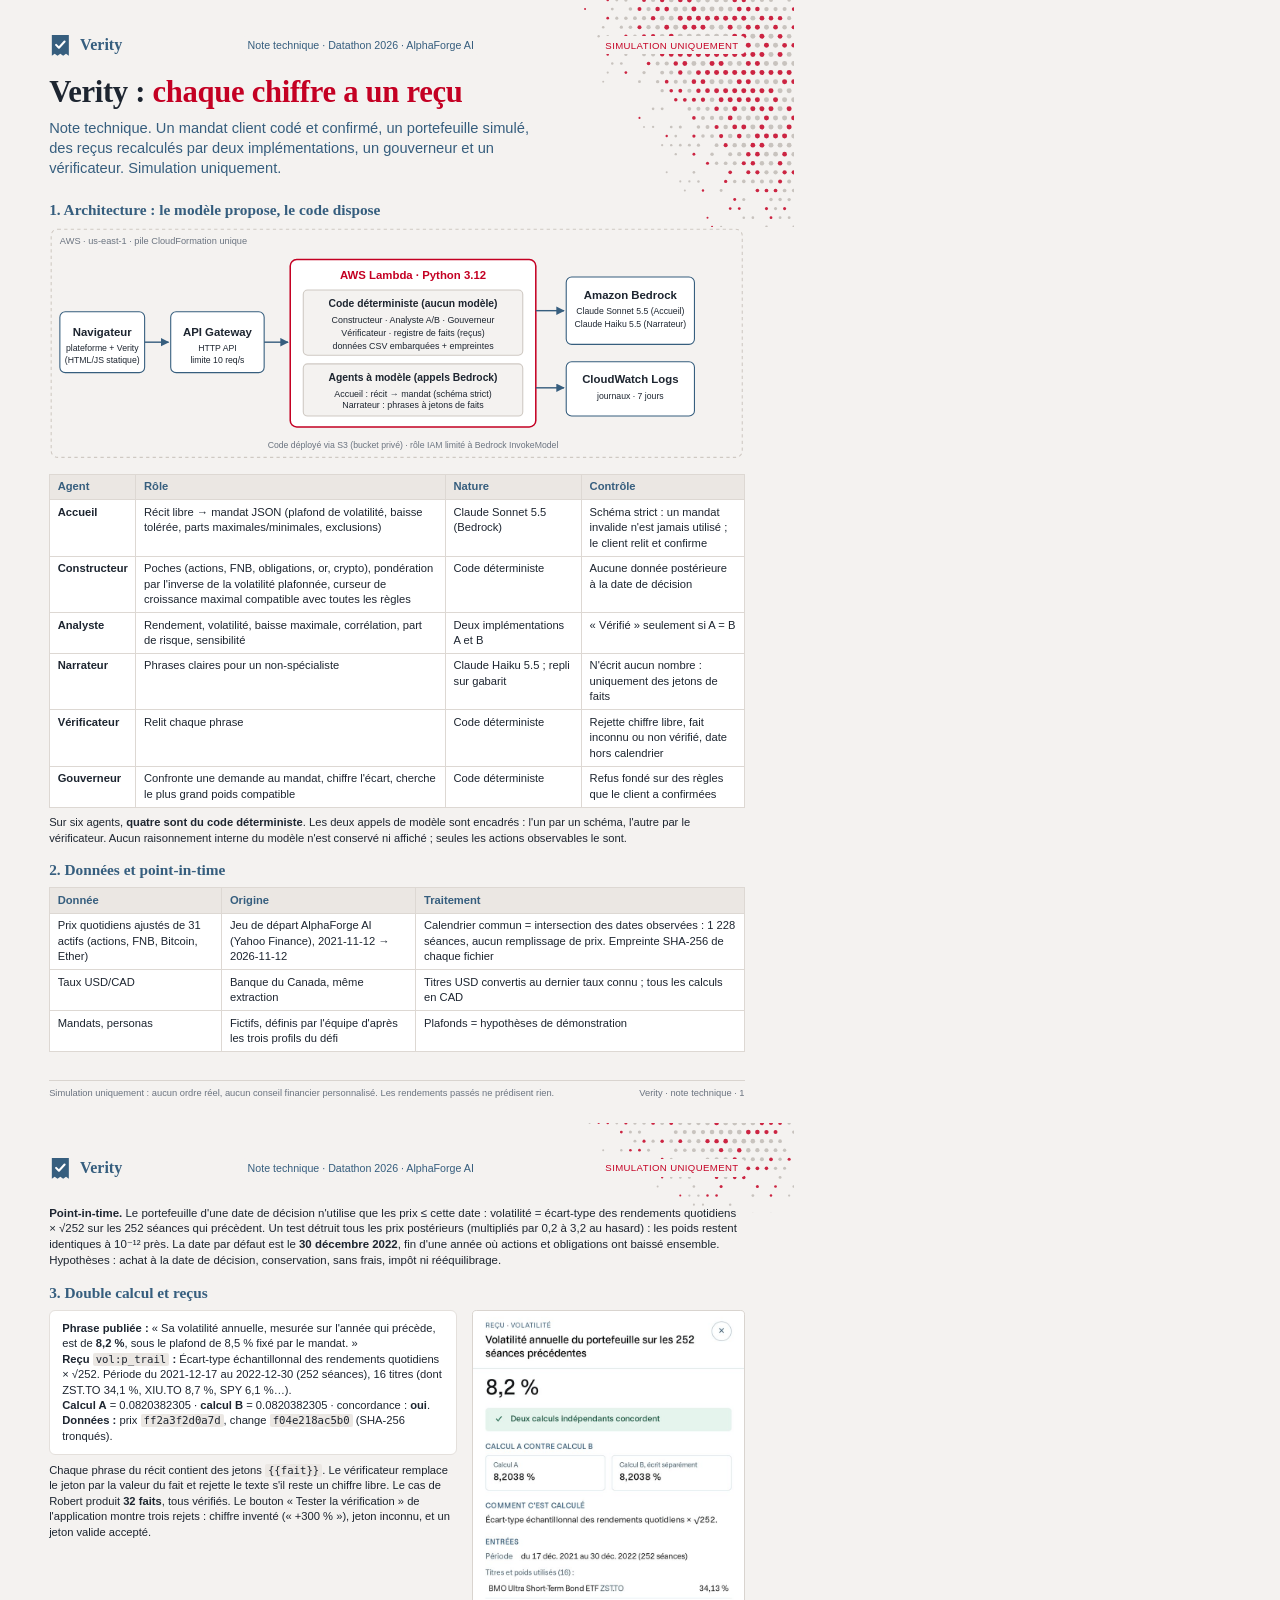
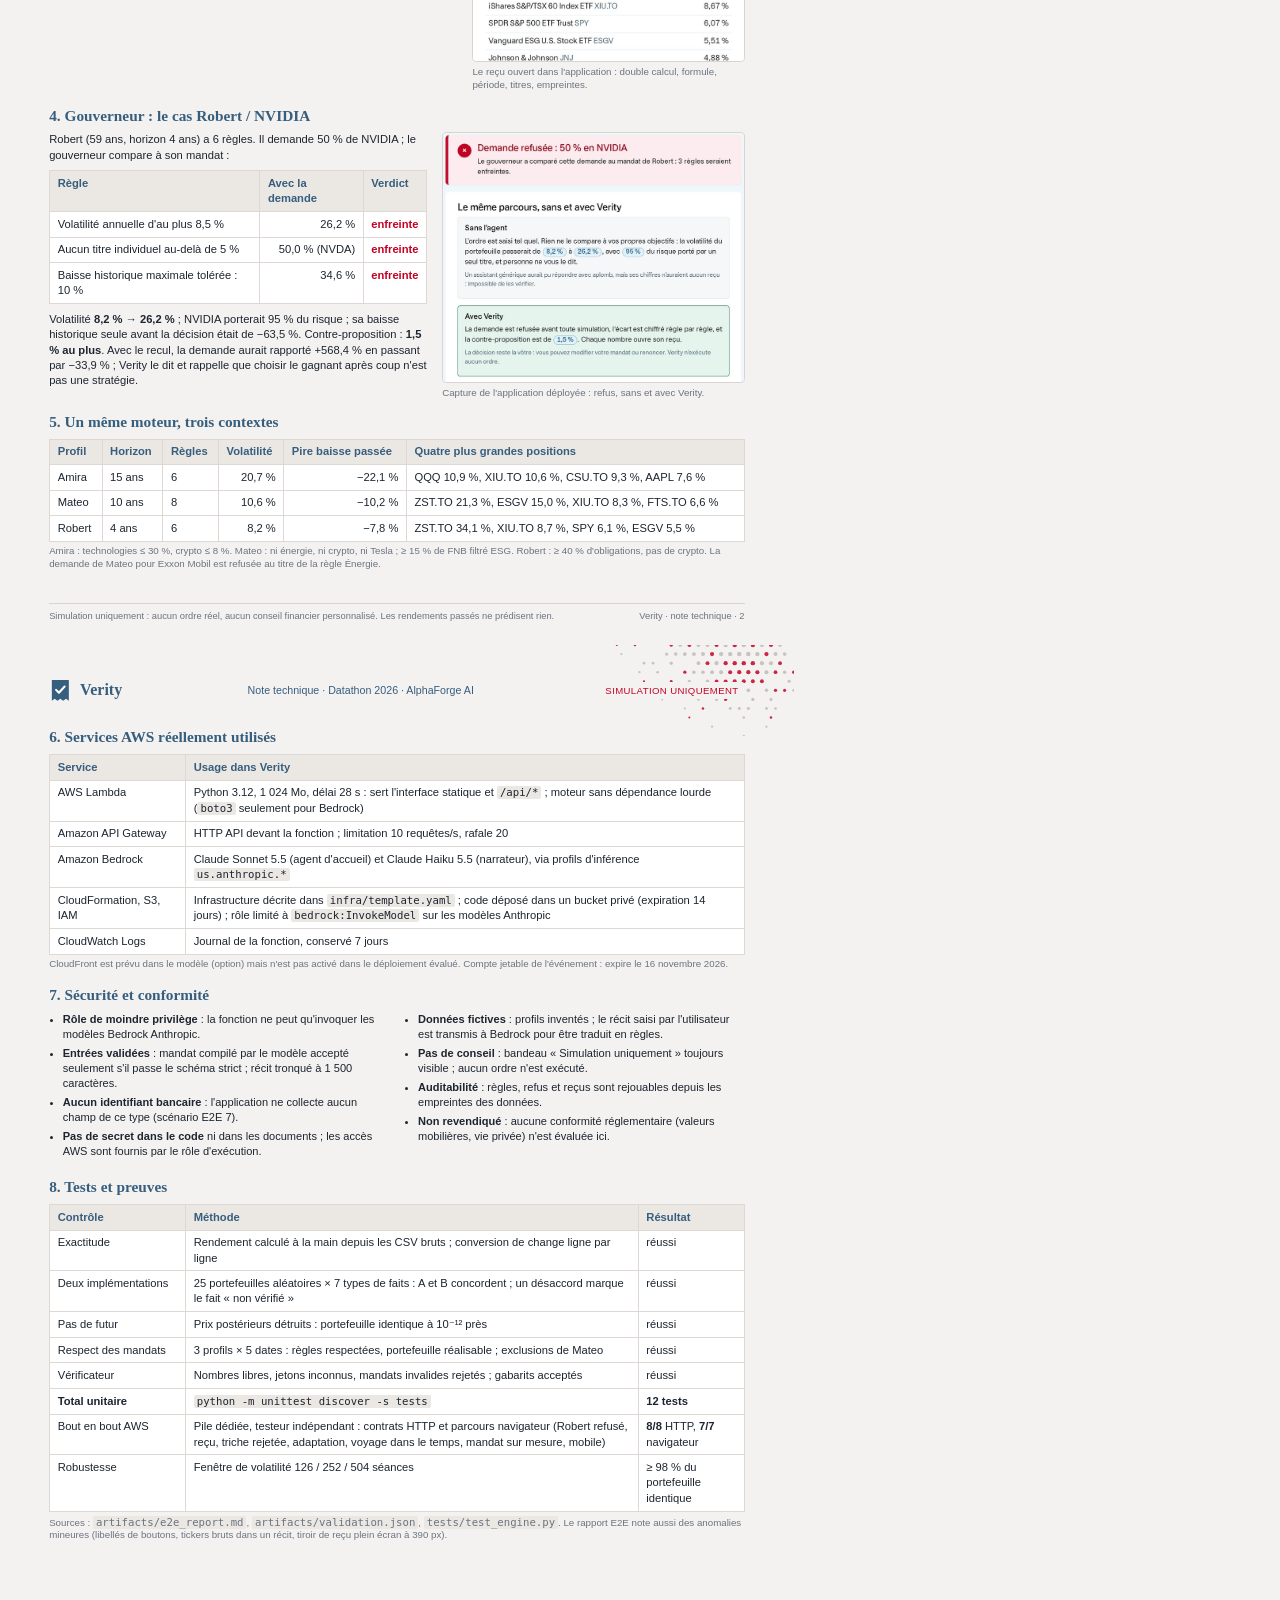
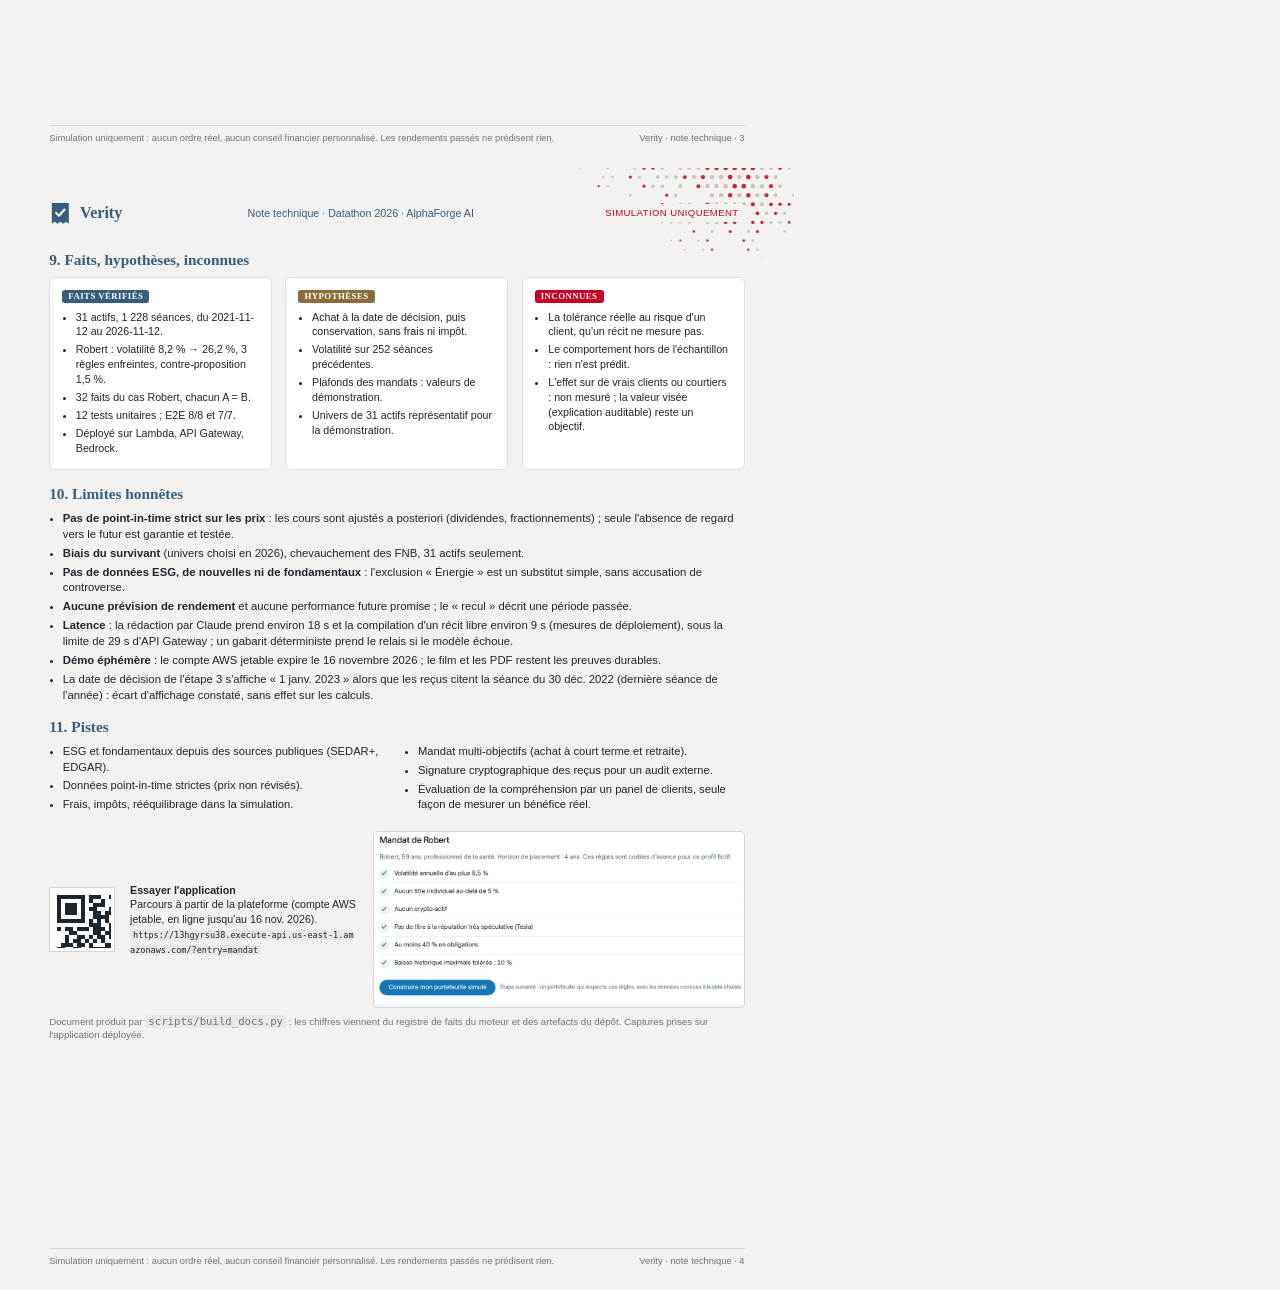
<file: docs/Verity_documentation_technique.html>
<!doctype html><meta charset='utf-8'><title>Verity — Note technique</title><style>
@font-face{font-family:NS;src:url('file:///app/workspace/sessions/plane-BOILERROOM-20-9915745d-c838-4caa-a37a-03206b46444d/verity/web/assets/fonts/NationaleSans-regular.otf');font-weight:400}
@font-face{font-family:NS;src:url('file:///app/workspace/sessions/plane-BOILERROOM-20-9915745d-c838-4caa-a37a-03206b46444d/verity/web/assets/fonts/NationaleSans-medium.otf');font-weight:500}
@font-face{font-family:NS;src:url('file:///app/workspace/sessions/plane-BOILERROOM-20-9915745d-c838-4caa-a37a-03206b46444d/verity/web/assets/fonts/NationaleSans-bold.otf');font-weight:700}
@page{size:A4;margin:0}
*{box-sizing:border-box} html,body{margin:0;background:#f4f2f0}
body{font:400 9pt/1.38 NS,Roboto,Arial,sans-serif;color:#1d2530}
.page{width:210mm;height:297mm;position:relative;overflow:hidden;page-break-after:always;background:#f4f2f0}
.page:last-child{page-break-after:auto}
.dots{position:absolute;left:0;top:0;pointer-events:none}
.top{position:absolute;left:13mm;right:13mm;top:9mm;display:flex;align-items:center;justify-content:space-between;font-size:8pt;color:#365e7e}
.brand{display:flex;align-items:center;gap:2.2mm;font:700 12pt NS;color:#365e7e}
.brand svg{width:6mm;height:6mm}
.top>div:not(.brand){background:#f4f2f0;padding:.6mm 1.6mm;border-radius:1mm} .sim{font-weight:500;letter-spacing:.04em;text-transform:uppercase;color:#c40023;font-size:7.2pt}
.body{position:absolute;left:13mm;right:13mm;top:20mm}
h1{font:700 27pt/1.05 NS;color:#1d2530;margin:0 0 3mm;letter-spacing:-.01em} h1 em{font-style:normal;color:#c40023}
h2{font:700 11.5pt/1.2 NS;color:#365e7e;margin:0 0 2mm} h3{font:700 8.6pt/1.2 NS;color:#365e7e;margin:0 0 1mm;text-transform:uppercase;letter-spacing:.05em}
p{margin:0 0 1.8mm} .lead{font-size:11pt;line-height:1.35;color:#365e7e;max-width:118mm}
.card{background:#fff;border:.25mm solid #e4e0dc;border-radius:1.6mm;padding:2.6mm 3.2mm}
.k{border-top:.7mm solid #c40023}
.cols2{display:grid;grid-template-columns:1fr 1fr;gap:4mm} .cols3{display:grid;grid-template-columns:repeat(3,1fr);gap:3.5mm} .cols4{display:grid;grid-template-columns:repeat(4,1fr);gap:3mm}
ul{margin:0;padding:0 0 0 3.6mm} li{margin:0 0 .9mm}
table{border-collapse:collapse;width:100%;font-size:8.4pt;background:#fff} th{background:#ebe7e3;color:#365e7e;text-align:left;font-weight:700} td,th{border:.2mm solid #ddd8d3;padding:1.2mm 2mm;vertical-align:top}
code{font:400 8pt 'JetBrains Mono','DejaVu Sans Mono',monospace;background:#ebe7e3;padding:0 .8mm;border-radius:.5mm}
.foot{position:absolute;left:13mm;right:13mm;bottom:6mm;display:flex;justify-content:space-between;font-size:7pt;color:#6b7480;border-top:.2mm solid #d9d4cf;padding-top:1.5mm}
.tag{display:inline-block;font:700 6.6pt NS;letter-spacing:.05em;text-transform:uppercase;padding:.3mm 1.6mm;border-radius:.8mm;color:#fff}
.f{background:#365e7e} .h{background:#8a6d3b} .u{background:#c40023}
.shot{border:.25mm solid #d9d4cf;border-radius:1.2mm;overflow:hidden;background:#fff} .shot img{display:block;width:100%} .shot[style*="height"] img{height:100%;object-fit:cover;object-position:top left}
.cap{font-size:7.3pt;color:#6b7480;margin-top:1mm;line-height:1.3}
</style><div class="page"><svg class="dots" width="210mm" height="60mm" viewBox="0 0 210 60"><circle cx="160.80" cy="0.00" r="0.35" fill="#c40023" fill-opacity="0.85"/><circle cx="163.20" cy="0.00" r="0.39" fill="#aaa39d" fill-opacity="0.6"/><circle cx="165.60" cy="0.00" r="0.44" fill="#aaa39d" fill-opacity="0.6"/><circle cx="170.40" cy="0.00" r="0.52" fill="#c40023" fill-opacity="0.85"/><circle cx="172.80" cy="0.00" r="0.56" fill="#aaa39d" fill-opacity="0.6"/><circle cx="175.20" cy="0.00" r="0.58" fill="#c40023" fill-opacity="0.85"/><circle cx="177.60" cy="0.00" r="0.61" fill="#aaa39d" fill-opacity="0.6"/><circle cx="180.00" cy="0.00" r="0.62" fill="#c40023" fill-opacity="0.85"/><circle cx="182.40" cy="0.00" r="0.63" fill="#c40023" fill-opacity="0.85"/><circle cx="184.80" cy="0.00" r="0.63" fill="#aaa39d" fill-opacity="0.6"/><circle cx="187.20" cy="0.00" r="0.63" fill="#aaa39d" fill-opacity="0.6"/><circle cx="189.60" cy="0.00" r="0.62" fill="#aaa39d" fill-opacity="0.6"/><circle cx="192.00" cy="0.00" r="0.61" fill="#aaa39d" fill-opacity="0.6"/><circle cx="194.40" cy="0.00" r="0.60" fill="#c40023" fill-opacity="0.85"/><circle cx="196.80" cy="0.00" r="0.58" fill="#c40023" fill-opacity="0.85"/><circle cx="199.20" cy="0.00" r="0.57" fill="#aaa39d" fill-opacity="0.6"/><circle cx="201.60" cy="0.00" r="0.55" fill="#aaa39d" fill-opacity="0.6"/><circle cx="204.00" cy="0.00" r="0.53" fill="#aaa39d" fill-opacity="0.6"/><circle cx="208.80" cy="0.00" r="0.48" fill="#aaa39d" fill-opacity="0.6"/><circle cx="154.80" cy="2.40" r="0.27" fill="#c40023" fill-opacity="0.85"/><circle cx="162.00" cy="2.40" r="0.38" fill="#aaa39d" fill-opacity="0.6"/><circle cx="166.80" cy="2.40" r="0.47" fill="#aaa39d" fill-opacity="0.6"/><circle cx="169.20" cy="2.40" r="0.52" fill="#c40023" fill-opacity="0.85"/><circle cx="171.60" cy="2.40" r="0.56" fill="#aaa39d" fill-opacity="0.6"/><circle cx="174.00" cy="2.40" r="0.59" fill="#c40023" fill-opacity="0.85"/><circle cx="176.40" cy="2.40" r="0.62" fill="#c40023" fill-opacity="0.85"/><circle cx="178.80" cy="2.40" r="0.64" fill="#aaa39d" fill-opacity="0.6"/><circle cx="181.20" cy="2.40" r="0.66" fill="#aaa39d" fill-opacity="0.6"/><circle cx="183.60" cy="2.40" r="0.66" fill="#c40023" fill-opacity="0.85"/><circle cx="186.00" cy="2.40" r="0.66" fill="#aaa39d" fill-opacity="0.6"/><circle cx="188.40" cy="2.40" r="0.66" fill="#aaa39d" fill-opacity="0.6"/><circle cx="190.80" cy="2.40" r="0.65" fill="#aaa39d" fill-opacity="0.6"/><circle cx="193.20" cy="2.40" r="0.64" fill="#aaa39d" fill-opacity="0.6"/><circle cx="195.60" cy="2.40" r="0.63" fill="#c40023" fill-opacity="0.85"/><circle cx="198.00" cy="2.40" r="0.62" fill="#c40023" fill-opacity="0.85"/><circle cx="200.40" cy="2.40" r="0.60" fill="#c40023" fill-opacity="0.85"/><circle cx="202.80" cy="2.40" r="0.58" fill="#aaa39d" fill-opacity="0.6"/><circle cx="205.20" cy="2.40" r="0.55" fill="#aaa39d" fill-opacity="0.6"/><circle cx="207.60" cy="2.40" r="0.53" fill="#aaa39d" fill-opacity="0.6"/><circle cx="210.00" cy="2.40" r="0.50" fill="#c40023" fill-opacity="0.85"/><circle cx="160.80" cy="4.80" r="0.36" fill="#c40023" fill-opacity="0.85"/><circle cx="163.20" cy="4.80" r="0.41" fill="#aaa39d" fill-opacity="0.6"/><circle cx="165.60" cy="4.80" r="0.46" fill="#aaa39d" fill-opacity="0.6"/><circle cx="168.00" cy="4.80" r="0.50" fill="#aaa39d" fill-opacity="0.6"/><circle cx="170.40" cy="4.80" r="0.55" fill="#aaa39d" fill-opacity="0.6"/><circle cx="172.80" cy="4.80" r="0.59" fill="#c40023" fill-opacity="0.85"/><circle cx="175.20" cy="4.80" r="0.62" fill="#aaa39d" fill-opacity="0.6"/><circle cx="177.60" cy="4.80" r="0.65" fill="#aaa39d" fill-opacity="0.6"/><circle cx="180.00" cy="4.80" r="0.66" fill="#c40023" fill-opacity="0.85"/><circle cx="182.40" cy="4.80" r="0.66" fill="#c40023" fill-opacity="0.85"/><circle cx="184.80" cy="4.80" r="0.66" fill="#c40023" fill-opacity="0.85"/><circle cx="187.20" cy="4.80" r="0.66" fill="#c40023" fill-opacity="0.85"/><circle cx="189.60" cy="4.80" r="0.66" fill="#c40023" fill-opacity="0.85"/><circle cx="192.00" cy="4.80" r="0.66" fill="#c40023" fill-opacity="0.85"/><circle cx="194.40" cy="4.80" r="0.66" fill="#c40023" fill-opacity="0.85"/><circle cx="196.80" cy="4.80" r="0.66" fill="#c40023" fill-opacity="0.85"/><circle cx="199.20" cy="4.80" r="0.65" fill="#aaa39d" fill-opacity="0.6"/><circle cx="201.60" cy="4.80" r="0.63" fill="#c40023" fill-opacity="0.85"/><circle cx="204.00" cy="4.80" r="0.60" fill="#c40023" fill-opacity="0.85"/><circle cx="206.40" cy="4.80" r="0.58" fill="#c40023" fill-opacity="0.85"/><circle cx="208.80" cy="4.80" r="0.54" fill="#aaa39d" fill-opacity="0.6"/><circle cx="159.60" cy="7.20" r="0.34" fill="#aaa39d" fill-opacity="0.6"/><circle cx="164.40" cy="7.20" r="0.43" fill="#aaa39d" fill-opacity="0.6"/><circle cx="166.80" cy="7.20" r="0.48" fill="#aaa39d" fill-opacity="0.6"/><circle cx="169.20" cy="7.20" r="0.53" fill="#c40023" fill-opacity="0.85"/><circle cx="171.60" cy="7.20" r="0.57" fill="#aaa39d" fill-opacity="0.6"/><circle cx="174.00" cy="7.20" r="0.61" fill="#aaa39d" fill-opacity="0.6"/><circle cx="176.40" cy="7.20" r="0.64" fill="#c40023" fill-opacity="0.85"/><circle cx="178.80" cy="7.20" r="0.66" fill="#aaa39d" fill-opacity="0.6"/><circle cx="181.20" cy="7.20" r="0.66" fill="#c40023" fill-opacity="0.85"/><circle cx="183.60" cy="7.20" r="0.66" fill="#c40023" fill-opacity="0.85"/><circle cx="186.00" cy="7.20" r="0.66" fill="#c40023" fill-opacity="0.85"/><circle cx="188.40" cy="7.20" r="0.66" fill="#aaa39d" fill-opacity="0.6"/><circle cx="190.80" cy="7.20" r="0.66" fill="#aaa39d" fill-opacity="0.6"/><circle cx="193.20" cy="7.20" r="0.66" fill="#c40023" fill-opacity="0.85"/><circle cx="195.60" cy="7.20" r="0.66" fill="#aaa39d" fill-opacity="0.6"/><circle cx="198.00" cy="7.20" r="0.66" fill="#c40023" fill-opacity="0.85"/><circle cx="200.40" cy="7.20" r="0.66" fill="#c40023" fill-opacity="0.85"/><circle cx="202.80" cy="7.20" r="0.65" fill="#aaa39d" fill-opacity="0.6"/><circle cx="205.20" cy="7.20" r="0.62" fill="#c40023" fill-opacity="0.85"/><circle cx="207.60" cy="7.20" r="0.59" fill="#aaa39d" fill-opacity="0.6"/><circle cx="210.00" cy="7.20" r="0.55" fill="#c40023" fill-opacity="0.85"/><circle cx="158.40" cy="9.60" r="0.31" fill="#aaa39d" fill-opacity="0.6"/><circle cx="160.80" cy="9.60" r="0.35" fill="#aaa39d" fill-opacity="0.6"/><circle cx="165.60" cy="9.60" r="0.44" fill="#c40023" fill-opacity="0.85"/><circle cx="168.00" cy="9.60" r="0.49" fill="#aaa39d" fill-opacity="0.6"/><circle cx="170.40" cy="9.60" r="0.54" fill="#c40023" fill-opacity="0.85"/><circle cx="172.80" cy="9.60" r="0.58" fill="#c40023" fill-opacity="0.85"/><circle cx="175.20" cy="9.60" r="0.62" fill="#aaa39d" fill-opacity="0.6"/><circle cx="177.60" cy="9.60" r="0.65" fill="#c40023" fill-opacity="0.85"/><circle cx="180.00" cy="9.60" r="0.66" fill="#aaa39d" fill-opacity="0.6"/><circle cx="182.40" cy="9.60" r="0.66" fill="#aaa39d" fill-opacity="0.6"/><circle cx="184.80" cy="9.60" r="0.66" fill="#aaa39d" fill-opacity="0.6"/><circle cx="187.20" cy="9.60" r="0.66" fill="#aaa39d" fill-opacity="0.6"/><circle cx="189.60" cy="9.60" r="0.66" fill="#aaa39d" fill-opacity="0.6"/><circle cx="192.00" cy="9.60" r="0.66" fill="#aaa39d" fill-opacity="0.6"/><circle cx="194.40" cy="9.60" r="0.66" fill="#c40023" fill-opacity="0.85"/><circle cx="196.80" cy="9.60" r="0.66" fill="#c40023" fill-opacity="0.85"/><circle cx="199.20" cy="9.60" r="0.66" fill="#aaa39d" fill-opacity="0.6"/><circle cx="201.60" cy="9.60" r="0.66" fill="#c40023" fill-opacity="0.85"/><circle cx="204.00" cy="9.60" r="0.66" fill="#aaa39d" fill-opacity="0.6"/><circle cx="206.40" cy="9.60" r="0.63" fill="#c40023" fill-opacity="0.85"/><circle cx="208.80" cy="9.60" r="0.60" fill="#aaa39d" fill-opacity="0.6"/><circle cx="159.60" cy="12.00" r="0.32" fill="#aaa39d" fill-opacity="0.6"/><circle cx="164.40" cy="12.00" r="0.41" fill="#aaa39d" fill-opacity="0.6"/><circle cx="169.20" cy="12.00" r="0.50" fill="#c40023" fill-opacity="0.85"/><circle cx="171.60" cy="12.00" r="0.54" fill="#aaa39d" fill-opacity="0.6"/><circle cx="174.00" cy="12.00" r="0.58" fill="#aaa39d" fill-opacity="0.6"/><circle cx="176.40" cy="12.00" r="0.62" fill="#c40023" fill-opacity="0.85"/><circle cx="178.80" cy="12.00" r="0.65" fill="#aaa39d" fill-opacity="0.6"/><circle cx="181.20" cy="12.00" r="0.66" fill="#c40023" fill-opacity="0.85"/><circle cx="183.60" cy="12.00" r="0.66" fill="#aaa39d" fill-opacity="0.6"/><circle cx="186.00" cy="12.00" r="0.66" fill="#c40023" fill-opacity="0.85"/><circle cx="188.40" cy="12.00" r="0.66" fill="#aaa39d" fill-opacity="0.6"/><circle cx="190.80" cy="12.00" r="0.66" fill="#c40023" fill-opacity="0.85"/><circle cx="193.20" cy="12.00" r="0.66" fill="#aaa39d" fill-opacity="0.6"/><circle cx="195.60" cy="12.00" r="0.66" fill="#c40023" fill-opacity="0.85"/><circle cx="198.00" cy="12.00" r="0.66" fill="#c40023" fill-opacity="0.85"/><circle cx="200.40" cy="12.00" r="0.66" fill="#aaa39d" fill-opacity="0.6"/><circle cx="202.80" cy="12.00" r="0.66" fill="#c40023" fill-opacity="0.85"/><circle cx="205.20" cy="12.00" r="0.66" fill="#aaa39d" fill-opacity="0.6"/><circle cx="207.60" cy="12.00" r="0.63" fill="#c40023" fill-opacity="0.85"/><circle cx="210.00" cy="12.00" r="0.60" fill="#c40023" fill-opacity="0.85"/><circle cx="160.80" cy="14.40" r="0.33" fill="#c40023" fill-opacity="0.85"/><circle cx="165.60" cy="14.40" r="0.41" fill="#aaa39d" fill-opacity="0.6"/><circle cx="170.40" cy="14.40" r="0.49" fill="#aaa39d" fill-opacity="0.6"/><circle cx="172.80" cy="14.40" r="0.53" fill="#aaa39d" fill-opacity="0.6"/><circle cx="175.20" cy="14.40" r="0.57" fill="#c40023" fill-opacity="0.85"/><circle cx="177.60" cy="14.40" r="0.61" fill="#c40023" fill-opacity="0.85"/><circle cx="180.00" cy="14.40" r="0.64" fill="#c40023" fill-opacity="0.85"/><circle cx="182.40" cy="14.40" r="0.66" fill="#c40023" fill-opacity="0.85"/><circle cx="184.80" cy="14.40" r="0.66" fill="#c40023" fill-opacity="0.85"/><circle cx="187.20" cy="14.40" r="0.66" fill="#c40023" fill-opacity="0.85"/><circle cx="189.60" cy="14.40" r="0.66" fill="#c40023" fill-opacity="0.85"/><circle cx="192.00" cy="14.40" r="0.66" fill="#c40023" fill-opacity="0.85"/><circle cx="194.40" cy="14.40" r="0.66" fill="#c40023" fill-opacity="0.85"/><circle cx="196.80" cy="14.40" r="0.66" fill="#c40023" fill-opacity="0.85"/><circle cx="199.20" cy="14.40" r="0.66" fill="#c40023" fill-opacity="0.85"/><circle cx="201.60" cy="14.40" r="0.66" fill="#c40023" fill-opacity="0.85"/><circle cx="204.00" cy="14.40" r="0.66" fill="#aaa39d" fill-opacity="0.6"/><circle cx="206.40" cy="14.40" r="0.66" fill="#c40023" fill-opacity="0.85"/><circle cx="208.80" cy="14.40" r="0.63" fill="#aaa39d" fill-opacity="0.6"/><circle cx="162.00" cy="16.80" r="0.33" fill="#aaa39d" fill-opacity="0.6"/><circle cx="164.40" cy="16.80" r="0.36" fill="#aaa39d" fill-opacity="0.6"/><circle cx="171.60" cy="16.80" r="0.48" fill="#c40023" fill-opacity="0.85"/><circle cx="174.00" cy="16.80" r="0.52" fill="#aaa39d" fill-opacity="0.6"/><circle cx="176.40" cy="16.80" r="0.56" fill="#aaa39d" fill-opacity="0.6"/><circle cx="178.80" cy="16.80" r="0.59" fill="#c40023" fill-opacity="0.85"/><circle cx="181.20" cy="16.80" r="0.63" fill="#c40023" fill-opacity="0.85"/><circle cx="183.60" cy="16.80" r="0.65" fill="#aaa39d" fill-opacity="0.6"/><circle cx="186.00" cy="16.80" r="0.66" fill="#aaa39d" fill-opacity="0.6"/><circle cx="188.40" cy="16.80" r="0.66" fill="#c40023" fill-opacity="0.85"/><circle cx="190.80" cy="16.80" r="0.66" fill="#c40023" fill-opacity="0.85"/><circle cx="193.20" cy="16.80" r="0.66" fill="#aaa39d" fill-opacity="0.6"/><circle cx="195.60" cy="16.80" r="0.66" fill="#aaa39d" fill-opacity="0.6"/><circle cx="198.00" cy="16.80" r="0.66" fill="#c40023" fill-opacity="0.85"/><circle cx="200.40" cy="16.80" r="0.66" fill="#c40023" fill-opacity="0.85"/><circle cx="202.80" cy="16.80" r="0.66" fill="#aaa39d" fill-opacity="0.6"/><circle cx="205.20" cy="16.80" r="0.66" fill="#aaa39d" fill-opacity="0.6"/><circle cx="207.60" cy="16.80" r="0.66" fill="#aaa39d" fill-opacity="0.6"/><circle cx="210.00" cy="16.80" r="0.63" fill="#aaa39d" fill-opacity="0.6"/><circle cx="160.80" cy="19.20" r="0.29" fill="#aaa39d" fill-opacity="0.6"/><circle cx="165.60" cy="19.20" r="0.36" fill="#c40023" fill-opacity="0.85"/><circle cx="170.40" cy="19.20" r="0.43" fill="#aaa39d" fill-opacity="0.6"/><circle cx="175.20" cy="19.20" r="0.51" fill="#aaa39d" fill-opacity="0.6"/><circle cx="177.60" cy="19.20" r="0.54" fill="#aaa39d" fill-opacity="0.6"/><circle cx="180.00" cy="19.20" r="0.58" fill="#c40023" fill-opacity="0.85"/><circle cx="182.40" cy="19.20" r="0.61" fill="#aaa39d" fill-opacity="0.6"/><circle cx="184.80" cy="19.20" r="0.64" fill="#c40023" fill-opacity="0.85"/><circle cx="187.20" cy="19.20" r="0.66" fill="#c40023" fill-opacity="0.85"/><circle cx="189.60" cy="19.20" r="0.66" fill="#c40023" fill-opacity="0.85"/><circle cx="192.00" cy="19.20" r="0.66" fill="#c40023" fill-opacity="0.85"/><circle cx="194.40" cy="19.20" r="0.66" fill="#c40023" fill-opacity="0.85"/><circle cx="196.80" cy="19.20" r="0.66" fill="#c40023" fill-opacity="0.85"/><circle cx="199.20" cy="19.20" r="0.66" fill="#c40023" fill-opacity="0.85"/><circle cx="201.60" cy="19.20" r="0.66" fill="#c40023" fill-opacity="0.85"/><circle cx="204.00" cy="19.20" r="0.66" fill="#c40023" fill-opacity="0.85"/><circle cx="206.40" cy="19.20" r="0.66" fill="#c40023" fill-opacity="0.85"/><circle cx="208.80" cy="19.20" r="0.66" fill="#c40023" fill-opacity="0.85"/><circle cx="159.60" cy="21.60" r="0.26" fill="#aaa39d" fill-opacity="0.6"/><circle cx="169.20" cy="21.60" r="0.38" fill="#aaa39d" fill-opacity="0.6"/><circle cx="174.00" cy="21.60" r="0.45" fill="#aaa39d" fill-opacity="0.6"/><circle cx="176.40" cy="21.60" r="0.49" fill="#c40023" fill-opacity="0.85"/><circle cx="178.80" cy="21.60" r="0.53" fill="#aaa39d" fill-opacity="0.6"/><circle cx="181.20" cy="21.60" r="0.56" fill="#aaa39d" fill-opacity="0.6"/><circle cx="183.60" cy="21.60" r="0.60" fill="#c40023" fill-opacity="0.85"/><circle cx="186.00" cy="21.60" r="0.63" fill="#c40023" fill-opacity="0.85"/><circle cx="188.40" cy="21.60" r="0.66" fill="#aaa39d" fill-opacity="0.6"/><circle cx="190.80" cy="21.60" r="0.66" fill="#aaa39d" fill-opacity="0.6"/><circle cx="193.20" cy="21.60" r="0.66" fill="#aaa39d" fill-opacity="0.6"/><circle cx="195.60" cy="21.60" r="0.66" fill="#c40023" fill-opacity="0.85"/><circle cx="198.00" cy="21.60" r="0.66" fill="#c40023" fill-opacity="0.85"/><circle cx="200.40" cy="21.60" r="0.66" fill="#aaa39d" fill-opacity="0.6"/><circle cx="202.80" cy="21.60" r="0.66" fill="#aaa39d" fill-opacity="0.6"/><circle cx="205.20" cy="21.60" r="0.66" fill="#aaa39d" fill-opacity="0.6"/><circle cx="207.60" cy="21.60" r="0.66" fill="#c40023" fill-opacity="0.85"/><circle cx="210.00" cy="21.60" r="0.64" fill="#c40023" fill-opacity="0.85"/><circle cx="175.20" cy="24.00" r="0.44" fill="#aaa39d" fill-opacity="0.6"/><circle cx="177.60" cy="24.00" r="0.47" fill="#c40023" fill-opacity="0.85"/><circle cx="180.00" cy="24.00" r="0.51" fill="#c40023" fill-opacity="0.85"/><circle cx="182.40" cy="24.00" r="0.55" fill="#aaa39d" fill-opacity="0.6"/><circle cx="184.80" cy="24.00" r="0.58" fill="#c40023" fill-opacity="0.85"/><circle cx="187.20" cy="24.00" r="0.62" fill="#c40023" fill-opacity="0.85"/><circle cx="189.60" cy="24.00" r="0.65" fill="#c40023" fill-opacity="0.85"/><circle cx="192.00" cy="24.00" r="0.66" fill="#c40023" fill-opacity="0.85"/><circle cx="194.40" cy="24.00" r="0.66" fill="#c40023" fill-opacity="0.85"/><circle cx="196.80" cy="24.00" r="0.66" fill="#c40023" fill-opacity="0.85"/><circle cx="199.20" cy="24.00" r="0.66" fill="#c40023" fill-opacity="0.85"/><circle cx="201.60" cy="24.00" r="0.66" fill="#c40023" fill-opacity="0.85"/><circle cx="204.00" cy="24.00" r="0.66" fill="#c40023" fill-opacity="0.85"/><circle cx="206.40" cy="24.00" r="0.66" fill="#aaa39d" fill-opacity="0.6"/><circle cx="208.80" cy="24.00" r="0.66" fill="#aaa39d" fill-opacity="0.6"/><circle cx="178.80" cy="26.40" r="0.46" fill="#c40023" fill-opacity="0.85"/><circle cx="181.20" cy="26.40" r="0.50" fill="#c40023" fill-opacity="0.85"/><circle cx="183.60" cy="26.40" r="0.54" fill="#c40023" fill-opacity="0.85"/><circle cx="186.00" cy="26.40" r="0.57" fill="#c40023" fill-opacity="0.85"/><circle cx="188.40" cy="26.40" r="0.61" fill="#aaa39d" fill-opacity="0.6"/><circle cx="190.80" cy="26.40" r="0.64" fill="#c40023" fill-opacity="0.85"/><circle cx="193.20" cy="26.40" r="0.66" fill="#c40023" fill-opacity="0.85"/><circle cx="195.60" cy="26.40" r="0.66" fill="#c40023" fill-opacity="0.85"/><circle cx="198.00" cy="26.40" r="0.66" fill="#c40023" fill-opacity="0.85"/><circle cx="200.40" cy="26.40" r="0.66" fill="#c40023" fill-opacity="0.85"/><circle cx="202.80" cy="26.40" r="0.66" fill="#aaa39d" fill-opacity="0.6"/><circle cx="205.20" cy="26.40" r="0.66" fill="#c40023" fill-opacity="0.85"/><circle cx="207.60" cy="26.40" r="0.66" fill="#aaa39d" fill-opacity="0.6"/><circle cx="210.00" cy="26.40" r="0.65" fill="#aaa39d" fill-opacity="0.6"/><circle cx="172.80" cy="28.80" r="0.34" fill="#aaa39d" fill-opacity="0.6"/><circle cx="175.20" cy="28.80" r="0.38" fill="#aaa39d" fill-opacity="0.6"/><circle cx="182.40" cy="28.80" r="0.49" fill="#aaa39d" fill-opacity="0.6"/><circle cx="184.80" cy="28.80" r="0.53" fill="#aaa39d" fill-opacity="0.6"/><circle cx="187.20" cy="28.80" r="0.57" fill="#aaa39d" fill-opacity="0.6"/><circle cx="189.60" cy="28.80" r="0.60" fill="#c40023" fill-opacity="0.85"/><circle cx="192.00" cy="28.80" r="0.64" fill="#aaa39d" fill-opacity="0.6"/><circle cx="194.40" cy="28.80" r="0.66" fill="#c40023" fill-opacity="0.85"/><circle cx="196.80" cy="28.80" r="0.66" fill="#aaa39d" fill-opacity="0.6"/><circle cx="199.20" cy="28.80" r="0.66" fill="#c40023" fill-opacity="0.85"/><circle cx="201.60" cy="28.80" r="0.66" fill="#c40023" fill-opacity="0.85"/><circle cx="204.00" cy="28.80" r="0.66" fill="#c40023" fill-opacity="0.85"/><circle cx="206.40" cy="28.80" r="0.66" fill="#aaa39d" fill-opacity="0.6"/><circle cx="208.80" cy="28.80" r="0.66" fill="#c40023" fill-opacity="0.85"/><circle cx="169.20" cy="31.20" r="0.28" fill="#c40023" fill-opacity="0.85"/><circle cx="183.60" cy="31.20" r="0.48" fill="#c40023" fill-opacity="0.85"/><circle cx="186.00" cy="31.20" r="0.52" fill="#aaa39d" fill-opacity="0.6"/><circle cx="188.40" cy="31.20" r="0.56" fill="#aaa39d" fill-opacity="0.6"/><circle cx="190.80" cy="31.20" r="0.60" fill="#aaa39d" fill-opacity="0.6"/><circle cx="193.20" cy="31.20" r="0.63" fill="#c40023" fill-opacity="0.85"/><circle cx="195.60" cy="31.20" r="0.66" fill="#aaa39d" fill-opacity="0.6"/><circle cx="198.00" cy="31.20" r="0.66" fill="#aaa39d" fill-opacity="0.6"/><circle cx="200.40" cy="31.20" r="0.66" fill="#aaa39d" fill-opacity="0.6"/><circle cx="202.80" cy="31.20" r="0.66" fill="#c40023" fill-opacity="0.85"/><circle cx="205.20" cy="31.20" r="0.66" fill="#aaa39d" fill-opacity="0.6"/><circle cx="207.60" cy="31.20" r="0.66" fill="#aaa39d" fill-opacity="0.6"/><circle cx="210.00" cy="31.20" r="0.65" fill="#c40023" fill-opacity="0.85"/><circle cx="170.40" cy="33.60" r="0.27" fill="#aaa39d" fill-opacity="0.6"/><circle cx="172.80" cy="33.60" r="0.30" fill="#aaa39d" fill-opacity="0.6"/><circle cx="177.60" cy="33.60" r="0.36" fill="#aaa39d" fill-opacity="0.6"/><circle cx="180.00" cy="33.60" r="0.40" fill="#aaa39d" fill-opacity="0.6"/><circle cx="184.80" cy="33.60" r="0.47" fill="#aaa39d" fill-opacity="0.6"/><circle cx="187.20" cy="33.60" r="0.51" fill="#aaa39d" fill-opacity="0.6"/><circle cx="189.60" cy="33.60" r="0.55" fill="#c40023" fill-opacity="0.85"/><circle cx="192.00" cy="33.60" r="0.59" fill="#aaa39d" fill-opacity="0.6"/><circle cx="194.40" cy="33.60" r="0.63" fill="#c40023" fill-opacity="0.85"/><circle cx="196.80" cy="33.60" r="0.65" fill="#c40023" fill-opacity="0.85"/><circle cx="199.20" cy="33.60" r="0.66" fill="#aaa39d" fill-opacity="0.6"/><circle cx="201.60" cy="33.60" r="0.66" fill="#c40023" fill-opacity="0.85"/><circle cx="204.00" cy="33.60" r="0.66" fill="#aaa39d" fill-opacity="0.6"/><circle cx="206.40" cy="33.60" r="0.66" fill="#aaa39d" fill-opacity="0.6"/><circle cx="208.80" cy="33.60" r="0.66" fill="#c40023" fill-opacity="0.85"/><circle cx="176.40" cy="36.00" r="0.32" fill="#c40023" fill-opacity="0.85"/><circle cx="178.80" cy="36.00" r="0.35" fill="#aaa39d" fill-opacity="0.6"/><circle cx="183.60" cy="36.00" r="0.43" fill="#c40023" fill-opacity="0.85"/><circle cx="186.00" cy="36.00" r="0.47" fill="#aaa39d" fill-opacity="0.6"/><circle cx="188.40" cy="36.00" r="0.51" fill="#aaa39d" fill-opacity="0.6"/><circle cx="190.80" cy="36.00" r="0.55" fill="#c40023" fill-opacity="0.85"/><circle cx="193.20" cy="36.00" r="0.59" fill="#aaa39d" fill-opacity="0.6"/><circle cx="195.60" cy="36.00" r="0.62" fill="#c40023" fill-opacity="0.85"/><circle cx="198.00" cy="36.00" r="0.64" fill="#aaa39d" fill-opacity="0.6"/><circle cx="200.40" cy="36.00" r="0.66" fill="#c40023" fill-opacity="0.85"/><circle cx="202.80" cy="36.00" r="0.66" fill="#c40023" fill-opacity="0.85"/><circle cx="205.20" cy="36.00" r="0.66" fill="#c40023" fill-opacity="0.85"/><circle cx="207.60" cy="36.00" r="0.66" fill="#c40023" fill-opacity="0.85"/><circle cx="210.00" cy="36.00" r="0.64" fill="#aaa39d" fill-opacity="0.6"/><circle cx="175.20" cy="38.40" r="0.29" fill="#aaa39d" fill-opacity="0.6"/><circle cx="177.60" cy="38.40" r="0.32" fill="#aaa39d" fill-opacity="0.6"/><circle cx="180.00" cy="38.40" r="0.35" fill="#aaa39d" fill-opacity="0.6"/><circle cx="182.40" cy="38.40" r="0.39" fill="#aaa39d" fill-opacity="0.6"/><circle cx="184.80" cy="38.40" r="0.42" fill="#aaa39d" fill-opacity="0.6"/><circle cx="189.60" cy="38.40" r="0.50" fill="#aaa39d" fill-opacity="0.6"/><circle cx="192.00" cy="38.40" r="0.54" fill="#c40023" fill-opacity="0.85"/><circle cx="194.40" cy="38.40" r="0.58" fill="#aaa39d" fill-opacity="0.6"/><circle cx="196.80" cy="38.40" r="0.61" fill="#aaa39d" fill-opacity="0.6"/><circle cx="199.20" cy="38.40" r="0.63" fill="#c40023" fill-opacity="0.85"/><circle cx="201.60" cy="38.40" r="0.65" fill="#c40023" fill-opacity="0.85"/><circle cx="204.00" cy="38.40" r="0.65" fill="#aaa39d" fill-opacity="0.6"/><circle cx="206.40" cy="38.40" r="0.65" fill="#aaa39d" fill-opacity="0.6"/><circle cx="208.80" cy="38.40" r="0.63" fill="#aaa39d" fill-opacity="0.6"/><circle cx="178.80" cy="40.80" r="0.31" fill="#aaa39d" fill-opacity="0.6"/><circle cx="183.60" cy="40.80" r="0.38" fill="#c40023" fill-opacity="0.85"/><circle cx="188.40" cy="40.80" r="0.46" fill="#aaa39d" fill-opacity="0.6"/><circle cx="193.20" cy="40.80" r="0.53" fill="#aaa39d" fill-opacity="0.6"/><circle cx="195.60" cy="40.80" r="0.57" fill="#aaa39d" fill-opacity="0.6"/><circle cx="198.00" cy="40.80" r="0.60" fill="#c40023" fill-opacity="0.85"/><circle cx="200.40" cy="40.80" r="0.62" fill="#c40023" fill-opacity="0.85"/><circle cx="202.80" cy="40.80" r="0.63" fill="#aaa39d" fill-opacity="0.6"/><circle cx="205.20" cy="40.80" r="0.63" fill="#aaa39d" fill-opacity="0.6"/><circle cx="207.60" cy="40.80" r="0.62" fill="#c40023" fill-opacity="0.85"/><circle cx="210.00" cy="40.80" r="0.60" fill="#aaa39d" fill-opacity="0.6"/><circle cx="187.20" cy="43.20" r="0.41" fill="#c40023" fill-opacity="0.85"/><circle cx="189.60" cy="43.20" r="0.45" fill="#aaa39d" fill-opacity="0.6"/><circle cx="192.00" cy="43.20" r="0.49" fill="#aaa39d" fill-opacity="0.6"/><circle cx="194.40" cy="43.20" r="0.52" fill="#aaa39d" fill-opacity="0.6"/><circle cx="196.80" cy="43.20" r="0.55" fill="#c40023" fill-opacity="0.85"/><circle cx="199.20" cy="43.20" r="0.58" fill="#c40023" fill-opacity="0.85"/><circle cx="201.60" cy="43.20" r="0.59" fill="#aaa39d" fill-opacity="0.6"/><circle cx="204.00" cy="43.20" r="0.60" fill="#aaa39d" fill-opacity="0.6"/><circle cx="206.40" cy="43.20" r="0.60" fill="#c40023" fill-opacity="0.85"/><circle cx="208.80" cy="43.20" r="0.59" fill="#aaa39d" fill-opacity="0.6"/><circle cx="176.40" cy="45.60" r="0.26" fill="#aaa39d" fill-opacity="0.6"/><circle cx="183.60" cy="45.60" r="0.34" fill="#aaa39d" fill-opacity="0.6"/><circle cx="193.20" cy="45.60" r="0.48" fill="#c40023" fill-opacity="0.85"/><circle cx="198.00" cy="45.60" r="0.53" fill="#c40023" fill-opacity="0.85"/><circle cx="200.40" cy="45.60" r="0.55" fill="#c40023" fill-opacity="0.85"/><circle cx="202.80" cy="45.60" r="0.56" fill="#aaa39d" fill-opacity="0.6"/><circle cx="205.20" cy="45.60" r="0.57" fill="#aaa39d" fill-opacity="0.6"/><circle cx="207.60" cy="45.60" r="0.56" fill="#c40023" fill-opacity="0.85"/><circle cx="210.00" cy="45.60" r="0.55" fill="#c40023" fill-opacity="0.85"/><circle cx="180.00" cy="48.00" r="0.28" fill="#aaa39d" fill-opacity="0.6"/><circle cx="182.40" cy="48.00" r="0.30" fill="#aaa39d" fill-opacity="0.6"/><circle cx="184.80" cy="48.00" r="0.33" fill="#aaa39d" fill-opacity="0.6"/><circle cx="192.00" cy="48.00" r="0.43" fill="#c40023" fill-opacity="0.85"/><circle cx="194.40" cy="48.00" r="0.46" fill="#aaa39d" fill-opacity="0.6"/><circle cx="196.80" cy="48.00" r="0.48" fill="#aaa39d" fill-opacity="0.6"/><circle cx="199.20" cy="48.00" r="0.51" fill="#aaa39d" fill-opacity="0.6"/><circle cx="201.60" cy="48.00" r="0.52" fill="#aaa39d" fill-opacity="0.6"/><circle cx="204.00" cy="48.00" r="0.53" fill="#aaa39d" fill-opacity="0.6"/><circle cx="206.40" cy="48.00" r="0.53" fill="#c40023" fill-opacity="0.85"/><circle cx="208.80" cy="48.00" r="0.52" fill="#aaa39d" fill-opacity="0.6"/><circle cx="181.20" cy="50.40" r="0.27" fill="#aaa39d" fill-opacity="0.6"/><circle cx="186.00" cy="50.40" r="0.32" fill="#c40023" fill-opacity="0.85"/><circle cx="190.80" cy="50.40" r="0.38" fill="#aaa39d" fill-opacity="0.6"/><circle cx="200.40" cy="50.40" r="0.48" fill="#c40023" fill-opacity="0.85"/><circle cx="202.80" cy="50.40" r="0.49" fill="#c40023" fill-opacity="0.85"/><circle cx="205.20" cy="50.40" r="0.49" fill="#c40023" fill-opacity="0.85"/><circle cx="207.60" cy="50.40" r="0.49" fill="#aaa39d" fill-opacity="0.6"/><circle cx="210.00" cy="50.40" r="0.48" fill="#aaa39d" fill-opacity="0.6"/><circle cx="194.40" cy="52.80" r="0.39" fill="#c40023" fill-opacity="0.85"/><circle cx="196.80" cy="52.80" r="0.41" fill="#aaa39d" fill-opacity="0.6"/><circle cx="204.00" cy="52.80" r="0.45" fill="#aaa39d" fill-opacity="0.6"/><circle cx="206.40" cy="52.80" r="0.45" fill="#aaa39d" fill-opacity="0.6"/><circle cx="208.80" cy="52.80" r="0.44" fill="#aaa39d" fill-opacity="0.6"/><circle cx="193.20" cy="55.20" r="0.35" fill="#c40023" fill-opacity="0.85"/><circle cx="195.60" cy="55.20" r="0.37" fill="#c40023" fill-opacity="0.85"/><circle cx="202.80" cy="55.20" r="0.41" fill="#c40023" fill-opacity="0.85"/><circle cx="205.20" cy="55.20" r="0.41" fill="#aaa39d" fill-opacity="0.6"/><circle cx="207.60" cy="55.20" r="0.41" fill="#c40023" fill-opacity="0.85"/><circle cx="187.20" cy="57.60" r="0.27" fill="#c40023" fill-opacity="0.85"/><circle cx="196.80" cy="57.60" r="0.34" fill="#aaa39d" fill-opacity="0.6"/><circle cx="199.20" cy="57.60" r="0.35" fill="#aaa39d" fill-opacity="0.6"/><circle cx="204.00" cy="57.60" r="0.37" fill="#c40023" fill-opacity="0.85"/><circle cx="206.40" cy="57.60" r="0.37" fill="#aaa39d" fill-opacity="0.6"/><circle cx="208.80" cy="57.60" r="0.37" fill="#aaa39d" fill-opacity="0.6"/><circle cx="188.40" cy="60.00" r="0.26" fill="#c40023" fill-opacity="0.85"/><circle cx="190.80" cy="60.00" r="0.27" fill="#aaa39d" fill-opacity="0.6"/><circle cx="202.80" cy="60.00" r="0.33" fill="#aaa39d" fill-opacity="0.6"/><circle cx="210.00" cy="60.00" r="0.33" fill="#aaa39d" fill-opacity="0.6"/></svg><div class="top"><div class="brand"><svg viewBox="0 0 24 24"><path d="M3 1h18v22l-3-2-3 2-3-2-3 2-3-2-3 2z" fill="#365e7e"/><path d="M7.5 11.5l3 3 6-6.5" fill="none" stroke="#fff" stroke-width="2.2" stroke-linecap="round" stroke-linejoin="round"/></svg><span>Verity</span></div><div>Note technique · Datathon 2026 · AlphaForge AI</div><div class="sim">Simulation uniquement</div></div><div class="body">
<h1 style="font-size:23pt">Verity : <em>chaque chiffre a un reçu</em></h1>
<p class="lead" style="max-width:128mm">Note technique. Un mandat client codé et confirmé, un portefeuille simulé, des reçus recalculés par deux implémentations, un gouverneur et un vérificateur. Simulation uniquement.</p>
<h2 style="margin-top:6mm">1. Architecture : le modèle propose, le code dispose</h2>
<svg viewBox="0 0 640 214" width="100%" role="img" aria-label="Architecture AWS de Verity" font-family="NS,Arial" font-size="10.5" fill="#1d2530">
<defs><marker id="ar" markerWidth="7" markerHeight="7" refX="5.5" refY="3" orient="auto"><path d="M0,0L6,3L0,6z" fill="#365e7e"/></marker></defs>
<rect x="2" y="2" width="636" height="210" rx="6" fill="none" stroke="#cfc9c3" stroke-dasharray="3 3"/><text x="10" y="16" font-size="8.5" fill="#6b7480">AWS · us-east-1 · pile CloudFormation unique</text>
<rect x="10" y="78" width="78" height="56" rx="5" fill="#fff" stroke="#365e7e"/><text x="49" y="100" text-anchor="middle" font-weight="700">Navigateur</text><text x="49" y="114" text-anchor="middle" font-size="8">plateforme + Verity</text><text x="49" y="125" text-anchor="middle" font-size="8">(HTML/JS statique)</text>
<rect x="112" y="78" width="86" height="56" rx="5" fill="#fff" stroke="#365e7e"/><text x="155" y="100" text-anchor="middle" font-weight="700">API Gateway</text><text x="155" y="114" text-anchor="middle" font-size="8">HTTP API</text><text x="155" y="125" text-anchor="middle" font-size="8">limite 10 req/s</text>
<rect x="222" y="30" width="226" height="154" rx="6" fill="#fff" stroke="#c40023" stroke-width="1.4"/><text x="335" y="48" text-anchor="middle" font-weight="700" fill="#c40023">AWS Lambda · Python 3.12</text>
<rect x="234" y="58" width="202" height="60" rx="4" fill="#f4f2f0" stroke="#cfc9c3"/><text x="335" y="74" text-anchor="middle" font-weight="700" font-size="9.5">Code déterministe (aucun modèle)</text><text x="335" y="88" text-anchor="middle" font-size="8.2">Constructeur · Analyste A/B · Gouverneur</text><text x="335" y="100" text-anchor="middle" font-size="8.2">Vérificateur · registre de faits (reçus)</text><text x="335" y="112" text-anchor="middle" font-size="8.2">données CSV embarquées + empreintes</text>
<rect x="234" y="126" width="202" height="48" rx="4" fill="#f4f2f0" stroke="#cfc9c3"/><text x="335" y="142" text-anchor="middle" font-weight="700" font-size="9.5">Agents à modèle (appels Bedrock)</text><text x="335" y="156" text-anchor="middle" font-size="8.2">Accueil : récit → mandat (schéma strict)</text><text x="335" y="167" text-anchor="middle" font-size="8.2">Narrateur : phrases à jetons de faits</text>
<rect x="476" y="46" width="118" height="62" rx="5" fill="#fff" stroke="#365e7e"/><text x="535" y="66" text-anchor="middle" font-weight="700">Amazon Bedrock</text><text x="535" y="80" text-anchor="middle" font-size="8">Claude Sonnet 5.5 (Accueil)</text><text x="535" y="92" text-anchor="middle" font-size="8">Claude Haiku 5.5 (Narrateur)</text>
<rect x="476" y="124" width="118" height="50" rx="5" fill="#fff" stroke="#365e7e"/><text x="535" y="144" text-anchor="middle" font-weight="700">CloudWatch Logs</text><text x="535" y="158" text-anchor="middle" font-size="8">journaux · 7 jours</text>
<rect x="222" y="192" width="226" height="14" rx="3" fill="none"/><text x="335" y="203" text-anchor="middle" font-size="8" fill="#6b7480">Code déployé via S3 (bucket privé) · rôle IAM limité à Bedrock InvokeModel</text>
<g stroke="#365e7e" stroke-width="1.3" fill="none" marker-end="url(#ar)"><path d="M88 106H110"/><path d="M198 106H220"/><path d="M448 77H474"/><path d="M448 148H474"/></g></svg>
<table style="margin-top:2.5mm"><tr><th style="width:22mm">Agent</th><th>Rôle</th><th style="width:36mm">Nature</th><th>Contrôle</th></tr>
<tr><td><b>Accueil</b></td><td>Récit libre → mandat JSON (plafond de volatilité, baisse tolérée, parts maximales/minimales, exclusions)</td><td>Claude Sonnet 5.5 (Bedrock)</td><td>Schéma strict : un mandat invalide n'est jamais utilisé ; le client relit et confirme</td></tr>
<tr><td><b>Constructeur</b></td><td>Poches (actions, FNB, obligations, or, crypto), pondération par l'inverse de la volatilité plafonnée, curseur de croissance maximal compatible avec toutes les règles</td><td>Code déterministe</td><td>Aucune donnée postérieure à la date de décision</td></tr>
<tr><td><b>Analyste</b></td><td>Rendement, volatilité, baisse maximale, corrélation, part de risque, sensibilité</td><td>Deux implémentations A et B</td><td>« Vérifié » seulement si A = B</td></tr>
<tr><td><b>Narrateur</b></td><td>Phrases claires pour un non-spécialiste</td><td>Claude Haiku 5.5 ; repli sur gabarit</td><td>N'écrit aucun nombre : uniquement des jetons de faits</td></tr>
<tr><td><b>Vérificateur</b></td><td>Relit chaque phrase</td><td>Code déterministe</td><td>Rejette chiffre libre, fait inconnu ou non vérifié, date hors calendrier</td></tr>
<tr><td><b>Gouverneur</b></td><td>Confronte une demande au mandat, chiffre l'écart, cherche le plus grand poids compatible</td><td>Code déterministe</td><td>Refus fondé sur des règles que le client a confirmées</td></tr></table>
<p style="margin-top:2mm;font-size:8.4pt">Sur six agents, <b>quatre sont du code déterministe</b>. Les deux appels de modèle sont encadrés : l'un par un schéma, l'autre par le vérificateur. Aucun raisonnement interne du modèle n'est conservé ni affiché ; seules les actions observables le sont.</p>
<h2 style="margin-top:4mm">2. Données et point-in-time</h2>
<table><tr><th>Donnée</th><th>Origine</th><th>Traitement</th></tr>
<tr><td>Prix quotidiens ajustés de 31 actifs (actions, FNB, Bitcoin, Ether)</td><td>Jeu de départ AlphaForge AI (Yahoo Finance), 2021-11-12 → 2026-11-12</td><td>Calendrier commun = intersection des dates observées : 1 228 séances, aucun remplissage de prix. Empreinte SHA-256 de chaque fichier</td></tr>
<tr><td>Taux USD/CAD</td><td>Banque du Canada, même extraction</td><td>Titres USD convertis au dernier taux connu ; tous les calculs en CAD</td></tr>
<tr><td>Mandats, personas</td><td>Fictifs, définis par l'équipe d'après les trois profils du défi</td><td>Plafonds = hypothèses de démonstration</td></tr></table>
</div><div class="foot"><span>Simulation uniquement : aucun ordre réel, aucun conseil financier personnalisé. Les rendements passés ne prédisent rien.</span><span>Verity · note technique · 1</span></div></div><div class="page"><svg class="dots" width="210mm" height="24mm" viewBox="0 0 210 24"><circle cx="156.00" cy="0.00" r="0.26" fill="#aaa39d" fill-opacity="0.6"/><circle cx="158.40" cy="0.00" r="0.29" fill="#c40023" fill-opacity="0.85"/><circle cx="160.80" cy="0.00" r="0.33" fill="#c40023" fill-opacity="0.85"/><circle cx="163.20" cy="0.00" r="0.37" fill="#aaa39d" fill-opacity="0.6"/><circle cx="165.60" cy="0.00" r="0.41" fill="#c40023" fill-opacity="0.85"/><circle cx="168.00" cy="0.00" r="0.44" fill="#aaa39d" fill-opacity="0.6"/><circle cx="170.40" cy="0.00" r="0.47" fill="#aaa39d" fill-opacity="0.6"/><circle cx="172.80" cy="0.00" r="0.49" fill="#c40023" fill-opacity="0.85"/><circle cx="175.20" cy="0.00" r="0.51" fill="#aaa39d" fill-opacity="0.6"/><circle cx="177.60" cy="0.00" r="0.52" fill="#c40023" fill-opacity="0.85"/><circle cx="180.00" cy="0.00" r="0.54" fill="#aaa39d" fill-opacity="0.6"/><circle cx="182.40" cy="0.00" r="0.55" fill="#aaa39d" fill-opacity="0.6"/><circle cx="184.80" cy="0.00" r="0.57" fill="#aaa39d" fill-opacity="0.6"/><circle cx="187.20" cy="0.00" r="0.59" fill="#aaa39d" fill-opacity="0.6"/><circle cx="189.60" cy="0.00" r="0.61" fill="#c40023" fill-opacity="0.85"/><circle cx="192.00" cy="0.00" r="0.62" fill="#aaa39d" fill-opacity="0.6"/><circle cx="194.40" cy="0.00" r="0.63" fill="#aaa39d" fill-opacity="0.6"/><circle cx="196.80" cy="0.00" r="0.62" fill="#aaa39d" fill-opacity="0.6"/><circle cx="199.20" cy="0.00" r="0.61" fill="#aaa39d" fill-opacity="0.6"/><circle cx="201.60" cy="0.00" r="0.58" fill="#c40023" fill-opacity="0.85"/><circle cx="204.00" cy="0.00" r="0.54" fill="#c40023" fill-opacity="0.85"/><circle cx="206.40" cy="0.00" r="0.50" fill="#c40023" fill-opacity="0.85"/><circle cx="208.80" cy="0.00" r="0.45" fill="#aaa39d" fill-opacity="0.6"/><circle cx="164.40" cy="2.40" r="0.37" fill="#c40023" fill-opacity="0.85"/><circle cx="166.80" cy="2.40" r="0.40" fill="#aaa39d" fill-opacity="0.6"/><circle cx="169.20" cy="2.40" r="0.43" fill="#aaa39d" fill-opacity="0.6"/><circle cx="178.80" cy="2.40" r="0.51" fill="#aaa39d" fill-opacity="0.6"/><circle cx="181.20" cy="2.40" r="0.53" fill="#aaa39d" fill-opacity="0.6"/><circle cx="183.60" cy="2.40" r="0.55" fill="#aaa39d" fill-opacity="0.6"/><circle cx="186.00" cy="2.40" r="0.57" fill="#aaa39d" fill-opacity="0.6"/><circle cx="188.40" cy="2.40" r="0.60" fill="#aaa39d" fill-opacity="0.6"/><circle cx="190.80" cy="2.40" r="0.61" fill="#aaa39d" fill-opacity="0.6"/><circle cx="193.20" cy="2.40" r="0.63" fill="#aaa39d" fill-opacity="0.6"/><circle cx="195.60" cy="2.40" r="0.63" fill="#aaa39d" fill-opacity="0.6"/><circle cx="198.00" cy="2.40" r="0.62" fill="#c40023" fill-opacity="0.85"/><circle cx="200.40" cy="2.40" r="0.60" fill="#c40023" fill-opacity="0.85"/><circle cx="202.80" cy="2.40" r="0.57" fill="#c40023" fill-opacity="0.85"/><circle cx="205.20" cy="2.40" r="0.52" fill="#c40023" fill-opacity="0.85"/><circle cx="210.00" cy="2.40" r="0.43" fill="#aaa39d" fill-opacity="0.6"/><circle cx="168.00" cy="4.80" r="0.39" fill="#aaa39d" fill-opacity="0.6"/><circle cx="170.40" cy="4.80" r="0.41" fill="#c40023" fill-opacity="0.85"/><circle cx="172.80" cy="4.80" r="0.43" fill="#aaa39d" fill-opacity="0.6"/><circle cx="175.20" cy="4.80" r="0.46" fill="#c40023" fill-opacity="0.85"/><circle cx="177.60" cy="4.80" r="0.47" fill="#aaa39d" fill-opacity="0.6"/><circle cx="180.00" cy="4.80" r="0.50" fill="#c40023" fill-opacity="0.85"/><circle cx="182.40" cy="4.80" r="0.52" fill="#aaa39d" fill-opacity="0.6"/><circle cx="184.80" cy="4.80" r="0.54" fill="#aaa39d" fill-opacity="0.6"/><circle cx="187.20" cy="4.80" r="0.57" fill="#c40023" fill-opacity="0.85"/><circle cx="189.60" cy="4.80" r="0.59" fill="#c40023" fill-opacity="0.85"/><circle cx="192.00" cy="4.80" r="0.61" fill="#c40023" fill-opacity="0.85"/><circle cx="194.40" cy="4.80" r="0.62" fill="#aaa39d" fill-opacity="0.6"/><circle cx="196.80" cy="4.80" r="0.62" fill="#aaa39d" fill-opacity="0.6"/><circle cx="199.20" cy="4.80" r="0.60" fill="#aaa39d" fill-opacity="0.6"/><circle cx="201.60" cy="4.80" r="0.57" fill="#aaa39d" fill-opacity="0.6"/><circle cx="204.00" cy="4.80" r="0.54" fill="#aaa39d" fill-opacity="0.6"/><circle cx="206.40" cy="4.80" r="0.49" fill="#aaa39d" fill-opacity="0.6"/><circle cx="159.60" cy="7.20" r="0.26" fill="#aaa39d" fill-opacity="0.6"/><circle cx="164.40" cy="7.20" r="0.31" fill="#aaa39d" fill-opacity="0.6"/><circle cx="166.80" cy="7.20" r="0.34" fill="#c40023" fill-opacity="0.85"/><circle cx="169.20" cy="7.20" r="0.36" fill="#c40023" fill-opacity="0.85"/><circle cx="171.60" cy="7.20" r="0.39" fill="#aaa39d" fill-opacity="0.6"/><circle cx="178.80" cy="7.20" r="0.45" fill="#aaa39d" fill-opacity="0.6"/><circle cx="181.20" cy="7.20" r="0.47" fill="#aaa39d" fill-opacity="0.6"/><circle cx="183.60" cy="7.20" r="0.50" fill="#aaa39d" fill-opacity="0.6"/><circle cx="186.00" cy="7.20" r="0.53" fill="#aaa39d" fill-opacity="0.6"/><circle cx="188.40" cy="7.20" r="0.55" fill="#aaa39d" fill-opacity="0.6"/><circle cx="190.80" cy="7.20" r="0.57" fill="#c40023" fill-opacity="0.85"/><circle cx="193.20" cy="7.20" r="0.59" fill="#aaa39d" fill-opacity="0.6"/><circle cx="195.60" cy="7.20" r="0.59" fill="#c40023" fill-opacity="0.85"/><circle cx="198.00" cy="7.20" r="0.59" fill="#aaa39d" fill-opacity="0.6"/><circle cx="200.40" cy="7.20" r="0.57" fill="#aaa39d" fill-opacity="0.6"/><circle cx="202.80" cy="7.20" r="0.54" fill="#aaa39d" fill-opacity="0.6"/><circle cx="205.20" cy="7.20" r="0.50" fill="#aaa39d" fill-opacity="0.6"/><circle cx="207.60" cy="7.20" r="0.45" fill="#aaa39d" fill-opacity="0.6"/><circle cx="175.20" cy="9.60" r="0.38" fill="#c40023" fill-opacity="0.85"/><circle cx="177.60" cy="9.60" r="0.40" fill="#aaa39d" fill-opacity="0.6"/><circle cx="187.20" cy="9.60" r="0.50" fill="#aaa39d" fill-opacity="0.6"/><circle cx="189.60" cy="9.60" r="0.53" fill="#aaa39d" fill-opacity="0.6"/><circle cx="192.00" cy="9.60" r="0.55" fill="#aaa39d" fill-opacity="0.6"/><circle cx="194.40" cy="9.60" r="0.56" fill="#c40023" fill-opacity="0.85"/><circle cx="196.80" cy="9.60" r="0.55" fill="#aaa39d" fill-opacity="0.6"/><circle cx="199.20" cy="9.60" r="0.54" fill="#aaa39d" fill-opacity="0.6"/><circle cx="201.60" cy="9.60" r="0.52" fill="#aaa39d" fill-opacity="0.6"/><circle cx="204.00" cy="9.60" r="0.49" fill="#c40023" fill-opacity="0.85"/><circle cx="206.40" cy="9.60" r="0.45" fill="#aaa39d" fill-opacity="0.6"/><circle cx="208.80" cy="9.60" r="0.41" fill="#c40023" fill-opacity="0.85"/><circle cx="164.40" cy="12.00" r="0.25" fill="#aaa39d" fill-opacity="0.6"/><circle cx="166.80" cy="12.00" r="0.27" fill="#aaa39d" fill-opacity="0.6"/><circle cx="169.20" cy="12.00" r="0.29" fill="#aaa39d" fill-opacity="0.6"/><circle cx="171.60" cy="12.00" r="0.31" fill="#c40023" fill-opacity="0.85"/><circle cx="174.00" cy="12.00" r="0.33" fill="#aaa39d" fill-opacity="0.6"/><circle cx="178.80" cy="12.00" r="0.37" fill="#aaa39d" fill-opacity="0.6"/><circle cx="183.60" cy="12.00" r="0.42" fill="#aaa39d" fill-opacity="0.6"/><circle cx="186.00" cy="12.00" r="0.45" fill="#c40023" fill-opacity="0.85"/><circle cx="188.40" cy="12.00" r="0.47" fill="#aaa39d" fill-opacity="0.6"/><circle cx="193.20" cy="12.00" r="0.51" fill="#aaa39d" fill-opacity="0.6"/><circle cx="195.60" cy="12.00" r="0.51" fill="#c40023" fill-opacity="0.85"/><circle cx="198.00" cy="12.00" r="0.51" fill="#c40023" fill-opacity="0.85"/><circle cx="200.40" cy="12.00" r="0.49" fill="#c40023" fill-opacity="0.85"/><circle cx="202.80" cy="12.00" r="0.47" fill="#c40023" fill-opacity="0.85"/><circle cx="205.20" cy="12.00" r="0.44" fill="#aaa39d" fill-opacity="0.6"/><circle cx="207.60" cy="12.00" r="0.40" fill="#aaa39d" fill-opacity="0.6"/><circle cx="175.20" cy="14.40" r="0.30" fill="#c40023" fill-opacity="0.85"/><circle cx="177.60" cy="14.40" r="0.32" fill="#aaa39d" fill-opacity="0.6"/><circle cx="180.00" cy="14.40" r="0.34" fill="#aaa39d" fill-opacity="0.6"/><circle cx="182.40" cy="14.40" r="0.37" fill="#aaa39d" fill-opacity="0.6"/><circle cx="189.60" cy="14.40" r="0.44" fill="#c40023" fill-opacity="0.85"/><circle cx="192.00" cy="14.40" r="0.45" fill="#aaa39d" fill-opacity="0.6"/><circle cx="194.40" cy="14.40" r="0.46" fill="#c40023" fill-opacity="0.85"/><circle cx="196.80" cy="14.40" r="0.46" fill="#c40023" fill-opacity="0.85"/><circle cx="206.40" cy="14.40" r="0.38" fill="#aaa39d" fill-opacity="0.6"/><circle cx="174.00" cy="16.80" r="0.26" fill="#aaa39d" fill-opacity="0.6"/><circle cx="183.60" cy="16.80" r="0.34" fill="#aaa39d" fill-opacity="0.6"/><circle cx="190.80" cy="16.80" r="0.40" fill="#c40023" fill-opacity="0.85"/><circle cx="200.40" cy="16.80" r="0.40" fill="#c40023" fill-opacity="0.85"/><circle cx="205.20" cy="16.80" r="0.36" fill="#c40023" fill-opacity="0.85"/><circle cx="210.00" cy="16.80" r="0.31" fill="#aaa39d" fill-opacity="0.6"/><circle cx="180.00" cy="19.20" r="0.27" fill="#c40023" fill-opacity="0.85"/><circle cx="182.40" cy="19.20" r="0.29" fill="#aaa39d" fill-opacity="0.6"/><circle cx="184.80" cy="19.20" r="0.31" fill="#aaa39d" fill-opacity="0.6"/><circle cx="187.20" cy="19.20" r="0.33" fill="#c40023" fill-opacity="0.85"/><circle cx="189.60" cy="19.20" r="0.34" fill="#c40023" fill-opacity="0.85"/><circle cx="199.20" cy="19.20" r="0.36" fill="#aaa39d" fill-opacity="0.6"/><circle cx="204.00" cy="19.20" r="0.33" fill="#c40023" fill-opacity="0.85"/><circle cx="208.80" cy="19.20" r="0.29" fill="#aaa39d" fill-opacity="0.6"/><circle cx="183.60" cy="21.60" r="0.27" fill="#aaa39d" fill-opacity="0.6"/><circle cx="186.00" cy="21.60" r="0.28" fill="#aaa39d" fill-opacity="0.6"/><circle cx="193.20" cy="21.60" r="0.32" fill="#aaa39d" fill-opacity="0.6"/><circle cx="194.40" cy="24.00" r="0.28" fill="#aaa39d" fill-opacity="0.6"/><circle cx="199.20" cy="24.00" r="0.28" fill="#aaa39d" fill-opacity="0.6"/><circle cx="204.00" cy="24.00" r="0.26" fill="#aaa39d" fill-opacity="0.6"/></svg><div class="top"><div class="brand"><svg viewBox="0 0 24 24"><path d="M3 1h18v22l-3-2-3 2-3-2-3 2-3-2-3 2z" fill="#365e7e"/><path d="M7.5 11.5l3 3 6-6.5" fill="none" stroke="#fff" stroke-width="2.2" stroke-linecap="round" stroke-linejoin="round"/></svg><span>Verity</span></div><div>Note technique · Datathon 2026 · AlphaForge AI</div><div class="sim">Simulation uniquement</div></div><div class="body">
<p style="margin-top:2mm;font-size:8.6pt"><b>Point-in-time.</b> Le portefeuille d'une date de décision n'utilise que les prix ≤ cette date : volatilité = écart-type des rendements quotidiens × √252 sur les 252 séances qui précèdent. Un test détruit tous les prix postérieurs (multipliés par 0,2 à 3,2 au hasard) : les poids restent identiques à 10⁻¹² près. La date par défaut est le <b>30 décembre 2022</b>, fin d'une année où actions et obligations ont baissé ensemble. Hypothèses : achat à la date de décision, conservation, sans frais, impôt ni rééquilibrage.</p>
<h2 style="margin-top:4mm">3. Double calcul et reçus</h2>
<div class="cols2" style="grid-template-columns:1.5fr 1fr;align-items:start"><div><div class="card" style="font-size:8.4pt;background:#fff"><b>Phrase publiée :</b> « Sa volatilité annuelle, mesurée sur l'année qui précède, est de <b>8,2 %</b>, sous le plafond de 8,5 % fixé par le mandat. »<br>
<b>Reçu <code>vol:p_trail</code> :</b> Écart-type échantillonnal des rendements quotidiens × √252. Période du 2021-12-17 au 2022-12-30 (252 séances), 16 titres (dont ZST.TO 34,1 %, XIU.TO 8,7 %, SPY 6,1 %…).<br>
<b>Calcul A</b> = 0.0820382305 · <b>calcul B</b> = 0.0820382305 · concordance : <b>oui</b>.<br>
<b>Données :</b> prix <code>ff2a3f2d0a7d</code>, change <code>f04e218ac5b0</code> (SHA-256 tronqués).</div>
<p style="margin-top:2mm;font-size:8.4pt">Chaque phrase du récit contient des jetons <code>{{fait}}</code>. Le vérificateur remplace le jeton par la valeur du fait et rejette le texte s'il reste un chiffre libre. Le cas de Robert produit <b>32 faits</b>, tous vérifiés. Le bouton « Tester la vérification » de l'application montre trois rejets : chiffre inventé (« +300 % »), jeton inconnu, et un jeton valide accepté.</p>
</div><div><div class="shot"><img src="[data-uri]"></div><div class="cap">Le reçu ouvert dans l'application : double calcul, formule, période, titres, empreintes.</div></div></div>
<h2 style="margin-top:4mm">4. Gouverneur : le cas Robert / NVIDIA</h2>
<div class="cols2" style="grid-template-columns:1.25fr 1fr;align-items:start"><div>
<p style="font-size:8.4pt">Robert (59 ans, horizon 4 ans) a 6 règles. Il demande 50 % de NVIDIA ; le gouverneur compare à son mandat :</p>
<table><tr><th>Règle</th><th>Avec la demande</th><th>Verdict</th></tr><tr><td>Volatilité annuelle d'au plus 8,5 %</td><td style='text-align:right'>26,2 %</td><td style='color:#c40023;font-weight:700'>enfreinte</td></tr><tr><td>Aucun titre individuel au-delà de 5 %</td><td style='text-align:right'>50,0 % (NVDA)</td><td style='color:#c40023;font-weight:700'>enfreinte</td></tr><tr><td>Baisse historique maximale tolérée : 10 %</td><td style='text-align:right'>34,6 %</td><td style='color:#c40023;font-weight:700'>enfreinte</td></tr></table>
<p style="font-size:8.4pt;margin-top:2mm">Volatilité <b>8,2 % → 26,2 %</b> ; NVIDIA porterait 95 % du risque ; sa baisse historique seule avant la décision était de −63,5 %. Contre-proposition : <b>1,5 % au plus</b>. Avec le recul, la demande aurait rapporté +568,4 % en passant par −33,9 % ; Verity le dit et rappelle que choisir le gagnant après coup n'est pas une stratégie.</p></div>
<div><div class="shot"><img src="[data-uri]"></div><div class="cap">Capture de l'application déployée : refus, sans et avec Verity.</div></div></div>
<h2 style="margin-top:3.5mm">5. Un même moteur, trois contextes</h2>
<table><tr><th>Profil</th><th>Horizon</th><th>Règles</th><th>Volatilité</th><th>Pire baisse passée</th><th>Quatre plus grandes positions</th></tr><tr><td>Amira</td><td>15 ans</td><td>6</td><td style='text-align:right'>20,7 %</td><td style='text-align:right'>−22,1 %</td><td>QQQ 10,9 %, XIU.TO 10,6 %, CSU.TO 9,3 %, AAPL 7,6 %</td></tr><tr><td>Mateo</td><td>10 ans</td><td>8</td><td style='text-align:right'>10,6 %</td><td style='text-align:right'>−10,2 %</td><td>ZST.TO 21,3 %, ESGV 15,0 %, XIU.TO 8,3 %, FTS.TO 6,6 %</td></tr><tr><td>Robert</td><td>4 ans</td><td>6</td><td style='text-align:right'>8,2 %</td><td style='text-align:right'>−7,8 %</td><td>ZST.TO 34,1 %, XIU.TO 8,7 %, SPY 6,1 %, ESGV 5,5 %</td></tr></table>
<p class="cap" style="margin-top:1mm">Amira : technologies ≤ 30 %, crypto ≤ 8 %. Mateo : ni énergie, ni crypto, ni Tesla ; ≥ 15 % de FNB filtré ESG. Robert : ≥ 40 % d'obligations, pas de crypto. La demande de Mateo pour Exxon Mobil est refusée au titre de la règle Énergie.</p>
</div><div class="foot"><span>Simulation uniquement : aucun ordre réel, aucun conseil financier personnalisé. Les rendements passés ne prédisent rien.</span><span>Verity · note technique · 2</span></div></div><div class="page"><svg class="dots" width="210mm" height="24mm" viewBox="0 0 210 24"><circle cx="163.20" cy="0.00" r="0.28" fill="#c40023" fill-opacity="0.85"/><circle cx="168.00" cy="0.00" r="0.35" fill="#c40023" fill-opacity="0.85"/><circle cx="177.60" cy="0.00" r="0.47" fill="#c40023" fill-opacity="0.85"/><circle cx="180.00" cy="0.00" r="0.49" fill="#aaa39d" fill-opacity="0.6"/><circle cx="182.40" cy="0.00" r="0.51" fill="#c40023" fill-opacity="0.85"/><circle cx="184.80" cy="0.00" r="0.53" fill="#aaa39d" fill-opacity="0.6"/><circle cx="187.20" cy="0.00" r="0.55" fill="#aaa39d" fill-opacity="0.6"/><circle cx="189.60" cy="0.00" r="0.56" fill="#c40023" fill-opacity="0.85"/><circle cx="192.00" cy="0.00" r="0.58" fill="#aaa39d" fill-opacity="0.6"/><circle cx="194.40" cy="0.00" r="0.59" fill="#c40023" fill-opacity="0.85"/><circle cx="196.80" cy="0.00" r="0.59" fill="#aaa39d" fill-opacity="0.6"/><circle cx="199.20" cy="0.00" r="0.58" fill="#c40023" fill-opacity="0.85"/><circle cx="201.60" cy="0.00" r="0.56" fill="#aaa39d" fill-opacity="0.6"/><circle cx="204.00" cy="0.00" r="0.54" fill="#c40023" fill-opacity="0.85"/><circle cx="206.40" cy="0.00" r="0.50" fill="#aaa39d" fill-opacity="0.6"/><circle cx="164.40" cy="2.40" r="0.29" fill="#aaa39d" fill-opacity="0.6"/><circle cx="176.40" cy="2.40" r="0.44" fill="#aaa39d" fill-opacity="0.6"/><circle cx="178.80" cy="2.40" r="0.46" fill="#aaa39d" fill-opacity="0.6"/><circle cx="181.20" cy="2.40" r="0.49" fill="#aaa39d" fill-opacity="0.6"/><circle cx="183.60" cy="2.40" r="0.51" fill="#aaa39d" fill-opacity="0.6"/><circle cx="186.00" cy="2.40" r="0.53" fill="#aaa39d" fill-opacity="0.6"/><circle cx="188.40" cy="2.40" r="0.55" fill="#c40023" fill-opacity="0.85"/><circle cx="190.80" cy="2.40" r="0.57" fill="#aaa39d" fill-opacity="0.6"/><circle cx="193.20" cy="2.40" r="0.58" fill="#aaa39d" fill-opacity="0.6"/><circle cx="195.60" cy="2.40" r="0.59" fill="#aaa39d" fill-opacity="0.6"/><circle cx="198.00" cy="2.40" r="0.59" fill="#aaa39d" fill-opacity="0.6"/><circle cx="200.40" cy="2.40" r="0.58" fill="#aaa39d" fill-opacity="0.6"/><circle cx="202.80" cy="2.40" r="0.56" fill="#c40023" fill-opacity="0.85"/><circle cx="205.20" cy="2.40" r="0.52" fill="#aaa39d" fill-opacity="0.6"/><circle cx="207.60" cy="2.40" r="0.48" fill="#aaa39d" fill-opacity="0.6"/><circle cx="170.40" cy="4.80" r="0.34" fill="#aaa39d" fill-opacity="0.6"/><circle cx="172.80" cy="4.80" r="0.37" fill="#aaa39d" fill-opacity="0.6"/><circle cx="177.60" cy="4.80" r="0.42" fill="#aaa39d" fill-opacity="0.6"/><circle cx="184.80" cy="4.80" r="0.50" fill="#aaa39d" fill-opacity="0.6"/><circle cx="187.20" cy="4.80" r="0.52" fill="#c40023" fill-opacity="0.85"/><circle cx="189.60" cy="4.80" r="0.54" fill="#aaa39d" fill-opacity="0.6"/><circle cx="192.00" cy="4.80" r="0.56" fill="#c40023" fill-opacity="0.85"/><circle cx="194.40" cy="4.80" r="0.58" fill="#c40023" fill-opacity="0.85"/><circle cx="196.80" cy="4.80" r="0.58" fill="#c40023" fill-opacity="0.85"/><circle cx="199.20" cy="4.80" r="0.58" fill="#c40023" fill-opacity="0.85"/><circle cx="201.60" cy="4.80" r="0.56" fill="#aaa39d" fill-opacity="0.6"/><circle cx="204.00" cy="4.80" r="0.53" fill="#aaa39d" fill-opacity="0.6"/><circle cx="206.40" cy="4.80" r="0.50" fill="#c40023" fill-opacity="0.85"/><circle cx="169.20" cy="7.20" r="0.30" fill="#aaa39d" fill-opacity="0.6"/><circle cx="174.00" cy="7.20" r="0.35" fill="#aaa39d" fill-opacity="0.6"/><circle cx="181.20" cy="7.20" r="0.43" fill="#c40023" fill-opacity="0.85"/><circle cx="183.60" cy="7.20" r="0.45" fill="#aaa39d" fill-opacity="0.6"/><circle cx="186.00" cy="7.20" r="0.48" fill="#aaa39d" fill-opacity="0.6"/><circle cx="188.40" cy="7.20" r="0.50" fill="#aaa39d" fill-opacity="0.6"/><circle cx="190.80" cy="7.20" r="0.53" fill="#aaa39d" fill-opacity="0.6"/><circle cx="193.20" cy="7.20" r="0.54" fill="#c40023" fill-opacity="0.85"/><circle cx="195.60" cy="7.20" r="0.56" fill="#c40023" fill-opacity="0.85"/><circle cx="198.00" cy="7.20" r="0.56" fill="#c40023" fill-opacity="0.85"/><circle cx="200.40" cy="7.20" r="0.55" fill="#c40023" fill-opacity="0.85"/><circle cx="202.80" cy="7.20" r="0.53" fill="#aaa39d" fill-opacity="0.6"/><circle cx="205.20" cy="7.20" r="0.50" fill="#c40023" fill-opacity="0.85"/><circle cx="207.60" cy="7.20" r="0.46" fill="#aaa39d" fill-opacity="0.6"/><circle cx="210.00" cy="7.20" r="0.42" fill="#c40023" fill-opacity="0.85"/><circle cx="170.40" cy="9.60" r="0.29" fill="#c40023" fill-opacity="0.85"/><circle cx="177.60" cy="9.60" r="0.36" fill="#c40023" fill-opacity="0.85"/><circle cx="182.40" cy="9.60" r="0.41" fill="#aaa39d" fill-opacity="0.6"/><circle cx="187.20" cy="9.60" r="0.46" fill="#aaa39d" fill-opacity="0.6"/><circle cx="189.60" cy="9.60" r="0.48" fill="#c40023" fill-opacity="0.85"/><circle cx="192.00" cy="9.60" r="0.50" fill="#c40023" fill-opacity="0.85"/><circle cx="194.40" cy="9.60" r="0.52" fill="#c40023" fill-opacity="0.85"/><circle cx="196.80" cy="9.60" r="0.52" fill="#c40023" fill-opacity="0.85"/><circle cx="199.20" cy="9.60" r="0.52" fill="#c40023" fill-opacity="0.85"/><circle cx="201.60" cy="9.60" r="0.51" fill="#c40023" fill-opacity="0.85"/><circle cx="208.80" cy="9.60" r="0.42" fill="#aaa39d" fill-opacity="0.6"/><circle cx="171.60" cy="12.00" r="0.27" fill="#c40023" fill-opacity="0.85"/><circle cx="174.00" cy="12.00" r="0.29" fill="#aaa39d" fill-opacity="0.6"/><circle cx="183.60" cy="12.00" r="0.38" fill="#c40023" fill-opacity="0.85"/><circle cx="186.00" cy="12.00" r="0.41" fill="#c40023" fill-opacity="0.85"/><circle cx="195.60" cy="12.00" r="0.48" fill="#c40023" fill-opacity="0.85"/><circle cx="198.00" cy="12.00" r="0.48" fill="#aaa39d" fill-opacity="0.6"/><circle cx="202.80" cy="12.00" r="0.46" fill="#aaa39d" fill-opacity="0.6"/><circle cx="205.20" cy="12.00" r="0.44" fill="#c40023" fill-opacity="0.85"/><circle cx="207.60" cy="12.00" r="0.41" fill="#c40023" fill-opacity="0.85"/><circle cx="210.00" cy="12.00" r="0.37" fill="#aaa39d" fill-opacity="0.6"/><circle cx="175.20" cy="14.40" r="0.27" fill="#aaa39d" fill-opacity="0.6"/><circle cx="184.80" cy="14.40" r="0.35" fill="#aaa39d" fill-opacity="0.6"/><circle cx="189.60" cy="14.40" r="0.40" fill="#aaa39d" fill-opacity="0.6"/><circle cx="192.00" cy="14.40" r="0.42" fill="#c40023" fill-opacity="0.85"/><circle cx="199.20" cy="14.40" r="0.43" fill="#aaa39d" fill-opacity="0.6"/><circle cx="204.00" cy="14.40" r="0.41" fill="#aaa39d" fill-opacity="0.6"/><circle cx="181.20" cy="16.80" r="0.29" fill="#aaa39d" fill-opacity="0.6"/><circle cx="186.00" cy="16.80" r="0.33" fill="#c40023" fill-opacity="0.85"/><circle cx="193.20" cy="16.80" r="0.38" fill="#aaa39d" fill-opacity="0.6"/><circle cx="195.60" cy="16.80" r="0.39" fill="#aaa39d" fill-opacity="0.6"/><circle cx="198.00" cy="16.80" r="0.39" fill="#aaa39d" fill-opacity="0.6"/><circle cx="202.80" cy="16.80" r="0.37" fill="#aaa39d" fill-opacity="0.6"/><circle cx="205.20" cy="16.80" r="0.36" fill="#aaa39d" fill-opacity="0.6"/><circle cx="182.40" cy="19.20" r="0.27" fill="#c40023" fill-opacity="0.85"/><circle cx="196.80" cy="19.20" r="0.34" fill="#aaa39d" fill-opacity="0.6"/><circle cx="204.00" cy="19.20" r="0.33" fill="#c40023" fill-opacity="0.85"/><circle cx="188.40" cy="21.60" r="0.28" fill="#aaa39d" fill-opacity="0.6"/><circle cx="202.80" cy="21.60" r="0.30" fill="#aaa39d" fill-opacity="0.6"/><circle cx="196.80" cy="24.00" r="0.27" fill="#aaa39d" fill-opacity="0.6"/></svg><div class="top"><div class="brand"><svg viewBox="0 0 24 24"><path d="M3 1h18v22l-3-2-3 2-3-2-3 2-3-2-3 2z" fill="#365e7e"/><path d="M7.5 11.5l3 3 6-6.5" fill="none" stroke="#fff" stroke-width="2.2" stroke-linecap="round" stroke-linejoin="round"/></svg><span>Verity</span></div><div>Note technique · Datathon 2026 · AlphaForge AI</div><div class="sim">Simulation uniquement</div></div><div class="body">
<h2 style="margin-top:2mm">6. Services AWS réellement utilisés</h2>
<table><tr><th style="width:36mm">Service</th><th>Usage dans Verity</th></tr>
<tr><td>AWS Lambda</td><td>Python 3.12, 1 024 Mo, délai 28 s : sert l'interface statique et <code>/api/*</code> ; moteur sans dépendance lourde (<code>boto3</code> seulement pour Bedrock)</td></tr>
<tr><td>Amazon API Gateway</td><td>HTTP API devant la fonction ; limitation 10 requêtes/s, rafale 20</td></tr>
<tr><td>Amazon Bedrock</td><td>Claude Sonnet 5.5 (agent d'accueil) et Claude Haiku 5.5 (narrateur), via profils d'inférence <code>us.anthropic.*</code></td></tr>
<tr><td>CloudFormation, S3, IAM</td><td>Infrastructure décrite dans <code>infra/template.yaml</code> ; code déposé dans un bucket privé (expiration 14 jours) ; rôle limité à <code>bedrock:InvokeModel</code> sur les modèles Anthropic</td></tr>
<tr><td>CloudWatch Logs</td><td>Journal de la fonction, conservé 7 jours</td></tr></table>
<p class="cap" style="margin-top:1mm">CloudFront est prévu dans le modèle (option) mais n'est pas activé dans le déploiement évalué. Compte jetable de l'événement : expire le 16 novembre 2026.</p>
<h2 style="margin-top:4mm">7. Sécurité et conformité</h2>
<div class="cols2"><ul style="font-size:8.3pt"><li><b>Rôle de moindre privilège</b> : la fonction ne peut qu'invoquer les modèles Bedrock Anthropic.</li><li><b>Entrées validées</b> : mandat compilé par le modèle accepté seulement s'il passe le schéma strict ; récit tronqué à 1 500 caractères.</li><li><b>Aucun identifiant bancaire</b> : l'application ne collecte aucun champ de ce type (scénario E2E 7).</li><li><b>Pas de secret dans le code</b> ni dans les documents ; les accès AWS sont fournis par le rôle d'exécution.</li></ul>
<ul style="font-size:8.3pt"><li><b>Données fictives</b> : profils inventés ; le récit saisi par l'utilisateur est transmis à Bedrock pour être traduit en règles.</li><li><b>Pas de conseil</b> : bandeau « Simulation uniquement » toujours visible ; aucun ordre n'est exécuté.</li><li><b>Auditabilité</b> : règles, refus et reçus sont rejouables depuis les empreintes des données.</li><li><b>Non revendiqué</b> : aucune conformité réglementaire (valeurs mobilières, vie privée) n'est évaluée ici.</li></ul></div>
<h2 style="margin-top:4mm">8. Tests et preuves</h2>
<table><tr><th style="width:36mm">Contrôle</th><th>Méthode</th><th style="width:28mm">Résultat</th></tr>
<tr><td>Exactitude</td><td>Rendement calculé à la main depuis les CSV bruts ; conversion de change ligne par ligne</td><td>réussi</td></tr>
<tr><td>Deux implémentations</td><td>25 portefeuilles aléatoires × 7 types de faits : A et B concordent ; un désaccord marque le fait « non vérifié »</td><td>réussi</td></tr>
<tr><td>Pas de futur</td><td>Prix postérieurs détruits : portefeuille identique à 10⁻¹² près</td><td>réussi</td></tr>
<tr><td>Respect des mandats</td><td>3 profils × 5 dates : règles respectées, portefeuille réalisable ; exclusions de Mateo</td><td>réussi</td></tr>
<tr><td>Vérificateur</td><td>Nombres libres, jetons inconnus, mandats invalides rejetés ; gabarits acceptés</td><td>réussi</td></tr>
<tr><td><b>Total unitaire</b></td><td><code>python -m unittest discover -s tests</code></td><td><b>12 tests</b></td></tr>
<tr><td>Bout en bout AWS</td><td>Pile dédiée, testeur indépendant : contrats HTTP et parcours navigateur (Robert refusé, reçu, triche rejetée, adaptation, voyage dans le temps, mandat sur mesure, mobile)</td><td><b>8/8</b> HTTP, <b>7/7</b> navigateur</td></tr>
<tr><td>Robustesse</td><td>Fenêtre de volatilité 126 / 252 / 504 séances</td><td>≥ 98 % du portefeuille identique</td></tr></table>
<p class="cap" style="margin-top:1mm">Sources : <code>artifacts/e2e_report.md</code>, <code>artifacts/validation.json</code>, <code>tests/test_engine.py</code>. Le rapport E2E note aussi des anomalies mineures (libellés de boutons, tickers bruts dans un récit, tiroir de reçu plein écran à 390 px).</p>
</div><div class="foot"><span>Simulation uniquement : aucun ordre réel, aucun conseil financier personnalisé. Les rendements passés ne prédisent rien.</span><span>Verity · note technique · 3</span></div></div><div class="page"><svg class="dots" width="210mm" height="24mm" viewBox="0 0 210 24"><circle cx="153.60" cy="0.00" r="0.25" fill="#aaa39d" fill-opacity="0.6"/><circle cx="160.80" cy="0.00" r="0.36" fill="#aaa39d" fill-opacity="0.6"/><circle cx="168.00" cy="0.00" r="0.45" fill="#aaa39d" fill-opacity="0.6"/><circle cx="170.40" cy="0.00" r="0.47" fill="#c40023" fill-opacity="0.85"/><circle cx="172.80" cy="0.00" r="0.48" fill="#c40023" fill-opacity="0.85"/><circle cx="175.20" cy="0.00" r="0.49" fill="#aaa39d" fill-opacity="0.6"/><circle cx="180.00" cy="0.00" r="0.51" fill="#aaa39d" fill-opacity="0.6"/><circle cx="182.40" cy="0.00" r="0.53" fill="#aaa39d" fill-opacity="0.6"/><circle cx="184.80" cy="0.00" r="0.55" fill="#aaa39d" fill-opacity="0.6"/><circle cx="187.20" cy="0.00" r="0.57" fill="#c40023" fill-opacity="0.85"/><circle cx="189.60" cy="0.00" r="0.59" fill="#c40023" fill-opacity="0.85"/><circle cx="192.00" cy="0.00" r="0.61" fill="#c40023" fill-opacity="0.85"/><circle cx="194.40" cy="0.00" r="0.62" fill="#c40023" fill-opacity="0.85"/><circle cx="196.80" cy="0.00" r="0.62" fill="#c40023" fill-opacity="0.85"/><circle cx="199.20" cy="0.00" r="0.60" fill="#c40023" fill-opacity="0.85"/><circle cx="201.60" cy="0.00" r="0.58" fill="#aaa39d" fill-opacity="0.6"/><circle cx="204.00" cy="0.00" r="0.54" fill="#aaa39d" fill-opacity="0.6"/><circle cx="206.40" cy="0.00" r="0.50" fill="#c40023" fill-opacity="0.85"/><circle cx="208.80" cy="0.00" r="0.45" fill="#aaa39d" fill-opacity="0.6"/><circle cx="159.60" cy="2.40" r="0.32" fill="#aaa39d" fill-opacity="0.6"/><circle cx="162.00" cy="2.40" r="0.36" fill="#aaa39d" fill-opacity="0.6"/><circle cx="166.80" cy="2.40" r="0.42" fill="#c40023" fill-opacity="0.85"/><circle cx="169.20" cy="2.40" r="0.44" fill="#aaa39d" fill-opacity="0.6"/><circle cx="174.00" cy="2.40" r="0.47" fill="#aaa39d" fill-opacity="0.6"/><circle cx="176.40" cy="2.40" r="0.48" fill="#aaa39d" fill-opacity="0.6"/><circle cx="178.80" cy="2.40" r="0.49" fill="#aaa39d" fill-opacity="0.6"/><circle cx="181.20" cy="2.40" r="0.51" fill="#c40023" fill-opacity="0.85"/><circle cx="183.60" cy="2.40" r="0.53" fill="#aaa39d" fill-opacity="0.6"/><circle cx="186.00" cy="2.40" r="0.56" fill="#c40023" fill-opacity="0.85"/><circle cx="188.40" cy="2.40" r="0.58" fill="#aaa39d" fill-opacity="0.6"/><circle cx="190.80" cy="2.40" r="0.61" fill="#aaa39d" fill-opacity="0.6"/><circle cx="193.20" cy="2.40" r="0.62" fill="#c40023" fill-opacity="0.85"/><circle cx="195.60" cy="2.40" r="0.63" fill="#aaa39d" fill-opacity="0.6"/><circle cx="198.00" cy="2.40" r="0.62" fill="#c40023" fill-opacity="0.85"/><circle cx="200.40" cy="2.40" r="0.60" fill="#aaa39d" fill-opacity="0.6"/><circle cx="202.80" cy="2.40" r="0.56" fill="#c40023" fill-opacity="0.85"/><circle cx="205.20" cy="2.40" r="0.52" fill="#aaa39d" fill-opacity="0.6"/><circle cx="158.40" cy="4.80" r="0.29" fill="#c40023" fill-opacity="0.85"/><circle cx="160.80" cy="4.80" r="0.32" fill="#aaa39d" fill-opacity="0.6"/><circle cx="170.40" cy="4.80" r="0.41" fill="#c40023" fill-opacity="0.85"/><circle cx="172.80" cy="4.80" r="0.43" fill="#aaa39d" fill-opacity="0.6"/><circle cx="175.20" cy="4.80" r="0.44" fill="#aaa39d" fill-opacity="0.6"/><circle cx="180.00" cy="4.80" r="0.48" fill="#aaa39d" fill-opacity="0.6"/><circle cx="184.80" cy="4.80" r="0.53" fill="#c40023" fill-opacity="0.85"/><circle cx="187.20" cy="4.80" r="0.56" fill="#aaa39d" fill-opacity="0.6"/><circle cx="189.60" cy="4.80" r="0.58" fill="#aaa39d" fill-opacity="0.6"/><circle cx="192.00" cy="4.80" r="0.60" fill="#aaa39d" fill-opacity="0.6"/><circle cx="194.40" cy="4.80" r="0.61" fill="#c40023" fill-opacity="0.85"/><circle cx="196.80" cy="4.80" r="0.61" fill="#c40023" fill-opacity="0.85"/><circle cx="199.20" cy="4.80" r="0.60" fill="#aaa39d" fill-opacity="0.6"/><circle cx="201.60" cy="4.80" r="0.57" fill="#aaa39d" fill-opacity="0.6"/><circle cx="204.00" cy="4.80" r="0.54" fill="#c40023" fill-opacity="0.85"/><circle cx="206.40" cy="4.80" r="0.49" fill="#aaa39d" fill-opacity="0.6"/><circle cx="166.80" cy="7.20" r="0.35" fill="#aaa39d" fill-opacity="0.6"/><circle cx="176.40" cy="7.20" r="0.42" fill="#c40023" fill-opacity="0.85"/><circle cx="178.80" cy="7.20" r="0.44" fill="#aaa39d" fill-opacity="0.6"/><circle cx="188.40" cy="7.20" r="0.54" fill="#aaa39d" fill-opacity="0.6"/><circle cx="190.80" cy="7.20" r="0.57" fill="#aaa39d" fill-opacity="0.6"/><circle cx="193.20" cy="7.20" r="0.58" fill="#c40023" fill-opacity="0.85"/><circle cx="195.60" cy="7.20" r="0.59" fill="#aaa39d" fill-opacity="0.6"/><circle cx="198.00" cy="7.20" r="0.58" fill="#c40023" fill-opacity="0.85"/><circle cx="200.40" cy="7.20" r="0.57" fill="#aaa39d" fill-opacity="0.6"/><circle cx="202.80" cy="7.20" r="0.54" fill="#c40023" fill-opacity="0.85"/><circle cx="205.20" cy="7.20" r="0.50" fill="#aaa39d" fill-opacity="0.6"/><circle cx="210.00" cy="7.20" r="0.41" fill="#aaa39d" fill-opacity="0.6"/><circle cx="175.20" cy="9.60" r="0.37" fill="#c40023" fill-opacity="0.85"/><circle cx="180.00" cy="9.60" r="0.41" fill="#aaa39d" fill-opacity="0.6"/><circle cx="182.40" cy="9.60" r="0.44" fill="#aaa39d" fill-opacity="0.6"/><circle cx="187.20" cy="9.60" r="0.50" fill="#c40023" fill-opacity="0.85"/><circle cx="189.60" cy="9.60" r="0.52" fill="#aaa39d" fill-opacity="0.6"/><circle cx="192.00" cy="9.60" r="0.54" fill="#aaa39d" fill-opacity="0.6"/><circle cx="194.40" cy="9.60" r="0.55" fill="#aaa39d" fill-opacity="0.6"/><circle cx="196.80" cy="9.60" r="0.55" fill="#aaa39d" fill-opacity="0.6"/><circle cx="199.20" cy="9.60" r="0.54" fill="#c40023" fill-opacity="0.85"/><circle cx="201.60" cy="9.60" r="0.52" fill="#aaa39d" fill-opacity="0.6"/><circle cx="204.00" cy="9.60" r="0.49" fill="#c40023" fill-opacity="0.85"/><circle cx="206.40" cy="9.60" r="0.45" fill="#c40023" fill-opacity="0.85"/><circle cx="208.80" cy="9.60" r="0.41" fill="#c40023" fill-opacity="0.85"/><circle cx="176.40" cy="12.00" r="0.34" fill="#aaa39d" fill-opacity="0.6"/><circle cx="178.80" cy="12.00" r="0.36" fill="#aaa39d" fill-opacity="0.6"/><circle cx="186.00" cy="12.00" r="0.44" fill="#c40023" fill-opacity="0.85"/><circle cx="188.40" cy="12.00" r="0.47" fill="#aaa39d" fill-opacity="0.6"/><circle cx="190.80" cy="12.00" r="0.49" fill="#c40023" fill-opacity="0.85"/><circle cx="193.20" cy="12.00" r="0.50" fill="#c40023" fill-opacity="0.85"/><circle cx="200.40" cy="12.00" r="0.49" fill="#c40023" fill-opacity="0.85"/><circle cx="202.80" cy="12.00" r="0.47" fill="#aaa39d" fill-opacity="0.6"/><circle cx="205.20" cy="12.00" r="0.44" fill="#c40023" fill-opacity="0.85"/><circle cx="207.60" cy="12.00" r="0.40" fill="#aaa39d" fill-opacity="0.6"/><circle cx="175.20" cy="14.40" r="0.30" fill="#aaa39d" fill-opacity="0.6"/><circle cx="177.60" cy="14.40" r="0.32" fill="#aaa39d" fill-opacity="0.6"/><circle cx="180.00" cy="14.40" r="0.34" fill="#aaa39d" fill-opacity="0.6"/><circle cx="182.40" cy="14.40" r="0.36" fill="#aaa39d" fill-opacity="0.6"/><circle cx="187.20" cy="14.40" r="0.41" fill="#aaa39d" fill-opacity="0.6"/><circle cx="189.60" cy="14.40" r="0.43" fill="#aaa39d" fill-opacity="0.6"/><circle cx="192.00" cy="14.40" r="0.45" fill="#c40023" fill-opacity="0.85"/><circle cx="194.40" cy="14.40" r="0.46" fill="#c40023" fill-opacity="0.85"/><circle cx="199.20" cy="14.40" r="0.45" fill="#c40023" fill-opacity="0.85"/><circle cx="201.60" cy="14.40" r="0.44" fill="#c40023" fill-opacity="0.85"/><circle cx="204.00" cy="14.40" r="0.41" fill="#aaa39d" fill-opacity="0.6"/><circle cx="206.40" cy="14.40" r="0.38" fill="#aaa39d" fill-opacity="0.6"/><circle cx="208.80" cy="14.40" r="0.35" fill="#c40023" fill-opacity="0.85"/><circle cx="183.60" cy="16.80" r="0.34" fill="#c40023" fill-opacity="0.85"/><circle cx="188.40" cy="16.80" r="0.38" fill="#aaa39d" fill-opacity="0.6"/><circle cx="193.20" cy="16.80" r="0.41" fill="#c40023" fill-opacity="0.85"/><circle cx="198.00" cy="16.80" r="0.41" fill="#aaa39d" fill-opacity="0.6"/><circle cx="200.40" cy="16.80" r="0.40" fill="#c40023" fill-opacity="0.85"/><circle cx="207.60" cy="16.80" r="0.33" fill="#aaa39d" fill-opacity="0.6"/><circle cx="177.60" cy="19.20" r="0.25" fill="#aaa39d" fill-opacity="0.6"/><circle cx="180.00" cy="19.20" r="0.27" fill="#c40023" fill-opacity="0.85"/><circle cx="184.80" cy="19.20" r="0.31" fill="#aaa39d" fill-opacity="0.6"/><circle cx="187.20" cy="19.20" r="0.33" fill="#c40023" fill-opacity="0.85"/><circle cx="196.80" cy="19.20" r="0.36" fill="#c40023" fill-opacity="0.85"/><circle cx="199.20" cy="19.20" r="0.36" fill="#aaa39d" fill-opacity="0.6"/><circle cx="181.20" cy="21.60" r="0.25" fill="#aaa39d" fill-opacity="0.6"/><circle cx="186.00" cy="21.60" r="0.28" fill="#aaa39d" fill-opacity="0.6"/><circle cx="188.40" cy="21.60" r="0.30" fill="#c40023" fill-opacity="0.85"/><circle cx="198.00" cy="21.60" r="0.32" fill="#c40023" fill-opacity="0.85"/><circle cx="200.40" cy="21.60" r="0.31" fill="#aaa39d" fill-opacity="0.6"/><circle cx="189.60" cy="24.00" r="0.27" fill="#aaa39d" fill-opacity="0.6"/><circle cx="194.40" cy="24.00" r="0.28" fill="#aaa39d" fill-opacity="0.6"/><circle cx="196.80" cy="24.00" r="0.28" fill="#aaa39d" fill-opacity="0.6"/><circle cx="201.60" cy="24.00" r="0.27" fill="#c40023" fill-opacity="0.85"/></svg><div class="top"><div class="brand"><svg viewBox="0 0 24 24"><path d="M3 1h18v22l-3-2-3 2-3-2-3 2-3-2-3 2z" fill="#365e7e"/><path d="M7.5 11.5l3 3 6-6.5" fill="none" stroke="#fff" stroke-width="2.2" stroke-linecap="round" stroke-linejoin="round"/></svg><span>Verity</span></div><div>Note technique · Datathon 2026 · AlphaForge AI</div><div class="sim">Simulation uniquement</div></div><div class="body">
<h2 style="margin-top:2mm">9. Faits, hypothèses, inconnues</h2>
<div class="cols3"><div class="card"><span class="tag f">Faits vérifiés</span><ul style="font-size:8pt;margin-top:1.5mm"><li>31 actifs, 1 228 séances, du 2021-11-12 au 2026-11-12.</li><li>Robert : volatilité 8,2 % → 26,2 %, 3 règles enfreintes, contre-proposition 1,5 %.</li><li>32 faits du cas Robert, chacun A = B.</li><li>12 tests unitaires ; E2E 8/8 et 7/7.</li><li>Déployé sur Lambda, API Gateway, Bedrock.</li></ul></div>
<div class="card"><span class="tag h">Hypothèses</span><ul style="font-size:8pt;margin-top:1.5mm"><li>Achat à la date de décision, puis conservation, sans frais ni impôt.</li><li>Volatilité sur 252 séances précédentes.</li><li>Plafonds des mandats : valeurs de démonstration.</li><li>Univers de 31 actifs représentatif pour la démonstration.</li></ul></div>
<div class="card"><span class="tag u">Inconnues</span><ul style="font-size:8pt;margin-top:1.5mm"><li>La tolérance réelle au risque d'un client, qu'un récit ne mesure pas.</li><li>Le comportement hors de l'échantillon : rien n'est prédit.</li><li>L'effet sur de vrais clients ou courtiers : non mesuré ; la valeur visée (explication auditable) reste un objectif.</li></ul></div></div>
<h2 style="margin-top:4mm">10. Limites honnêtes</h2>
<ul style="font-size:8.5pt"><li><b>Pas de point-in-time strict sur les prix</b> : les cours sont ajustés a posteriori (dividendes, fractionnements) ; seule l'absence de regard vers le futur est garantie et testée.</li>
<li><b>Biais du survivant</b> (univers choisi en 2026), chevauchement des FNB, 31 actifs seulement.</li>
<li><b>Pas de données ESG, de nouvelles ni de fondamentaux</b> : l'exclusion « Énergie » est un substitut simple, sans accusation de controverse.</li>
<li><b>Aucune prévision de rendement</b> et aucune performance future promise ; le « recul » décrit une période passée.</li>
<li><b>Latence</b> : la rédaction par Claude prend environ 18 s et la compilation d'un récit libre environ 9 s (mesures de déploiement), sous la limite de 29 s d'API Gateway ; un gabarit déterministe prend le relais si le modèle échoue.</li>
<li><b>Démo éphémère</b> : le compte AWS jetable expire le 16 novembre 2026 ; le film et les PDF restent les preuves durables.</li>
<li>La date de décision de l'étape 3 s'affiche « 1 janv. 2023 » alors que les reçus citent la séance du 30 déc. 2022 (dernière séance de l'année) : écart d'affichage constaté, sans effet sur les calculs.</li></ul>
<h2 style="margin-top:4mm">11. Pistes</h2>
<div class="cols2"><ul style="font-size:8.4pt"><li>ESG et fondamentaux depuis des sources publiques (SEDAR+, EDGAR).</li><li>Données point-in-time strictes (prix non révisés).</li><li>Frais, impôts, rééquilibrage dans la simulation.</li></ul>
<ul style="font-size:8.4pt"><li>Mandat multi-objectifs (achat à court terme et retraite).</li><li>Signature cryptographique des reçus pour un audit externe.</li><li>Évaluation de la compréhension par un panel de clients, seule façon de mesurer un bénéfice réel.</li></ul></div>
<div class="cols2" style="margin-top:4mm;grid-template-columns:1fr 1.2fr;align-items:center"><div style="display:flex;gap:4mm;align-items:center"><div style="width:30mm;border:.25mm solid #d9d4cf;padding:.8mm;background:#fff"><svg style="display:block;width:100%;height:auto" xmlns="http://www.w3.org/2000/svg" width="156" height="156" class="segno"><g transform="scale(4)"><path fill="#fff" d="M0 0h39v39h-39z"/><path class="qrline" stroke="#1d2530" d="M1 1.5h7m1 0h3m2 0h2m2 0h2m1 0h4m2 0h1m1 0h1m1 0h7m-37 1h1m5 0h1m1 0h1m2 0h1m2 0h2m1 0h4m1 0h3m5 0h1m5 0h1m-37 1h1m1 0h3m1 0h1m2 0h3m6 0h1m1 0h1m1 0h1m2 0h3m2 0h1m1 0h3m1 0h1m-37 1h1m1 0h3m1 0h1m1 0h2m3 0h2m2 0h1m1 0h1m2 0h1m2 0h1m2 0h1m1 0h1m1 0h3m1 0h1m-37 1h1m1 0h3m1 0h1m2 0h2m1 0h3m2 0h1m1 0h2m3 0h1m2 0h2m1 0h1m1 0h3m1 0h1m-37 1h1m5 0h1m2 0h4m2 0h1m3 0h2m3 0h3m3 0h1m5 0h1m-37 1h7m1 0h1m1 0h1m1 0h1m1 0h1m1 0h1m1 0h1m1 0h1m1 0h1m1 0h1m1 0h1m1 0h1m1 0h7m-29 1h3m2 0h1m1 0h1m1 0h4m2 0h2m1 0h2m-28 1h1m1 0h2m1 0h3m1 0h3m1 0h2m1 0h1m2 0h2m1 0h1m3 0h1m1 0h1m1 0h1m2 0h1m1 0h2m-34 1h2m4 0h2m1 0h5m4 0h1m1 0h1m2 0h1m1 0h1m2 0h1m1 0h3m-34 1h1m2 0h2m1 0h1m1 0h2m1 0h3m1 0h2m3 0h2m1 0h2m1 0h2m4 0h1m-33 1h1m1 0h2m1 0h1m1 0h1m1 0h1m2 0h2m2 0h2m4 0h3m2 0h1m2 0h3m-34 1h3m1 0h2m1 0h1m3 0h2m3 0h1m2 0h1m4 0h1m1 0h2m1 0h7m-37 1h2m2 0h2m2 0h9m2 0h1m4 0h1m2 0h2m1 0h1m1 0h2m2 0h1m-37 1h3m2 0h5m4 0h1m1 0h5m1 0h1m1 0h1m3 0h1m3 0h1m1 0h2m-36 1h1m1 0h1m1 0h1m3 0h2m3 0h1m2 0h3m1 0h2m1 0h2m4 0h1m1 0h2m2 0h2m-37 1h1m2 0h1m2 0h6m2 0h5m1 0h1m2 0h1m1 0h1m7 0h3m-36 1h1m2 0h3m1 0h1m1 0h1m1 0h1m1 0h1m2 0h1m2 0h6m1 0h2m2 0h2m1 0h1m1 0h2m-36 1h3m2 0h1m1 0h3m3 0h3m1 0h2m1 0h2m1 0h1m2 0h2m1 0h3m1 0h3m-37 1h4m1 0h1m1 0h2m1 0h3m1 0h1m2 0h3m2 0h1m1 0h1m1 0h3m1 0h1m1 0h2m1 0h1m-35 1h4m1 0h1m2 0h2m1 0h3m1 0h3m1 0h2m1 0h1m3 0h1m1 0h1m1 0h2m3 0h1m-35 1h1m4 0h5m2 0h1m4 0h2m2 0h1m1 0h1m2 0h1m4 0h1m-34 1h2m2 0h3m1 0h1m2 0h4m1 0h2m2 0h5m1 0h1m1 0h1m1 0h2m-30 1h1m1 0h1m2 0h1m1 0h2m1 0h3m1 0h1m1 0h1m1 0h3m1 0h3m1 0h3m1 0h4m-36 1h10m1 0h2m1 0h2m2 0h5m1 0h2m2 0h5m1 0h2m-34 1h2m1 0h1m1 0h1m2 0h2m2 0h1m1 0h3m1 0h1m3 0h2m1 0h1m1 0h8m-36 1h1m1 0h1m2 0h1m1 0h1m1 0h3m1 0h4m1 0h2m1 0h1m1 0h1m1 0h1m3 0h1m1 0h1m2 0h1m-36 1h1m3 0h2m1 0h1m1 0h4m1 0h1m1 0h1m4 0h2m1 0h1m3 0h1m1 0h2m4 0h1m-31 1h4m1 0h1m1 0h4m1 0h1m1 0h4m1 0h1m1 0h6m1 0h1m-27 1h2m1 0h1m3 0h4m4 0h2m2 0h2m3 0h1m1 0h1m1 0h1m-37 1h7m1 0h1m2 0h7m2 0h2m2 0h1m1 0h1m1 0h1m1 0h1m1 0h1m1 0h3m-37 1h1m5 0h1m1 0h1m1 0h1m1 0h2m2 0h1m3 0h1m1 0h2m3 0h2m3 0h1m-33 1h1m1 0h3m1 0h1m2 0h2m2 0h3m2 0h1m3 0h2m2 0h1m1 0h6m-34 1h1m1 0h3m1 0h1m1 0h2m3 0h1m1 0h1m2 0h1m1 0h4m4 0h3m1 0h2m2 0h1m-37 1h1m1 0h3m1 0h1m1 0h1m2 0h1m2 0h1m1 0h5m2 0h2m2 0h1m1 0h2m1 0h2m-34 1h1m5 0h1m2 0h1m3 0h1m2 0h1m3 0h1m1 0h1m1 0h3m2 0h6m-35 1h7m1 0h6m1 0h1m1 0h3m2 0h2m1 0h3m1 0h2m1 0h1m1 0h3"/></g></svg>
</div><div style="font-size:8pt"><b>Essayer l'application</b><br>Parcours à partir de la plateforme (compte AWS jetable, en ligne jusqu'au 16 nov. 2026).<br><code style="font-size:6.4pt;word-break:break-all">https://13hgyrsu38.execute-api.us-east-1.amazonaws.com/?entry=mandat</code></div></div>
<div class="shot"><img src="[data-uri]"></div></div>
<p class="cap" style="margin-top:2mm">Document produit par <code>scripts/build_docs.py</code> ; les chiffres viennent du registre de faits du moteur et des artefacts du dépôt. Captures prises sur l'application déployée.</p>
</div><div class="foot"><span>Simulation uniquement : aucun ordre réel, aucun conseil financier personnalisé. Les rendements passés ne prédisent rien.</span><span>Verity · note technique · 4</span></div></div>
</file>
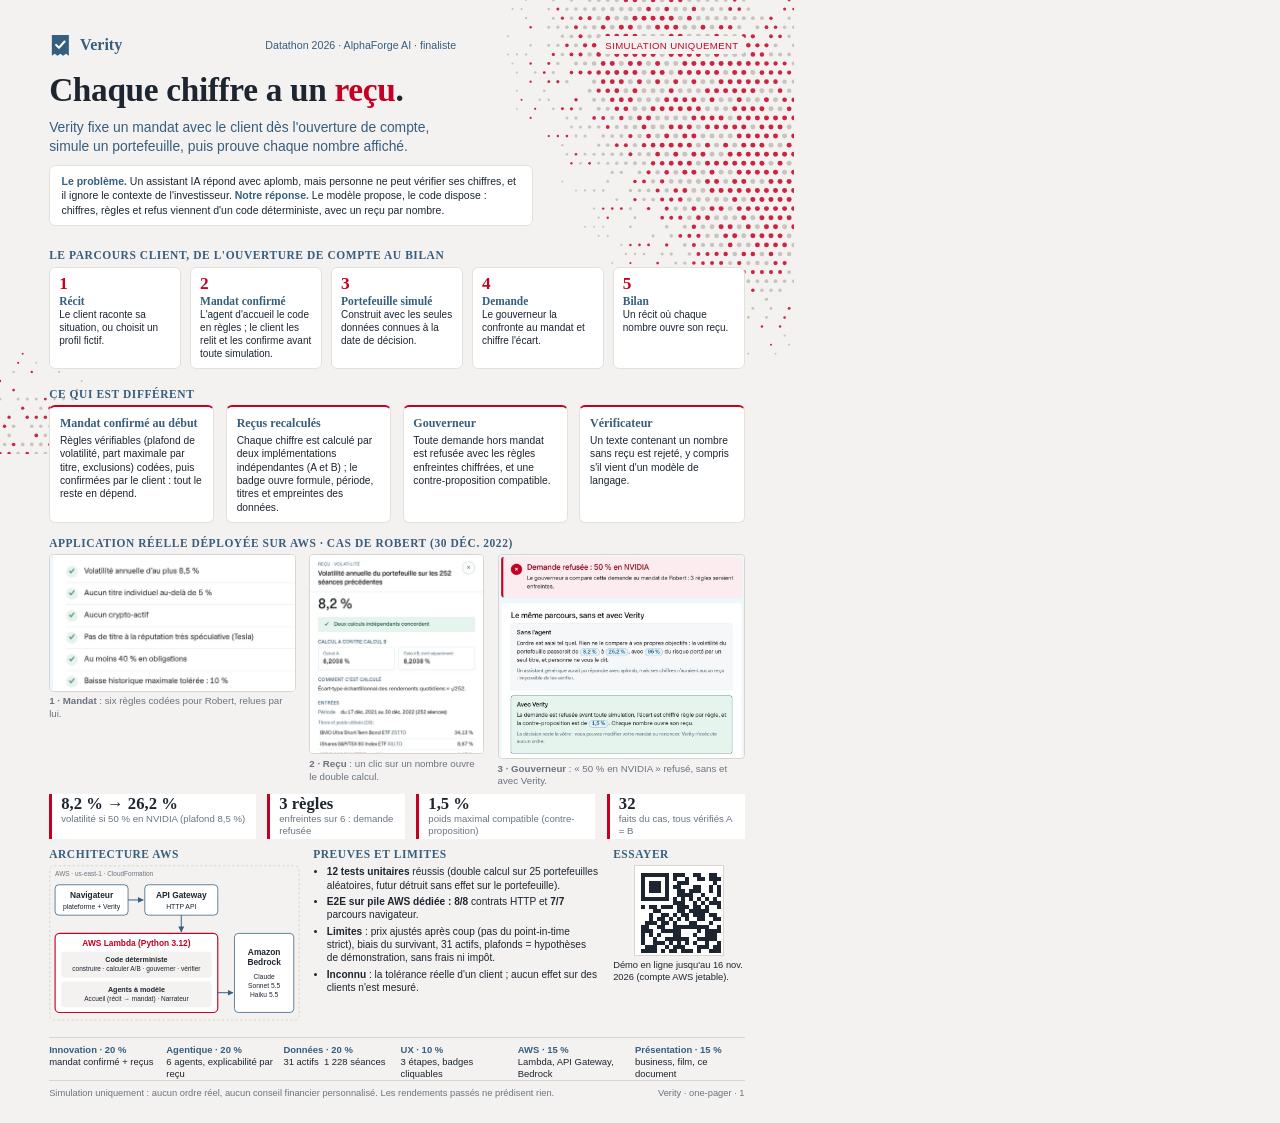
<file: docs/Verity_one_pager.html>
<!doctype html><meta charset="utf-8"><title>Verity — One-pager</title><style>
@font-face{font-family:NS;src:url('file:///app/workspace/sessions/plane-BOILERROOM-20-9915745d-c838-4caa-a37a-03206b46444d/verity/web/assets/fonts/NationaleSans-regular.otf');font-weight:400}
@font-face{font-family:NS;src:url('file:///app/workspace/sessions/plane-BOILERROOM-20-9915745d-c838-4caa-a37a-03206b46444d/verity/web/assets/fonts/NationaleSans-medium.otf');font-weight:500}
@font-face{font-family:NS;src:url('file:///app/workspace/sessions/plane-BOILERROOM-20-9915745d-c838-4caa-a37a-03206b46444d/verity/web/assets/fonts/NationaleSans-bold.otf');font-weight:700}
@page{size:A4;margin:0}
*{box-sizing:border-box} html,body{margin:0;background:#f4f2f0}
body{font:400 9pt/1.38 NS,Roboto,Arial,sans-serif;color:#1d2530}
.page{width:210mm;height:297mm;position:relative;overflow:hidden;page-break-after:always;background:#f4f2f0}
.page:last-child{page-break-after:auto}
.dots{position:absolute;left:0;top:0;pointer-events:none}
.top{position:absolute;left:13mm;right:13mm;top:9mm;display:flex;align-items:center;justify-content:space-between;font-size:8pt;color:#365e7e}
.brand{display:flex;align-items:center;gap:2.2mm;font:700 12pt NS;color:#365e7e}
.brand svg{width:6mm;height:6mm}
.top>div:not(.brand){background:#f4f2f0;padding:.6mm 1.6mm;border-radius:1mm} .sim{font-weight:500;letter-spacing:.04em;text-transform:uppercase;color:#c40023;font-size:7.2pt}
.body{position:absolute;left:13mm;right:13mm;top:20mm}
h1{font:700 27pt/1.05 NS;color:#1d2530;margin:0 0 3mm;letter-spacing:-.01em} h1 em{font-style:normal;color:#c40023}
h2{font:700 11.5pt/1.2 NS;color:#365e7e;margin:0 0 2mm} h3{font:700 8.6pt/1.2 NS;color:#365e7e;margin:0 0 1mm;text-transform:uppercase;letter-spacing:.05em}
p{margin:0 0 1.8mm} .lead{font-size:11pt;line-height:1.35;color:#365e7e;max-width:118mm}
.card{background:#fff;border:.25mm solid #e4e0dc;border-radius:1.6mm;padding:2.6mm 3.2mm}
.k{border-top:.7mm solid #c40023}
.cols2{display:grid;grid-template-columns:1fr 1fr;gap:4mm} .cols3{display:grid;grid-template-columns:repeat(3,1fr);gap:3.5mm} .cols4{display:grid;grid-template-columns:repeat(4,1fr);gap:3mm}
ul{margin:0;padding:0 0 0 3.6mm} li{margin:0 0 .9mm}
table{border-collapse:collapse;width:100%;font-size:8.4pt;background:#fff} th{background:#ebe7e3;color:#365e7e;text-align:left;font-weight:700} td,th{border:.2mm solid #ddd8d3;padding:1.2mm 2mm;vertical-align:top}
code{font:400 8pt 'JetBrains Mono','DejaVu Sans Mono',monospace;background:#ebe7e3;padding:0 .8mm;border-radius:.5mm}
.foot{position:absolute;left:13mm;right:13mm;bottom:6mm;display:flex;justify-content:space-between;font-size:7pt;color:#6b7480;border-top:.2mm solid #d9d4cf;padding-top:1.5mm}
.tag{display:inline-block;font:700 6.6pt NS;letter-spacing:.05em;text-transform:uppercase;padding:.3mm 1.6mm;border-radius:.8mm;color:#fff}
.f{background:#365e7e} .h{background:#8a6d3b} .u{background:#c40023}
.shot{border:.25mm solid #d9d4cf;border-radius:1.2mm;overflow:hidden;background:#fff} .shot img{display:block;width:100%} .shot[style*="height"] img{height:100%;object-fit:cover;object-position:top left}
.cap{font-size:7.3pt;color:#6b7480;margin-top:1mm;line-height:1.3}

.page .body{top:19mm}</style>
<div class="page"><svg class="dots" width="210mm" height="120mm" viewBox="0 0 210 120"><circle cx="139.20" cy="0.00" r="0.28" fill="#aaa39d" fill-opacity="0.6"/><circle cx="146.40" cy="0.00" r="0.37" fill="#aaa39d" fill-opacity="0.6"/><circle cx="151.20" cy="0.00" r="0.43" fill="#aaa39d" fill-opacity="0.6"/><circle cx="156.00" cy="0.00" r="0.50" fill="#aaa39d" fill-opacity="0.6"/><circle cx="158.40" cy="0.00" r="0.52" fill="#aaa39d" fill-opacity="0.6"/><circle cx="160.80" cy="0.00" r="0.55" fill="#aaa39d" fill-opacity="0.6"/><circle cx="163.20" cy="0.00" r="0.57" fill="#aaa39d" fill-opacity="0.6"/><circle cx="165.60" cy="0.00" r="0.59" fill="#c40023" fill-opacity="0.85"/><circle cx="168.00" cy="0.00" r="0.60" fill="#c40023" fill-opacity="0.85"/><circle cx="170.40" cy="0.00" r="0.60" fill="#aaa39d" fill-opacity="0.6"/><circle cx="172.80" cy="0.00" r="0.60" fill="#c40023" fill-opacity="0.85"/><circle cx="175.20" cy="0.00" r="0.60" fill="#aaa39d" fill-opacity="0.6"/><circle cx="177.60" cy="0.00" r="0.59" fill="#c40023" fill-opacity="0.85"/><circle cx="180.00" cy="0.00" r="0.58" fill="#c40023" fill-opacity="0.85"/><circle cx="182.40" cy="0.00" r="0.56" fill="#aaa39d" fill-opacity="0.6"/><circle cx="184.80" cy="0.00" r="0.55" fill="#aaa39d" fill-opacity="0.6"/><circle cx="187.20" cy="0.00" r="0.53" fill="#aaa39d" fill-opacity="0.6"/><circle cx="189.60" cy="0.00" r="0.51" fill="#aaa39d" fill-opacity="0.6"/><circle cx="192.00" cy="0.00" r="0.49" fill="#aaa39d" fill-opacity="0.6"/><circle cx="194.40" cy="0.00" r="0.47" fill="#c40023" fill-opacity="0.85"/><circle cx="196.80" cy="0.00" r="0.46" fill="#aaa39d" fill-opacity="0.6"/><circle cx="208.80" cy="0.00" r="0.37" fill="#c40023" fill-opacity="0.85"/><circle cx="135.60" cy="2.40" r="0.26" fill="#aaa39d" fill-opacity="0.6"/><circle cx="138.00" cy="2.40" r="0.28" fill="#aaa39d" fill-opacity="0.6"/><circle cx="145.20" cy="2.40" r="0.37" fill="#aaa39d" fill-opacity="0.6"/><circle cx="147.60" cy="2.40" r="0.40" fill="#c40023" fill-opacity="0.85"/><circle cx="150.00" cy="2.40" r="0.44" fill="#aaa39d" fill-opacity="0.6"/><circle cx="152.40" cy="2.40" r="0.47" fill="#aaa39d" fill-opacity="0.6"/><circle cx="154.80" cy="2.40" r="0.51" fill="#aaa39d" fill-opacity="0.6"/><circle cx="157.20" cy="2.40" r="0.54" fill="#aaa39d" fill-opacity="0.6"/><circle cx="159.60" cy="2.40" r="0.57" fill="#aaa39d" fill-opacity="0.6"/><circle cx="162.00" cy="2.40" r="0.59" fill="#aaa39d" fill-opacity="0.6"/><circle cx="164.40" cy="2.40" r="0.61" fill="#aaa39d" fill-opacity="0.6"/><circle cx="166.80" cy="2.40" r="0.63" fill="#aaa39d" fill-opacity="0.6"/><circle cx="169.20" cy="2.40" r="0.64" fill="#aaa39d" fill-opacity="0.6"/><circle cx="171.60" cy="2.40" r="0.64" fill="#c40023" fill-opacity="0.85"/><circle cx="174.00" cy="2.40" r="0.64" fill="#aaa39d" fill-opacity="0.6"/><circle cx="176.40" cy="2.40" r="0.63" fill="#c40023" fill-opacity="0.85"/><circle cx="178.80" cy="2.40" r="0.62" fill="#aaa39d" fill-opacity="0.6"/><circle cx="181.20" cy="2.40" r="0.61" fill="#aaa39d" fill-opacity="0.6"/><circle cx="183.60" cy="2.40" r="0.59" fill="#c40023" fill-opacity="0.85"/><circle cx="186.00" cy="2.40" r="0.57" fill="#aaa39d" fill-opacity="0.6"/><circle cx="188.40" cy="2.40" r="0.56" fill="#aaa39d" fill-opacity="0.6"/><circle cx="190.80" cy="2.40" r="0.54" fill="#aaa39d" fill-opacity="0.6"/><circle cx="193.20" cy="2.40" r="0.52" fill="#c40023" fill-opacity="0.85"/><circle cx="195.60" cy="2.40" r="0.50" fill="#c40023" fill-opacity="0.85"/><circle cx="198.00" cy="2.40" r="0.48" fill="#aaa39d" fill-opacity="0.6"/><circle cx="207.60" cy="2.40" r="0.40" fill="#c40023" fill-opacity="0.85"/><circle cx="210.00" cy="2.40" r="0.38" fill="#c40023" fill-opacity="0.85"/><circle cx="139.20" cy="4.80" r="0.30" fill="#aaa39d" fill-opacity="0.6"/><circle cx="146.40" cy="4.80" r="0.40" fill="#aaa39d" fill-opacity="0.6"/><circle cx="148.80" cy="4.80" r="0.43" fill="#c40023" fill-opacity="0.85"/><circle cx="151.20" cy="4.80" r="0.47" fill="#aaa39d" fill-opacity="0.6"/><circle cx="153.60" cy="4.80" r="0.51" fill="#c40023" fill-opacity="0.85"/><circle cx="156.00" cy="4.80" r="0.54" fill="#c40023" fill-opacity="0.85"/><circle cx="158.40" cy="4.80" r="0.58" fill="#aaa39d" fill-opacity="0.6"/><circle cx="160.80" cy="4.80" r="0.61" fill="#c40023" fill-opacity="0.85"/><circle cx="163.20" cy="4.80" r="0.63" fill="#aaa39d" fill-opacity="0.6"/><circle cx="165.60" cy="4.80" r="0.65" fill="#aaa39d" fill-opacity="0.6"/><circle cx="168.00" cy="4.80" r="0.66" fill="#c40023" fill-opacity="0.85"/><circle cx="170.40" cy="4.80" r="0.66" fill="#c40023" fill-opacity="0.85"/><circle cx="172.80" cy="4.80" r="0.66" fill="#c40023" fill-opacity="0.85"/><circle cx="175.20" cy="4.80" r="0.66" fill="#c40023" fill-opacity="0.85"/><circle cx="177.60" cy="4.80" r="0.66" fill="#c40023" fill-opacity="0.85"/><circle cx="180.00" cy="4.80" r="0.65" fill="#aaa39d" fill-opacity="0.6"/><circle cx="182.40" cy="4.80" r="0.64" fill="#c40023" fill-opacity="0.85"/><circle cx="184.80" cy="4.80" r="0.62" fill="#aaa39d" fill-opacity="0.6"/><circle cx="187.20" cy="4.80" r="0.60" fill="#aaa39d" fill-opacity="0.6"/><circle cx="189.60" cy="4.80" r="0.58" fill="#aaa39d" fill-opacity="0.6"/><circle cx="192.00" cy="4.80" r="0.56" fill="#aaa39d" fill-opacity="0.6"/><circle cx="194.40" cy="4.80" r="0.54" fill="#aaa39d" fill-opacity="0.6"/><circle cx="196.80" cy="4.80" r="0.52" fill="#aaa39d" fill-opacity="0.6"/><circle cx="199.20" cy="4.80" r="0.50" fill="#aaa39d" fill-opacity="0.6"/><circle cx="201.60" cy="4.80" r="0.48" fill="#aaa39d" fill-opacity="0.6"/><circle cx="204.00" cy="4.80" r="0.46" fill="#c40023" fill-opacity="0.85"/><circle cx="208.80" cy="4.80" r="0.41" fill="#aaa39d" fill-opacity="0.6"/><circle cx="140.40" cy="7.20" r="0.32" fill="#c40023" fill-opacity="0.85"/><circle cx="145.20" cy="7.20" r="0.39" fill="#aaa39d" fill-opacity="0.6"/><circle cx="147.60" cy="7.20" r="0.43" fill="#aaa39d" fill-opacity="0.6"/><circle cx="150.00" cy="7.20" r="0.47" fill="#aaa39d" fill-opacity="0.6"/><circle cx="152.40" cy="7.20" r="0.51" fill="#c40023" fill-opacity="0.85"/><circle cx="154.80" cy="7.20" r="0.54" fill="#aaa39d" fill-opacity="0.6"/><circle cx="157.20" cy="7.20" r="0.58" fill="#aaa39d" fill-opacity="0.6"/><circle cx="159.60" cy="7.20" r="0.61" fill="#c40023" fill-opacity="0.85"/><circle cx="162.00" cy="7.20" r="0.64" fill="#aaa39d" fill-opacity="0.6"/><circle cx="164.40" cy="7.20" r="0.66" fill="#c40023" fill-opacity="0.85"/><circle cx="166.80" cy="7.20" r="0.66" fill="#c40023" fill-opacity="0.85"/><circle cx="169.20" cy="7.20" r="0.66" fill="#aaa39d" fill-opacity="0.6"/><circle cx="171.60" cy="7.20" r="0.66" fill="#aaa39d" fill-opacity="0.6"/><circle cx="174.00" cy="7.20" r="0.66" fill="#c40023" fill-opacity="0.85"/><circle cx="176.40" cy="7.20" r="0.66" fill="#c40023" fill-opacity="0.85"/><circle cx="178.80" cy="7.20" r="0.66" fill="#c40023" fill-opacity="0.85"/><circle cx="181.20" cy="7.20" r="0.66" fill="#aaa39d" fill-opacity="0.6"/><circle cx="183.60" cy="7.20" r="0.66" fill="#aaa39d" fill-opacity="0.6"/><circle cx="186.00" cy="7.20" r="0.64" fill="#c40023" fill-opacity="0.85"/><circle cx="188.40" cy="7.20" r="0.62" fill="#aaa39d" fill-opacity="0.6"/><circle cx="190.80" cy="7.20" r="0.60" fill="#c40023" fill-opacity="0.85"/><circle cx="193.20" cy="7.20" r="0.58" fill="#c40023" fill-opacity="0.85"/><circle cx="195.60" cy="7.20" r="0.56" fill="#aaa39d" fill-opacity="0.6"/><circle cx="200.40" cy="7.20" r="0.52" fill="#aaa39d" fill-opacity="0.6"/><circle cx="202.80" cy="7.20" r="0.49" fill="#c40023" fill-opacity="0.85"/><circle cx="205.20" cy="7.20" r="0.47" fill="#c40023" fill-opacity="0.85"/><circle cx="207.60" cy="7.20" r="0.45" fill="#aaa39d" fill-opacity="0.6"/><circle cx="210.00" cy="7.20" r="0.43" fill="#aaa39d" fill-opacity="0.6"/><circle cx="134.40" cy="9.60" r="0.26" fill="#aaa39d" fill-opacity="0.6"/><circle cx="148.80" cy="9.60" r="0.45" fill="#aaa39d" fill-opacity="0.6"/><circle cx="151.20" cy="9.60" r="0.49" fill="#aaa39d" fill-opacity="0.6"/><circle cx="153.60" cy="9.60" r="0.54" fill="#c40023" fill-opacity="0.85"/><circle cx="156.00" cy="9.60" r="0.57" fill="#aaa39d" fill-opacity="0.6"/><circle cx="158.40" cy="9.60" r="0.61" fill="#aaa39d" fill-opacity="0.6"/><circle cx="160.80" cy="9.60" r="0.64" fill="#c40023" fill-opacity="0.85"/><circle cx="163.20" cy="9.60" r="0.66" fill="#c40023" fill-opacity="0.85"/><circle cx="165.60" cy="9.60" r="0.66" fill="#c40023" fill-opacity="0.85"/><circle cx="168.00" cy="9.60" r="0.66" fill="#c40023" fill-opacity="0.85"/><circle cx="170.40" cy="9.60" r="0.66" fill="#aaa39d" fill-opacity="0.6"/><circle cx="172.80" cy="9.60" r="0.66" fill="#aaa39d" fill-opacity="0.6"/><circle cx="175.20" cy="9.60" r="0.66" fill="#aaa39d" fill-opacity="0.6"/><circle cx="177.60" cy="9.60" r="0.66" fill="#c40023" fill-opacity="0.85"/><circle cx="180.00" cy="9.60" r="0.66" fill="#c40023" fill-opacity="0.85"/><circle cx="182.40" cy="9.60" r="0.66" fill="#aaa39d" fill-opacity="0.6"/><circle cx="184.80" cy="9.60" r="0.66" fill="#aaa39d" fill-opacity="0.6"/><circle cx="187.20" cy="9.60" r="0.66" fill="#aaa39d" fill-opacity="0.6"/><circle cx="189.60" cy="9.60" r="0.64" fill="#c40023" fill-opacity="0.85"/><circle cx="192.00" cy="9.60" r="0.62" fill="#aaa39d" fill-opacity="0.6"/><circle cx="194.40" cy="9.60" r="0.60" fill="#aaa39d" fill-opacity="0.6"/><circle cx="196.80" cy="9.60" r="0.58" fill="#c40023" fill-opacity="0.85"/><circle cx="199.20" cy="9.60" r="0.56" fill="#c40023" fill-opacity="0.85"/><circle cx="204.00" cy="9.60" r="0.51" fill="#c40023" fill-opacity="0.85"/><circle cx="206.40" cy="9.60" r="0.49" fill="#c40023" fill-opacity="0.85"/><circle cx="208.80" cy="9.60" r="0.46" fill="#aaa39d" fill-opacity="0.6"/><circle cx="140.40" cy="12.00" r="0.33" fill="#aaa39d" fill-opacity="0.6"/><circle cx="145.20" cy="12.00" r="0.40" fill="#aaa39d" fill-opacity="0.6"/><circle cx="147.60" cy="12.00" r="0.44" fill="#aaa39d" fill-opacity="0.6"/><circle cx="150.00" cy="12.00" r="0.48" fill="#c40023" fill-opacity="0.85"/><circle cx="152.40" cy="12.00" r="0.52" fill="#aaa39d" fill-opacity="0.6"/><circle cx="154.80" cy="12.00" r="0.56" fill="#c40023" fill-opacity="0.85"/><circle cx="157.20" cy="12.00" r="0.60" fill="#c40023" fill-opacity="0.85"/><circle cx="159.60" cy="12.00" r="0.64" fill="#aaa39d" fill-opacity="0.6"/><circle cx="162.00" cy="12.00" r="0.66" fill="#c40023" fill-opacity="0.85"/><circle cx="164.40" cy="12.00" r="0.66" fill="#aaa39d" fill-opacity="0.6"/><circle cx="166.80" cy="12.00" r="0.66" fill="#c40023" fill-opacity="0.85"/><circle cx="169.20" cy="12.00" r="0.66" fill="#c40023" fill-opacity="0.85"/><circle cx="171.60" cy="12.00" r="0.66" fill="#aaa39d" fill-opacity="0.6"/><circle cx="174.00" cy="12.00" r="0.66" fill="#aaa39d" fill-opacity="0.6"/><circle cx="176.40" cy="12.00" r="0.66" fill="#c40023" fill-opacity="0.85"/><circle cx="178.80" cy="12.00" r="0.66" fill="#aaa39d" fill-opacity="0.6"/><circle cx="181.20" cy="12.00" r="0.66" fill="#c40023" fill-opacity="0.85"/><circle cx="183.60" cy="12.00" r="0.66" fill="#c40023" fill-opacity="0.85"/><circle cx="186.00" cy="12.00" r="0.66" fill="#c40023" fill-opacity="0.85"/><circle cx="188.40" cy="12.00" r="0.66" fill="#c40023" fill-opacity="0.85"/><circle cx="190.80" cy="12.00" r="0.66" fill="#c40023" fill-opacity="0.85"/><circle cx="193.20" cy="12.00" r="0.64" fill="#aaa39d" fill-opacity="0.6"/><circle cx="195.60" cy="12.00" r="0.62" fill="#aaa39d" fill-opacity="0.6"/><circle cx="198.00" cy="12.00" r="0.60" fill="#c40023" fill-opacity="0.85"/><circle cx="200.40" cy="12.00" r="0.57" fill="#c40023" fill-opacity="0.85"/><circle cx="202.80" cy="12.00" r="0.55" fill="#c40023" fill-opacity="0.85"/><circle cx="205.20" cy="12.00" r="0.52" fill="#aaa39d" fill-opacity="0.6"/><circle cx="210.00" cy="12.00" r="0.47" fill="#aaa39d" fill-opacity="0.6"/><circle cx="134.40" cy="14.40" r="0.26" fill="#aaa39d" fill-opacity="0.6"/><circle cx="136.80" cy="14.40" r="0.28" fill="#aaa39d" fill-opacity="0.6"/><circle cx="139.20" cy="14.40" r="0.31" fill="#aaa39d" fill-opacity="0.6"/><circle cx="146.40" cy="14.40" r="0.42" fill="#c40023" fill-opacity="0.85"/><circle cx="148.80" cy="14.40" r="0.46" fill="#aaa39d" fill-opacity="0.6"/><circle cx="151.20" cy="14.40" r="0.50" fill="#c40023" fill-opacity="0.85"/><circle cx="153.60" cy="14.40" r="0.54" fill="#c40023" fill-opacity="0.85"/><circle cx="156.00" cy="14.40" r="0.58" fill="#aaa39d" fill-opacity="0.6"/><circle cx="158.40" cy="14.40" r="0.62" fill="#c40023" fill-opacity="0.85"/><circle cx="160.80" cy="14.40" r="0.65" fill="#aaa39d" fill-opacity="0.6"/><circle cx="163.20" cy="14.40" r="0.66" fill="#c40023" fill-opacity="0.85"/><circle cx="165.60" cy="14.40" r="0.66" fill="#c40023" fill-opacity="0.85"/><circle cx="168.00" cy="14.40" r="0.66" fill="#c40023" fill-opacity="0.85"/><circle cx="170.40" cy="14.40" r="0.66" fill="#c40023" fill-opacity="0.85"/><circle cx="172.80" cy="14.40" r="0.66" fill="#c40023" fill-opacity="0.85"/><circle cx="175.20" cy="14.40" r="0.66" fill="#aaa39d" fill-opacity="0.6"/><circle cx="177.60" cy="14.40" r="0.66" fill="#c40023" fill-opacity="0.85"/><circle cx="180.00" cy="14.40" r="0.66" fill="#c40023" fill-opacity="0.85"/><circle cx="182.40" cy="14.40" r="0.66" fill="#c40023" fill-opacity="0.85"/><circle cx="184.80" cy="14.40" r="0.66" fill="#c40023" fill-opacity="0.85"/><circle cx="187.20" cy="14.40" r="0.66" fill="#aaa39d" fill-opacity="0.6"/><circle cx="189.60" cy="14.40" r="0.66" fill="#c40023" fill-opacity="0.85"/><circle cx="192.00" cy="14.40" r="0.66" fill="#aaa39d" fill-opacity="0.6"/><circle cx="194.40" cy="14.40" r="0.66" fill="#aaa39d" fill-opacity="0.6"/><circle cx="196.80" cy="14.40" r="0.63" fill="#aaa39d" fill-opacity="0.6"/><circle cx="199.20" cy="14.40" r="0.61" fill="#c40023" fill-opacity="0.85"/><circle cx="201.60" cy="14.40" r="0.59" fill="#c40023" fill-opacity="0.85"/><circle cx="204.00" cy="14.40" r="0.56" fill="#aaa39d" fill-opacity="0.6"/><circle cx="206.40" cy="14.40" r="0.53" fill="#aaa39d" fill-opacity="0.6"/><circle cx="208.80" cy="14.40" r="0.51" fill="#aaa39d" fill-opacity="0.6"/><circle cx="135.60" cy="16.80" r="0.27" fill="#aaa39d" fill-opacity="0.6"/><circle cx="140.40" cy="16.80" r="0.32" fill="#c40023" fill-opacity="0.85"/><circle cx="145.20" cy="16.80" r="0.39" fill="#c40023" fill-opacity="0.85"/><circle cx="147.60" cy="16.80" r="0.43" fill="#aaa39d" fill-opacity="0.6"/><circle cx="152.40" cy="16.80" r="0.51" fill="#aaa39d" fill-opacity="0.6"/><circle cx="154.80" cy="16.80" r="0.56" fill="#aaa39d" fill-opacity="0.6"/><circle cx="157.20" cy="16.80" r="0.60" fill="#aaa39d" fill-opacity="0.6"/><circle cx="159.60" cy="16.80" r="0.63" fill="#c40023" fill-opacity="0.85"/><circle cx="162.00" cy="16.80" r="0.66" fill="#c40023" fill-opacity="0.85"/><circle cx="164.40" cy="16.80" r="0.66" fill="#aaa39d" fill-opacity="0.6"/><circle cx="166.80" cy="16.80" r="0.66" fill="#c40023" fill-opacity="0.85"/><circle cx="169.20" cy="16.80" r="0.66" fill="#c40023" fill-opacity="0.85"/><circle cx="171.60" cy="16.80" r="0.66" fill="#aaa39d" fill-opacity="0.6"/><circle cx="174.00" cy="16.80" r="0.66" fill="#c40023" fill-opacity="0.85"/><circle cx="176.40" cy="16.80" r="0.66" fill="#aaa39d" fill-opacity="0.6"/><circle cx="178.80" cy="16.80" r="0.66" fill="#aaa39d" fill-opacity="0.6"/><circle cx="181.20" cy="16.80" r="0.66" fill="#c40023" fill-opacity="0.85"/><circle cx="183.60" cy="16.80" r="0.66" fill="#c40023" fill-opacity="0.85"/><circle cx="186.00" cy="16.80" r="0.66" fill="#c40023" fill-opacity="0.85"/><circle cx="188.40" cy="16.80" r="0.66" fill="#c40023" fill-opacity="0.85"/><circle cx="190.80" cy="16.80" r="0.66" fill="#c40023" fill-opacity="0.85"/><circle cx="193.20" cy="16.80" r="0.66" fill="#c40023" fill-opacity="0.85"/><circle cx="195.60" cy="16.80" r="0.66" fill="#c40023" fill-opacity="0.85"/><circle cx="198.00" cy="16.80" r="0.65" fill="#c40023" fill-opacity="0.85"/><circle cx="200.40" cy="16.80" r="0.62" fill="#c40023" fill-opacity="0.85"/><circle cx="202.80" cy="16.80" r="0.60" fill="#c40023" fill-opacity="0.85"/><circle cx="205.20" cy="16.80" r="0.57" fill="#c40023" fill-opacity="0.85"/><circle cx="207.60" cy="16.80" r="0.54" fill="#c40023" fill-opacity="0.85"/><circle cx="210.00" cy="16.80" r="0.51" fill="#aaa39d" fill-opacity="0.6"/><circle cx="136.80" cy="19.20" r="0.28" fill="#aaa39d" fill-opacity="0.6"/><circle cx="141.60" cy="19.20" r="0.33" fill="#aaa39d" fill-opacity="0.6"/><circle cx="144.00" cy="19.20" r="0.37" fill="#c40023" fill-opacity="0.85"/><circle cx="146.40" cy="19.20" r="0.41" fill="#aaa39d" fill-opacity="0.6"/><circle cx="151.20" cy="19.20" r="0.48" fill="#c40023" fill-opacity="0.85"/><circle cx="153.60" cy="19.20" r="0.53" fill="#c40023" fill-opacity="0.85"/><circle cx="156.00" cy="19.20" r="0.57" fill="#c40023" fill-opacity="0.85"/><circle cx="158.40" cy="19.20" r="0.60" fill="#c40023" fill-opacity="0.85"/><circle cx="160.80" cy="19.20" r="0.64" fill="#c40023" fill-opacity="0.85"/><circle cx="163.20" cy="19.20" r="0.66" fill="#c40023" fill-opacity="0.85"/><circle cx="165.60" cy="19.20" r="0.66" fill="#c40023" fill-opacity="0.85"/><circle cx="168.00" cy="19.20" r="0.66" fill="#c40023" fill-opacity="0.85"/><circle cx="170.40" cy="19.20" r="0.66" fill="#aaa39d" fill-opacity="0.6"/><circle cx="172.80" cy="19.20" r="0.66" fill="#c40023" fill-opacity="0.85"/><circle cx="175.20" cy="19.20" r="0.66" fill="#c40023" fill-opacity="0.85"/><circle cx="177.60" cy="19.20" r="0.66" fill="#aaa39d" fill-opacity="0.6"/><circle cx="180.00" cy="19.20" r="0.66" fill="#c40023" fill-opacity="0.85"/><circle cx="182.40" cy="19.20" r="0.66" fill="#c40023" fill-opacity="0.85"/><circle cx="184.80" cy="19.20" r="0.66" fill="#c40023" fill-opacity="0.85"/><circle cx="187.20" cy="19.20" r="0.66" fill="#c40023" fill-opacity="0.85"/><circle cx="189.60" cy="19.20" r="0.66" fill="#c40023" fill-opacity="0.85"/><circle cx="192.00" cy="19.20" r="0.66" fill="#aaa39d" fill-opacity="0.6"/><circle cx="194.40" cy="19.20" r="0.66" fill="#c40023" fill-opacity="0.85"/><circle cx="196.80" cy="19.20" r="0.66" fill="#c40023" fill-opacity="0.85"/><circle cx="199.20" cy="19.20" r="0.66" fill="#aaa39d" fill-opacity="0.6"/><circle cx="201.60" cy="19.20" r="0.63" fill="#c40023" fill-opacity="0.85"/><circle cx="204.00" cy="19.20" r="0.61" fill="#c40023" fill-opacity="0.85"/><circle cx="206.40" cy="19.20" r="0.58" fill="#c40023" fill-opacity="0.85"/><circle cx="208.80" cy="19.20" r="0.55" fill="#c40023" fill-opacity="0.85"/><circle cx="140.40" cy="21.60" r="0.31" fill="#c40023" fill-opacity="0.85"/><circle cx="145.20" cy="21.60" r="0.38" fill="#c40023" fill-opacity="0.85"/><circle cx="147.60" cy="21.60" r="0.41" fill="#c40023" fill-opacity="0.85"/><circle cx="150.00" cy="21.60" r="0.45" fill="#aaa39d" fill-opacity="0.6"/><circle cx="157.20" cy="21.60" r="0.57" fill="#aaa39d" fill-opacity="0.6"/><circle cx="159.60" cy="21.60" r="0.61" fill="#c40023" fill-opacity="0.85"/><circle cx="162.00" cy="21.60" r="0.64" fill="#c40023" fill-opacity="0.85"/><circle cx="164.40" cy="21.60" r="0.66" fill="#c40023" fill-opacity="0.85"/><circle cx="166.80" cy="21.60" r="0.66" fill="#aaa39d" fill-opacity="0.6"/><circle cx="169.20" cy="21.60" r="0.66" fill="#c40023" fill-opacity="0.85"/><circle cx="171.60" cy="21.60" r="0.66" fill="#aaa39d" fill-opacity="0.6"/><circle cx="174.00" cy="21.60" r="0.66" fill="#c40023" fill-opacity="0.85"/><circle cx="176.40" cy="21.60" r="0.66" fill="#aaa39d" fill-opacity="0.6"/><circle cx="178.80" cy="21.60" r="0.66" fill="#c40023" fill-opacity="0.85"/><circle cx="181.20" cy="21.60" r="0.66" fill="#aaa39d" fill-opacity="0.6"/><circle cx="183.60" cy="21.60" r="0.66" fill="#c40023" fill-opacity="0.85"/><circle cx="186.00" cy="21.60" r="0.66" fill="#aaa39d" fill-opacity="0.6"/><circle cx="188.40" cy="21.60" r="0.66" fill="#aaa39d" fill-opacity="0.6"/><circle cx="190.80" cy="21.60" r="0.66" fill="#c40023" fill-opacity="0.85"/><circle cx="193.20" cy="21.60" r="0.66" fill="#c40023" fill-opacity="0.85"/><circle cx="195.60" cy="21.60" r="0.66" fill="#c40023" fill-opacity="0.85"/><circle cx="198.00" cy="21.60" r="0.66" fill="#c40023" fill-opacity="0.85"/><circle cx="200.40" cy="21.60" r="0.66" fill="#c40023" fill-opacity="0.85"/><circle cx="202.80" cy="21.60" r="0.64" fill="#c40023" fill-opacity="0.85"/><circle cx="205.20" cy="21.60" r="0.61" fill="#c40023" fill-opacity="0.85"/><circle cx="207.60" cy="21.60" r="0.58" fill="#aaa39d" fill-opacity="0.6"/><circle cx="210.00" cy="21.60" r="0.55" fill="#aaa39d" fill-opacity="0.6"/><circle cx="136.80" cy="24.00" r="0.27" fill="#aaa39d" fill-opacity="0.6"/><circle cx="144.00" cy="24.00" r="0.35" fill="#aaa39d" fill-opacity="0.6"/><circle cx="156.00" cy="24.00" r="0.53" fill="#aaa39d" fill-opacity="0.6"/><circle cx="158.40" cy="24.00" r="0.57" fill="#c40023" fill-opacity="0.85"/><circle cx="160.80" cy="24.00" r="0.61" fill="#c40023" fill-opacity="0.85"/><circle cx="163.20" cy="24.00" r="0.64" fill="#c40023" fill-opacity="0.85"/><circle cx="165.60" cy="24.00" r="0.66" fill="#aaa39d" fill-opacity="0.6"/><circle cx="168.00" cy="24.00" r="0.66" fill="#c40023" fill-opacity="0.85"/><circle cx="170.40" cy="24.00" r="0.66" fill="#aaa39d" fill-opacity="0.6"/><circle cx="172.80" cy="24.00" r="0.66" fill="#aaa39d" fill-opacity="0.6"/><circle cx="175.20" cy="24.00" r="0.66" fill="#aaa39d" fill-opacity="0.6"/><circle cx="177.60" cy="24.00" r="0.66" fill="#c40023" fill-opacity="0.85"/><circle cx="180.00" cy="24.00" r="0.66" fill="#aaa39d" fill-opacity="0.6"/><circle cx="182.40" cy="24.00" r="0.66" fill="#aaa39d" fill-opacity="0.6"/><circle cx="184.80" cy="24.00" r="0.66" fill="#aaa39d" fill-opacity="0.6"/><circle cx="187.20" cy="24.00" r="0.66" fill="#c40023" fill-opacity="0.85"/><circle cx="189.60" cy="24.00" r="0.66" fill="#c40023" fill-opacity="0.85"/><circle cx="192.00" cy="24.00" r="0.66" fill="#c40023" fill-opacity="0.85"/><circle cx="194.40" cy="24.00" r="0.66" fill="#c40023" fill-opacity="0.85"/><circle cx="196.80" cy="24.00" r="0.66" fill="#c40023" fill-opacity="0.85"/><circle cx="199.20" cy="24.00" r="0.66" fill="#c40023" fill-opacity="0.85"/><circle cx="201.60" cy="24.00" r="0.66" fill="#aaa39d" fill-opacity="0.6"/><circle cx="204.00" cy="24.00" r="0.65" fill="#aaa39d" fill-opacity="0.6"/><circle cx="206.40" cy="24.00" r="0.62" fill="#c40023" fill-opacity="0.85"/><circle cx="208.80" cy="24.00" r="0.59" fill="#aaa39d" fill-opacity="0.6"/><circle cx="138.00" cy="26.40" r="0.27" fill="#c40023" fill-opacity="0.85"/><circle cx="142.80" cy="26.40" r="0.32" fill="#aaa39d" fill-opacity="0.6"/><circle cx="145.20" cy="26.40" r="0.35" fill="#aaa39d" fill-opacity="0.6"/><circle cx="152.40" cy="26.40" r="0.46" fill="#c40023" fill-opacity="0.85"/><circle cx="157.20" cy="26.40" r="0.53" fill="#aaa39d" fill-opacity="0.6"/><circle cx="159.60" cy="26.40" r="0.57" fill="#aaa39d" fill-opacity="0.6"/><circle cx="162.00" cy="26.40" r="0.60" fill="#c40023" fill-opacity="0.85"/><circle cx="164.40" cy="26.40" r="0.64" fill="#c40023" fill-opacity="0.85"/><circle cx="166.80" cy="26.40" r="0.66" fill="#c40023" fill-opacity="0.85"/><circle cx="169.20" cy="26.40" r="0.66" fill="#aaa39d" fill-opacity="0.6"/><circle cx="171.60" cy="26.40" r="0.66" fill="#aaa39d" fill-opacity="0.6"/><circle cx="174.00" cy="26.40" r="0.66" fill="#aaa39d" fill-opacity="0.6"/><circle cx="176.40" cy="26.40" r="0.66" fill="#c40023" fill-opacity="0.85"/><circle cx="178.80" cy="26.40" r="0.66" fill="#c40023" fill-opacity="0.85"/><circle cx="181.20" cy="26.40" r="0.66" fill="#c40023" fill-opacity="0.85"/><circle cx="183.60" cy="26.40" r="0.66" fill="#c40023" fill-opacity="0.85"/><circle cx="186.00" cy="26.40" r="0.66" fill="#aaa39d" fill-opacity="0.6"/><circle cx="188.40" cy="26.40" r="0.66" fill="#c40023" fill-opacity="0.85"/><circle cx="190.80" cy="26.40" r="0.66" fill="#aaa39d" fill-opacity="0.6"/><circle cx="193.20" cy="26.40" r="0.66" fill="#aaa39d" fill-opacity="0.6"/><circle cx="195.60" cy="26.40" r="0.66" fill="#c40023" fill-opacity="0.85"/><circle cx="198.00" cy="26.40" r="0.66" fill="#aaa39d" fill-opacity="0.6"/><circle cx="200.40" cy="26.40" r="0.66" fill="#aaa39d" fill-opacity="0.6"/><circle cx="202.80" cy="26.40" r="0.66" fill="#c40023" fill-opacity="0.85"/><circle cx="205.20" cy="26.40" r="0.65" fill="#aaa39d" fill-opacity="0.6"/><circle cx="207.60" cy="26.40" r="0.62" fill="#c40023" fill-opacity="0.85"/><circle cx="210.00" cy="26.40" r="0.59" fill="#c40023" fill-opacity="0.85"/><circle cx="136.80" cy="28.80" r="0.25" fill="#aaa39d" fill-opacity="0.6"/><circle cx="141.60" cy="28.80" r="0.30" fill="#c40023" fill-opacity="0.85"/><circle cx="146.40" cy="28.80" r="0.35" fill="#aaa39d" fill-opacity="0.6"/><circle cx="148.80" cy="28.80" r="0.39" fill="#c40023" fill-opacity="0.85"/><circle cx="151.20" cy="28.80" r="0.42" fill="#c40023" fill-opacity="0.85"/><circle cx="153.60" cy="28.80" r="0.46" fill="#aaa39d" fill-opacity="0.6"/><circle cx="158.40" cy="28.80" r="0.53" fill="#aaa39d" fill-opacity="0.6"/><circle cx="160.80" cy="28.80" r="0.56" fill="#aaa39d" fill-opacity="0.6"/><circle cx="163.20" cy="28.80" r="0.60" fill="#c40023" fill-opacity="0.85"/><circle cx="165.60" cy="28.80" r="0.63" fill="#c40023" fill-opacity="0.85"/><circle cx="168.00" cy="28.80" r="0.66" fill="#aaa39d" fill-opacity="0.6"/><circle cx="170.40" cy="28.80" r="0.66" fill="#aaa39d" fill-opacity="0.6"/><circle cx="172.80" cy="28.80" r="0.66" fill="#c40023" fill-opacity="0.85"/><circle cx="175.20" cy="28.80" r="0.66" fill="#c40023" fill-opacity="0.85"/><circle cx="177.60" cy="28.80" r="0.66" fill="#c40023" fill-opacity="0.85"/><circle cx="180.00" cy="28.80" r="0.66" fill="#c40023" fill-opacity="0.85"/><circle cx="182.40" cy="28.80" r="0.66" fill="#c40023" fill-opacity="0.85"/><circle cx="184.80" cy="28.80" r="0.66" fill="#c40023" fill-opacity="0.85"/><circle cx="187.20" cy="28.80" r="0.66" fill="#aaa39d" fill-opacity="0.6"/><circle cx="189.60" cy="28.80" r="0.66" fill="#aaa39d" fill-opacity="0.6"/><circle cx="192.00" cy="28.80" r="0.66" fill="#aaa39d" fill-opacity="0.6"/><circle cx="194.40" cy="28.80" r="0.66" fill="#c40023" fill-opacity="0.85"/><circle cx="196.80" cy="28.80" r="0.66" fill="#c40023" fill-opacity="0.85"/><circle cx="199.20" cy="28.80" r="0.66" fill="#c40023" fill-opacity="0.85"/><circle cx="201.60" cy="28.80" r="0.66" fill="#c40023" fill-opacity="0.85"/><circle cx="204.00" cy="28.80" r="0.66" fill="#aaa39d" fill-opacity="0.6"/><circle cx="206.40" cy="28.80" r="0.65" fill="#aaa39d" fill-opacity="0.6"/><circle cx="208.80" cy="28.80" r="0.62" fill="#c40023" fill-opacity="0.85"/><circle cx="140.40" cy="31.20" r="0.28" fill="#c40023" fill-opacity="0.85"/><circle cx="150.00" cy="31.20" r="0.39" fill="#aaa39d" fill-opacity="0.6"/><circle cx="152.40" cy="31.20" r="0.42" fill="#aaa39d" fill-opacity="0.6"/><circle cx="157.20" cy="31.20" r="0.49" fill="#c40023" fill-opacity="0.85"/><circle cx="159.60" cy="31.20" r="0.52" fill="#c40023" fill-opacity="0.85"/><circle cx="162.00" cy="31.20" r="0.55" fill="#aaa39d" fill-opacity="0.6"/><circle cx="164.40" cy="31.20" r="0.59" fill="#c40023" fill-opacity="0.85"/><circle cx="166.80" cy="31.20" r="0.62" fill="#aaa39d" fill-opacity="0.6"/><circle cx="169.20" cy="31.20" r="0.65" fill="#c40023" fill-opacity="0.85"/><circle cx="171.60" cy="31.20" r="0.66" fill="#c40023" fill-opacity="0.85"/><circle cx="174.00" cy="31.20" r="0.66" fill="#aaa39d" fill-opacity="0.6"/><circle cx="176.40" cy="31.20" r="0.66" fill="#aaa39d" fill-opacity="0.6"/><circle cx="178.80" cy="31.20" r="0.66" fill="#aaa39d" fill-opacity="0.6"/><circle cx="181.20" cy="31.20" r="0.66" fill="#aaa39d" fill-opacity="0.6"/><circle cx="183.60" cy="31.20" r="0.66" fill="#c40023" fill-opacity="0.85"/><circle cx="186.00" cy="31.20" r="0.66" fill="#c40023" fill-opacity="0.85"/><circle cx="188.40" cy="31.20" r="0.66" fill="#c40023" fill-opacity="0.85"/><circle cx="190.80" cy="31.20" r="0.66" fill="#c40023" fill-opacity="0.85"/><circle cx="193.20" cy="31.20" r="0.66" fill="#aaa39d" fill-opacity="0.6"/><circle cx="195.60" cy="31.20" r="0.66" fill="#c40023" fill-opacity="0.85"/><circle cx="198.00" cy="31.20" r="0.66" fill="#c40023" fill-opacity="0.85"/><circle cx="200.40" cy="31.20" r="0.66" fill="#c40023" fill-opacity="0.85"/><circle cx="202.80" cy="31.20" r="0.66" fill="#c40023" fill-opacity="0.85"/><circle cx="205.20" cy="31.20" r="0.66" fill="#c40023" fill-opacity="0.85"/><circle cx="207.60" cy="31.20" r="0.65" fill="#c40023" fill-opacity="0.85"/><circle cx="210.00" cy="31.20" r="0.62" fill="#c40023" fill-opacity="0.85"/><circle cx="151.20" cy="33.60" r="0.38" fill="#aaa39d" fill-opacity="0.6"/><circle cx="153.60" cy="33.60" r="0.41" fill="#aaa39d" fill-opacity="0.6"/><circle cx="156.00" cy="33.60" r="0.45" fill="#aaa39d" fill-opacity="0.6"/><circle cx="158.40" cy="33.60" r="0.48" fill="#aaa39d" fill-opacity="0.6"/><circle cx="160.80" cy="33.60" r="0.51" fill="#c40023" fill-opacity="0.85"/><circle cx="163.20" cy="33.60" r="0.55" fill="#aaa39d" fill-opacity="0.6"/><circle cx="165.60" cy="33.60" r="0.58" fill="#aaa39d" fill-opacity="0.6"/><circle cx="168.00" cy="33.60" r="0.61" fill="#aaa39d" fill-opacity="0.6"/><circle cx="170.40" cy="33.60" r="0.64" fill="#c40023" fill-opacity="0.85"/><circle cx="172.80" cy="33.60" r="0.66" fill="#aaa39d" fill-opacity="0.6"/><circle cx="175.20" cy="33.60" r="0.66" fill="#aaa39d" fill-opacity="0.6"/><circle cx="177.60" cy="33.60" r="0.66" fill="#c40023" fill-opacity="0.85"/><circle cx="180.00" cy="33.60" r="0.66" fill="#c40023" fill-opacity="0.85"/><circle cx="182.40" cy="33.60" r="0.66" fill="#c40023" fill-opacity="0.85"/><circle cx="184.80" cy="33.60" r="0.66" fill="#aaa39d" fill-opacity="0.6"/><circle cx="187.20" cy="33.60" r="0.66" fill="#c40023" fill-opacity="0.85"/><circle cx="189.60" cy="33.60" r="0.66" fill="#c40023" fill-opacity="0.85"/><circle cx="192.00" cy="33.60" r="0.66" fill="#c40023" fill-opacity="0.85"/><circle cx="194.40" cy="33.60" r="0.66" fill="#c40023" fill-opacity="0.85"/><circle cx="196.80" cy="33.60" r="0.66" fill="#c40023" fill-opacity="0.85"/><circle cx="199.20" cy="33.60" r="0.66" fill="#aaa39d" fill-opacity="0.6"/><circle cx="201.60" cy="33.60" r="0.66" fill="#c40023" fill-opacity="0.85"/><circle cx="204.00" cy="33.60" r="0.66" fill="#c40023" fill-opacity="0.85"/><circle cx="206.40" cy="33.60" r="0.66" fill="#c40023" fill-opacity="0.85"/><circle cx="208.80" cy="33.60" r="0.65" fill="#aaa39d" fill-opacity="0.6"/><circle cx="145.20" cy="36.00" r="0.30" fill="#c40023" fill-opacity="0.85"/><circle cx="147.60" cy="36.00" r="0.32" fill="#c40023" fill-opacity="0.85"/><circle cx="150.00" cy="36.00" r="0.35" fill="#c40023" fill-opacity="0.85"/><circle cx="152.40" cy="36.00" r="0.38" fill="#aaa39d" fill-opacity="0.6"/><circle cx="154.80" cy="36.00" r="0.41" fill="#aaa39d" fill-opacity="0.6"/><circle cx="159.60" cy="36.00" r="0.47" fill="#aaa39d" fill-opacity="0.6"/><circle cx="162.00" cy="36.00" r="0.51" fill="#aaa39d" fill-opacity="0.6"/><circle cx="164.40" cy="36.00" r="0.54" fill="#aaa39d" fill-opacity="0.6"/><circle cx="166.80" cy="36.00" r="0.57" fill="#c40023" fill-opacity="0.85"/><circle cx="169.20" cy="36.00" r="0.60" fill="#aaa39d" fill-opacity="0.6"/><circle cx="171.60" cy="36.00" r="0.63" fill="#c40023" fill-opacity="0.85"/><circle cx="174.00" cy="36.00" r="0.66" fill="#aaa39d" fill-opacity="0.6"/><circle cx="176.40" cy="36.00" r="0.66" fill="#c40023" fill-opacity="0.85"/><circle cx="178.80" cy="36.00" r="0.66" fill="#aaa39d" fill-opacity="0.6"/><circle cx="181.20" cy="36.00" r="0.66" fill="#c40023" fill-opacity="0.85"/><circle cx="183.60" cy="36.00" r="0.66" fill="#c40023" fill-opacity="0.85"/><circle cx="186.00" cy="36.00" r="0.66" fill="#aaa39d" fill-opacity="0.6"/><circle cx="188.40" cy="36.00" r="0.66" fill="#aaa39d" fill-opacity="0.6"/><circle cx="190.80" cy="36.00" r="0.66" fill="#aaa39d" fill-opacity="0.6"/><circle cx="193.20" cy="36.00" r="0.66" fill="#aaa39d" fill-opacity="0.6"/><circle cx="195.60" cy="36.00" r="0.66" fill="#c40023" fill-opacity="0.85"/><circle cx="198.00" cy="36.00" r="0.66" fill="#c40023" fill-opacity="0.85"/><circle cx="200.40" cy="36.00" r="0.66" fill="#c40023" fill-opacity="0.85"/><circle cx="202.80" cy="36.00" r="0.66" fill="#c40023" fill-opacity="0.85"/><circle cx="205.20" cy="36.00" r="0.66" fill="#c40023" fill-opacity="0.85"/><circle cx="207.60" cy="36.00" r="0.66" fill="#aaa39d" fill-opacity="0.6"/><circle cx="210.00" cy="36.00" r="0.65" fill="#c40023" fill-opacity="0.85"/><circle cx="148.80" cy="38.40" r="0.32" fill="#aaa39d" fill-opacity="0.6"/><circle cx="158.40" cy="38.40" r="0.43" fill="#aaa39d" fill-opacity="0.6"/><circle cx="160.80" cy="38.40" r="0.47" fill="#aaa39d" fill-opacity="0.6"/><circle cx="163.20" cy="38.40" r="0.50" fill="#c40023" fill-opacity="0.85"/><circle cx="165.60" cy="38.40" r="0.53" fill="#c40023" fill-opacity="0.85"/><circle cx="168.00" cy="38.40" r="0.56" fill="#aaa39d" fill-opacity="0.6"/><circle cx="170.40" cy="38.40" r="0.59" fill="#c40023" fill-opacity="0.85"/><circle cx="172.80" cy="38.40" r="0.62" fill="#c40023" fill-opacity="0.85"/><circle cx="175.20" cy="38.40" r="0.65" fill="#c40023" fill-opacity="0.85"/><circle cx="177.60" cy="38.40" r="0.66" fill="#c40023" fill-opacity="0.85"/><circle cx="180.00" cy="38.40" r="0.66" fill="#c40023" fill-opacity="0.85"/><circle cx="182.40" cy="38.40" r="0.66" fill="#c40023" fill-opacity="0.85"/><circle cx="184.80" cy="38.40" r="0.66" fill="#aaa39d" fill-opacity="0.6"/><circle cx="187.20" cy="38.40" r="0.66" fill="#c40023" fill-opacity="0.85"/><circle cx="189.60" cy="38.40" r="0.66" fill="#aaa39d" fill-opacity="0.6"/><circle cx="192.00" cy="38.40" r="0.66" fill="#c40023" fill-opacity="0.85"/><circle cx="194.40" cy="38.40" r="0.66" fill="#aaa39d" fill-opacity="0.6"/><circle cx="196.80" cy="38.40" r="0.66" fill="#c40023" fill-opacity="0.85"/><circle cx="199.20" cy="38.40" r="0.66" fill="#c40023" fill-opacity="0.85"/><circle cx="201.60" cy="38.40" r="0.66" fill="#c40023" fill-opacity="0.85"/><circle cx="204.00" cy="38.40" r="0.66" fill="#aaa39d" fill-opacity="0.6"/><circle cx="206.40" cy="38.40" r="0.66" fill="#aaa39d" fill-opacity="0.6"/><circle cx="208.80" cy="38.40" r="0.66" fill="#c40023" fill-opacity="0.85"/><circle cx="150.00" cy="40.80" r="0.32" fill="#aaa39d" fill-opacity="0.6"/><circle cx="152.40" cy="40.80" r="0.34" fill="#c40023" fill-opacity="0.85"/><circle cx="154.80" cy="40.80" r="0.37" fill="#aaa39d" fill-opacity="0.6"/><circle cx="157.20" cy="40.80" r="0.40" fill="#aaa39d" fill-opacity="0.6"/><circle cx="159.60" cy="40.80" r="0.43" fill="#aaa39d" fill-opacity="0.6"/><circle cx="162.00" cy="40.80" r="0.46" fill="#aaa39d" fill-opacity="0.6"/><circle cx="164.40" cy="40.80" r="0.49" fill="#aaa39d" fill-opacity="0.6"/><circle cx="166.80" cy="40.80" r="0.52" fill="#c40023" fill-opacity="0.85"/><circle cx="169.20" cy="40.80" r="0.55" fill="#aaa39d" fill-opacity="0.6"/><circle cx="171.60" cy="40.80" r="0.59" fill="#aaa39d" fill-opacity="0.6"/><circle cx="174.00" cy="40.80" r="0.62" fill="#c40023" fill-opacity="0.85"/><circle cx="176.40" cy="40.80" r="0.65" fill="#aaa39d" fill-opacity="0.6"/><circle cx="178.80" cy="40.80" r="0.66" fill="#c40023" fill-opacity="0.85"/><circle cx="181.20" cy="40.80" r="0.66" fill="#aaa39d" fill-opacity="0.6"/><circle cx="183.60" cy="40.80" r="0.66" fill="#c40023" fill-opacity="0.85"/><circle cx="186.00" cy="40.80" r="0.66" fill="#c40023" fill-opacity="0.85"/><circle cx="188.40" cy="40.80" r="0.66" fill="#aaa39d" fill-opacity="0.6"/><circle cx="190.80" cy="40.80" r="0.66" fill="#aaa39d" fill-opacity="0.6"/><circle cx="193.20" cy="40.80" r="0.66" fill="#c40023" fill-opacity="0.85"/><circle cx="195.60" cy="40.80" r="0.66" fill="#c40023" fill-opacity="0.85"/><circle cx="198.00" cy="40.80" r="0.66" fill="#c40023" fill-opacity="0.85"/><circle cx="200.40" cy="40.80" r="0.66" fill="#c40023" fill-opacity="0.85"/><circle cx="202.80" cy="40.80" r="0.66" fill="#c40023" fill-opacity="0.85"/><circle cx="205.20" cy="40.80" r="0.66" fill="#c40023" fill-opacity="0.85"/><circle cx="207.60" cy="40.80" r="0.66" fill="#c40023" fill-opacity="0.85"/><circle cx="210.00" cy="40.80" r="0.66" fill="#c40023" fill-opacity="0.85"/><circle cx="151.20" cy="43.20" r="0.31" fill="#c40023" fill-opacity="0.85"/><circle cx="153.60" cy="43.20" r="0.34" fill="#aaa39d" fill-opacity="0.6"/><circle cx="156.00" cy="43.20" r="0.36" fill="#c40023" fill-opacity="0.85"/><circle cx="158.40" cy="43.20" r="0.39" fill="#aaa39d" fill-opacity="0.6"/><circle cx="160.80" cy="43.20" r="0.42" fill="#aaa39d" fill-opacity="0.6"/><circle cx="163.20" cy="43.20" r="0.45" fill="#aaa39d" fill-opacity="0.6"/><circle cx="165.60" cy="43.20" r="0.48" fill="#aaa39d" fill-opacity="0.6"/><circle cx="168.00" cy="43.20" r="0.52" fill="#aaa39d" fill-opacity="0.6"/><circle cx="170.40" cy="43.20" r="0.55" fill="#aaa39d" fill-opacity="0.6"/><circle cx="172.80" cy="43.20" r="0.58" fill="#c40023" fill-opacity="0.85"/><circle cx="175.20" cy="43.20" r="0.61" fill="#c40023" fill-opacity="0.85"/><circle cx="177.60" cy="43.20" r="0.64" fill="#c40023" fill-opacity="0.85"/><circle cx="180.00" cy="43.20" r="0.66" fill="#c40023" fill-opacity="0.85"/><circle cx="182.40" cy="43.20" r="0.66" fill="#c40023" fill-opacity="0.85"/><circle cx="184.80" cy="43.20" r="0.66" fill="#aaa39d" fill-opacity="0.6"/><circle cx="187.20" cy="43.20" r="0.66" fill="#c40023" fill-opacity="0.85"/><circle cx="189.60" cy="43.20" r="0.66" fill="#c40023" fill-opacity="0.85"/><circle cx="192.00" cy="43.20" r="0.66" fill="#c40023" fill-opacity="0.85"/><circle cx="194.40" cy="43.20" r="0.66" fill="#c40023" fill-opacity="0.85"/><circle cx="196.80" cy="43.20" r="0.66" fill="#c40023" fill-opacity="0.85"/><circle cx="199.20" cy="43.20" r="0.66" fill="#c40023" fill-opacity="0.85"/><circle cx="201.60" cy="43.20" r="0.66" fill="#c40023" fill-opacity="0.85"/><circle cx="204.00" cy="43.20" r="0.66" fill="#aaa39d" fill-opacity="0.6"/><circle cx="206.40" cy="43.20" r="0.66" fill="#c40023" fill-opacity="0.85"/><circle cx="208.80" cy="43.20" r="0.66" fill="#aaa39d" fill-opacity="0.6"/><circle cx="162.00" cy="45.60" r="0.42" fill="#aaa39d" fill-opacity="0.6"/><circle cx="164.40" cy="45.60" r="0.45" fill="#aaa39d" fill-opacity="0.6"/><circle cx="169.20" cy="45.60" r="0.51" fill="#aaa39d" fill-opacity="0.6"/><circle cx="171.60" cy="45.60" r="0.54" fill="#c40023" fill-opacity="0.85"/><circle cx="174.00" cy="45.60" r="0.58" fill="#aaa39d" fill-opacity="0.6"/><circle cx="176.40" cy="45.60" r="0.61" fill="#c40023" fill-opacity="0.85"/><circle cx="178.80" cy="45.60" r="0.64" fill="#aaa39d" fill-opacity="0.6"/><circle cx="181.20" cy="45.60" r="0.66" fill="#c40023" fill-opacity="0.85"/><circle cx="183.60" cy="45.60" r="0.66" fill="#c40023" fill-opacity="0.85"/><circle cx="186.00" cy="45.60" r="0.66" fill="#aaa39d" fill-opacity="0.6"/><circle cx="188.40" cy="45.60" r="0.66" fill="#c40023" fill-opacity="0.85"/><circle cx="190.80" cy="45.60" r="0.66" fill="#aaa39d" fill-opacity="0.6"/><circle cx="193.20" cy="45.60" r="0.66" fill="#aaa39d" fill-opacity="0.6"/><circle cx="195.60" cy="45.60" r="0.66" fill="#c40023" fill-opacity="0.85"/><circle cx="198.00" cy="45.60" r="0.66" fill="#c40023" fill-opacity="0.85"/><circle cx="200.40" cy="45.60" r="0.66" fill="#c40023" fill-opacity="0.85"/><circle cx="202.80" cy="45.60" r="0.66" fill="#c40023" fill-opacity="0.85"/><circle cx="205.20" cy="45.60" r="0.66" fill="#c40023" fill-opacity="0.85"/><circle cx="207.60" cy="45.60" r="0.66" fill="#aaa39d" fill-opacity="0.6"/><circle cx="210.00" cy="45.60" r="0.66" fill="#c40023" fill-opacity="0.85"/><circle cx="148.80" cy="48.00" r="0.27" fill="#aaa39d" fill-opacity="0.6"/><circle cx="160.80" cy="48.00" r="0.38" fill="#aaa39d" fill-opacity="0.6"/><circle cx="168.00" cy="48.00" r="0.47" fill="#c40023" fill-opacity="0.85"/><circle cx="170.40" cy="48.00" r="0.51" fill="#c40023" fill-opacity="0.85"/><circle cx="172.80" cy="48.00" r="0.54" fill="#aaa39d" fill-opacity="0.6"/><circle cx="175.20" cy="48.00" r="0.57" fill="#c40023" fill-opacity="0.85"/><circle cx="177.60" cy="48.00" r="0.61" fill="#aaa39d" fill-opacity="0.6"/><circle cx="180.00" cy="48.00" r="0.64" fill="#aaa39d" fill-opacity="0.6"/><circle cx="182.40" cy="48.00" r="0.66" fill="#aaa39d" fill-opacity="0.6"/><circle cx="184.80" cy="48.00" r="0.66" fill="#aaa39d" fill-opacity="0.6"/><circle cx="187.20" cy="48.00" r="0.66" fill="#c40023" fill-opacity="0.85"/><circle cx="189.60" cy="48.00" r="0.66" fill="#c40023" fill-opacity="0.85"/><circle cx="192.00" cy="48.00" r="0.66" fill="#aaa39d" fill-opacity="0.6"/><circle cx="194.40" cy="48.00" r="0.66" fill="#c40023" fill-opacity="0.85"/><circle cx="196.80" cy="48.00" r="0.66" fill="#c40023" fill-opacity="0.85"/><circle cx="199.20" cy="48.00" r="0.66" fill="#aaa39d" fill-opacity="0.6"/><circle cx="201.60" cy="48.00" r="0.66" fill="#aaa39d" fill-opacity="0.6"/><circle cx="204.00" cy="48.00" r="0.66" fill="#c40023" fill-opacity="0.85"/><circle cx="206.40" cy="48.00" r="0.66" fill="#c40023" fill-opacity="0.85"/><circle cx="208.80" cy="48.00" r="0.66" fill="#c40023" fill-opacity="0.85"/><circle cx="152.40" cy="50.40" r="0.28" fill="#aaa39d" fill-opacity="0.6"/><circle cx="154.80" cy="50.40" r="0.30" fill="#aaa39d" fill-opacity="0.6"/><circle cx="157.20" cy="50.40" r="0.33" fill="#aaa39d" fill-opacity="0.6"/><circle cx="159.60" cy="50.40" r="0.35" fill="#aaa39d" fill-opacity="0.6"/><circle cx="166.80" cy="50.40" r="0.44" fill="#aaa39d" fill-opacity="0.6"/><circle cx="169.20" cy="50.40" r="0.47" fill="#aaa39d" fill-opacity="0.6"/><circle cx="171.60" cy="50.40" r="0.50" fill="#aaa39d" fill-opacity="0.6"/><circle cx="174.00" cy="50.40" r="0.54" fill="#c40023" fill-opacity="0.85"/><circle cx="176.40" cy="50.40" r="0.57" fill="#aaa39d" fill-opacity="0.6"/><circle cx="178.80" cy="50.40" r="0.60" fill="#c40023" fill-opacity="0.85"/><circle cx="181.20" cy="50.40" r="0.64" fill="#c40023" fill-opacity="0.85"/><circle cx="183.60" cy="50.40" r="0.66" fill="#aaa39d" fill-opacity="0.6"/><circle cx="186.00" cy="50.40" r="0.66" fill="#aaa39d" fill-opacity="0.6"/><circle cx="188.40" cy="50.40" r="0.66" fill="#c40023" fill-opacity="0.85"/><circle cx="190.80" cy="50.40" r="0.66" fill="#c40023" fill-opacity="0.85"/><circle cx="193.20" cy="50.40" r="0.66" fill="#c40023" fill-opacity="0.85"/><circle cx="195.60" cy="50.40" r="0.66" fill="#c40023" fill-opacity="0.85"/><circle cx="198.00" cy="50.40" r="0.66" fill="#c40023" fill-opacity="0.85"/><circle cx="200.40" cy="50.40" r="0.66" fill="#c40023" fill-opacity="0.85"/><circle cx="202.80" cy="50.40" r="0.66" fill="#c40023" fill-opacity="0.85"/><circle cx="205.20" cy="50.40" r="0.66" fill="#c40023" fill-opacity="0.85"/><circle cx="207.60" cy="50.40" r="0.66" fill="#c40023" fill-opacity="0.85"/><circle cx="210.00" cy="50.40" r="0.66" fill="#c40023" fill-opacity="0.85"/><circle cx="163.20" cy="52.80" r="0.37" fill="#aaa39d" fill-opacity="0.6"/><circle cx="168.00" cy="52.80" r="0.43" fill="#c40023" fill-opacity="0.85"/><circle cx="170.40" cy="52.80" r="0.47" fill="#aaa39d" fill-opacity="0.6"/><circle cx="172.80" cy="52.80" r="0.50" fill="#aaa39d" fill-opacity="0.6"/><circle cx="175.20" cy="52.80" r="0.53" fill="#c40023" fill-opacity="0.85"/><circle cx="177.60" cy="52.80" r="0.57" fill="#c40023" fill-opacity="0.85"/><circle cx="180.00" cy="52.80" r="0.60" fill="#c40023" fill-opacity="0.85"/><circle cx="182.40" cy="52.80" r="0.63" fill="#aaa39d" fill-opacity="0.6"/><circle cx="184.80" cy="52.80" r="0.66" fill="#aaa39d" fill-opacity="0.6"/><circle cx="187.20" cy="52.80" r="0.66" fill="#aaa39d" fill-opacity="0.6"/><circle cx="189.60" cy="52.80" r="0.66" fill="#aaa39d" fill-opacity="0.6"/><circle cx="192.00" cy="52.80" r="0.66" fill="#aaa39d" fill-opacity="0.6"/><circle cx="194.40" cy="52.80" r="0.66" fill="#c40023" fill-opacity="0.85"/><circle cx="196.80" cy="52.80" r="0.66" fill="#aaa39d" fill-opacity="0.6"/><circle cx="199.20" cy="52.80" r="0.66" fill="#c40023" fill-opacity="0.85"/><circle cx="201.60" cy="52.80" r="0.66" fill="#c40023" fill-opacity="0.85"/><circle cx="204.00" cy="52.80" r="0.66" fill="#c40023" fill-opacity="0.85"/><circle cx="206.40" cy="52.80" r="0.66" fill="#c40023" fill-opacity="0.85"/><circle cx="208.80" cy="52.80" r="0.66" fill="#c40023" fill-opacity="0.85"/><circle cx="157.20" cy="55.20" r="0.30" fill="#aaa39d" fill-opacity="0.6"/><circle cx="159.60" cy="55.20" r="0.32" fill="#c40023" fill-opacity="0.85"/><circle cx="162.00" cy="55.20" r="0.34" fill="#c40023" fill-opacity="0.85"/><circle cx="164.40" cy="55.20" r="0.37" fill="#c40023" fill-opacity="0.85"/><circle cx="166.80" cy="55.20" r="0.40" fill="#aaa39d" fill-opacity="0.6"/><circle cx="171.60" cy="55.20" r="0.46" fill="#c40023" fill-opacity="0.85"/><circle cx="176.40" cy="55.20" r="0.53" fill="#c40023" fill-opacity="0.85"/><circle cx="178.80" cy="55.20" r="0.56" fill="#aaa39d" fill-opacity="0.6"/><circle cx="181.20" cy="55.20" r="0.60" fill="#aaa39d" fill-opacity="0.6"/><circle cx="183.60" cy="55.20" r="0.63" fill="#c40023" fill-opacity="0.85"/><circle cx="186.00" cy="55.20" r="0.66" fill="#aaa39d" fill-opacity="0.6"/><circle cx="188.40" cy="55.20" r="0.66" fill="#c40023" fill-opacity="0.85"/><circle cx="190.80" cy="55.20" r="0.66" fill="#c40023" fill-opacity="0.85"/><circle cx="193.20" cy="55.20" r="0.66" fill="#aaa39d" fill-opacity="0.6"/><circle cx="195.60" cy="55.20" r="0.66" fill="#c40023" fill-opacity="0.85"/><circle cx="198.00" cy="55.20" r="0.66" fill="#c40023" fill-opacity="0.85"/><circle cx="200.40" cy="55.20" r="0.66" fill="#c40023" fill-opacity="0.85"/><circle cx="202.80" cy="55.20" r="0.66" fill="#c40023" fill-opacity="0.85"/><circle cx="205.20" cy="55.20" r="0.66" fill="#c40023" fill-opacity="0.85"/><circle cx="207.60" cy="55.20" r="0.66" fill="#c40023" fill-opacity="0.85"/><circle cx="210.00" cy="55.20" r="0.66" fill="#c40023" fill-opacity="0.85"/><circle cx="158.40" cy="57.60" r="0.29" fill="#aaa39d" fill-opacity="0.6"/><circle cx="160.80" cy="57.60" r="0.32" fill="#c40023" fill-opacity="0.85"/><circle cx="168.00" cy="57.60" r="0.39" fill="#aaa39d" fill-opacity="0.6"/><circle cx="175.20" cy="57.60" r="0.49" fill="#c40023" fill-opacity="0.85"/><circle cx="177.60" cy="57.60" r="0.52" fill="#c40023" fill-opacity="0.85"/><circle cx="180.00" cy="57.60" r="0.56" fill="#c40023" fill-opacity="0.85"/><circle cx="182.40" cy="57.60" r="0.59" fill="#aaa39d" fill-opacity="0.6"/><circle cx="184.80" cy="57.60" r="0.62" fill="#c40023" fill-opacity="0.85"/><circle cx="187.20" cy="57.60" r="0.65" fill="#c40023" fill-opacity="0.85"/><circle cx="189.60" cy="57.60" r="0.66" fill="#aaa39d" fill-opacity="0.6"/><circle cx="192.00" cy="57.60" r="0.66" fill="#aaa39d" fill-opacity="0.6"/><circle cx="194.40" cy="57.60" r="0.66" fill="#aaa39d" fill-opacity="0.6"/><circle cx="196.80" cy="57.60" r="0.66" fill="#c40023" fill-opacity="0.85"/><circle cx="199.20" cy="57.60" r="0.66" fill="#aaa39d" fill-opacity="0.6"/><circle cx="201.60" cy="57.60" r="0.66" fill="#c40023" fill-opacity="0.85"/><circle cx="204.00" cy="57.60" r="0.66" fill="#c40023" fill-opacity="0.85"/><circle cx="206.40" cy="57.60" r="0.66" fill="#c40023" fill-opacity="0.85"/><circle cx="208.80" cy="57.60" r="0.66" fill="#c40023" fill-opacity="0.85"/><circle cx="154.80" cy="60.00" r="0.26" fill="#aaa39d" fill-opacity="0.6"/><circle cx="157.20" cy="60.00" r="0.27" fill="#aaa39d" fill-opacity="0.6"/><circle cx="159.60" cy="60.00" r="0.29" fill="#aaa39d" fill-opacity="0.6"/><circle cx="166.80" cy="60.00" r="0.36" fill="#aaa39d" fill-opacity="0.6"/><circle cx="176.40" cy="60.00" r="0.48" fill="#aaa39d" fill-opacity="0.6"/><circle cx="181.20" cy="60.00" r="0.55" fill="#aaa39d" fill-opacity="0.6"/><circle cx="183.60" cy="60.00" r="0.58" fill="#c40023" fill-opacity="0.85"/><circle cx="186.00" cy="60.00" r="0.61" fill="#aaa39d" fill-opacity="0.6"/><circle cx="188.40" cy="60.00" r="0.64" fill="#aaa39d" fill-opacity="0.6"/><circle cx="190.80" cy="60.00" r="0.66" fill="#c40023" fill-opacity="0.85"/><circle cx="193.20" cy="60.00" r="0.66" fill="#c40023" fill-opacity="0.85"/><circle cx="195.60" cy="60.00" r="0.66" fill="#aaa39d" fill-opacity="0.6"/><circle cx="198.00" cy="60.00" r="0.66" fill="#c40023" fill-opacity="0.85"/><circle cx="200.40" cy="60.00" r="0.66" fill="#aaa39d" fill-opacity="0.6"/><circle cx="202.80" cy="60.00" r="0.66" fill="#c40023" fill-opacity="0.85"/><circle cx="205.20" cy="60.00" r="0.66" fill="#c40023" fill-opacity="0.85"/><circle cx="207.60" cy="60.00" r="0.66" fill="#aaa39d" fill-opacity="0.6"/><circle cx="210.00" cy="60.00" r="0.64" fill="#c40023" fill-opacity="0.85"/><circle cx="158.40" cy="62.40" r="0.27" fill="#aaa39d" fill-opacity="0.6"/><circle cx="160.80" cy="62.40" r="0.29" fill="#aaa39d" fill-opacity="0.6"/><circle cx="172.80" cy="62.40" r="0.41" fill="#aaa39d" fill-opacity="0.6"/><circle cx="177.60" cy="62.40" r="0.48" fill="#aaa39d" fill-opacity="0.6"/><circle cx="180.00" cy="62.40" r="0.51" fill="#c40023" fill-opacity="0.85"/><circle cx="182.40" cy="62.40" r="0.54" fill="#c40023" fill-opacity="0.85"/><circle cx="184.80" cy="62.40" r="0.57" fill="#c40023" fill-opacity="0.85"/><circle cx="187.20" cy="62.40" r="0.60" fill="#aaa39d" fill-opacity="0.6"/><circle cx="189.60" cy="62.40" r="0.62" fill="#aaa39d" fill-opacity="0.6"/><circle cx="192.00" cy="62.40" r="0.64" fill="#c40023" fill-opacity="0.85"/><circle cx="194.40" cy="62.40" r="0.66" fill="#c40023" fill-opacity="0.85"/><circle cx="196.80" cy="62.40" r="0.66" fill="#aaa39d" fill-opacity="0.6"/><circle cx="199.20" cy="62.40" r="0.66" fill="#c40023" fill-opacity="0.85"/><circle cx="201.60" cy="62.40" r="0.66" fill="#c40023" fill-opacity="0.85"/><circle cx="204.00" cy="62.40" r="0.66" fill="#c40023" fill-opacity="0.85"/><circle cx="206.40" cy="62.40" r="0.65" fill="#c40023" fill-opacity="0.85"/><circle cx="208.80" cy="62.40" r="0.63" fill="#aaa39d" fill-opacity="0.6"/><circle cx="164.40" cy="64.80" r="0.30" fill="#aaa39d" fill-opacity="0.6"/><circle cx="166.80" cy="64.80" r="0.33" fill="#c40023" fill-opacity="0.85"/><circle cx="169.20" cy="64.80" r="0.35" fill="#c40023" fill-opacity="0.85"/><circle cx="171.60" cy="64.80" r="0.38" fill="#c40023" fill-opacity="0.85"/><circle cx="176.40" cy="64.80" r="0.44" fill="#c40023" fill-opacity="0.85"/><circle cx="181.20" cy="64.80" r="0.50" fill="#aaa39d" fill-opacity="0.6"/><circle cx="183.60" cy="64.80" r="0.53" fill="#c40023" fill-opacity="0.85"/><circle cx="186.00" cy="64.80" r="0.56" fill="#aaa39d" fill-opacity="0.6"/><circle cx="188.40" cy="64.80" r="0.58" fill="#aaa39d" fill-opacity="0.6"/><circle cx="190.80" cy="64.80" r="0.60" fill="#aaa39d" fill-opacity="0.6"/><circle cx="193.20" cy="64.80" r="0.62" fill="#c40023" fill-opacity="0.85"/><circle cx="195.60" cy="64.80" r="0.64" fill="#aaa39d" fill-opacity="0.6"/><circle cx="198.00" cy="64.80" r="0.64" fill="#aaa39d" fill-opacity="0.6"/><circle cx="200.40" cy="64.80" r="0.65" fill="#c40023" fill-opacity="0.85"/><circle cx="202.80" cy="64.80" r="0.64" fill="#c40023" fill-opacity="0.85"/><circle cx="205.20" cy="64.80" r="0.63" fill="#c40023" fill-opacity="0.85"/><circle cx="207.60" cy="64.80" r="0.62" fill="#c40023" fill-opacity="0.85"/><circle cx="210.00" cy="64.80" r="0.59" fill="#aaa39d" fill-opacity="0.6"/><circle cx="165.60" cy="67.20" r="0.30" fill="#aaa39d" fill-opacity="0.6"/><circle cx="168.00" cy="67.20" r="0.32" fill="#aaa39d" fill-opacity="0.6"/><circle cx="170.40" cy="67.20" r="0.35" fill="#aaa39d" fill-opacity="0.6"/><circle cx="175.20" cy="67.20" r="0.40" fill="#aaa39d" fill-opacity="0.6"/><circle cx="177.60" cy="67.20" r="0.43" fill="#aaa39d" fill-opacity="0.6"/><circle cx="182.40" cy="67.20" r="0.48" fill="#aaa39d" fill-opacity="0.6"/><circle cx="184.80" cy="67.20" r="0.51" fill="#c40023" fill-opacity="0.85"/><circle cx="187.20" cy="67.20" r="0.54" fill="#c40023" fill-opacity="0.85"/><circle cx="189.60" cy="67.20" r="0.56" fill="#c40023" fill-opacity="0.85"/><circle cx="192.00" cy="67.20" r="0.58" fill="#c40023" fill-opacity="0.85"/><circle cx="194.40" cy="67.20" r="0.60" fill="#aaa39d" fill-opacity="0.6"/><circle cx="196.80" cy="67.20" r="0.61" fill="#c40023" fill-opacity="0.85"/><circle cx="199.20" cy="67.20" r="0.61" fill="#c40023" fill-opacity="0.85"/><circle cx="201.60" cy="67.20" r="0.61" fill="#aaa39d" fill-opacity="0.6"/><circle cx="204.00" cy="67.20" r="0.61" fill="#c40023" fill-opacity="0.85"/><circle cx="206.40" cy="67.20" r="0.59" fill="#aaa39d" fill-opacity="0.6"/><circle cx="208.80" cy="67.20" r="0.58" fill="#aaa39d" fill-opacity="0.6"/><circle cx="162.00" cy="69.60" r="0.26" fill="#aaa39d" fill-opacity="0.6"/><circle cx="166.80" cy="69.60" r="0.29" fill="#c40023" fill-opacity="0.85"/><circle cx="174.00" cy="69.60" r="0.36" fill="#c40023" fill-opacity="0.85"/><circle cx="178.80" cy="69.60" r="0.41" fill="#aaa39d" fill-opacity="0.6"/><circle cx="181.20" cy="69.60" r="0.44" fill="#aaa39d" fill-opacity="0.6"/><circle cx="183.60" cy="69.60" r="0.47" fill="#c40023" fill-opacity="0.85"/><circle cx="186.00" cy="69.60" r="0.49" fill="#c40023" fill-opacity="0.85"/><circle cx="188.40" cy="69.60" r="0.52" fill="#c40023" fill-opacity="0.85"/><circle cx="190.80" cy="69.60" r="0.54" fill="#c40023" fill-opacity="0.85"/><circle cx="193.20" cy="69.60" r="0.55" fill="#aaa39d" fill-opacity="0.6"/><circle cx="195.60" cy="69.60" r="0.57" fill="#c40023" fill-opacity="0.85"/><circle cx="198.00" cy="69.60" r="0.57" fill="#aaa39d" fill-opacity="0.6"/><circle cx="200.40" cy="69.60" r="0.58" fill="#aaa39d" fill-opacity="0.6"/><circle cx="202.80" cy="69.60" r="0.57" fill="#aaa39d" fill-opacity="0.6"/><circle cx="205.20" cy="69.60" r="0.57" fill="#c40023" fill-opacity="0.85"/><circle cx="207.60" cy="69.60" r="0.55" fill="#c40023" fill-opacity="0.85"/><circle cx="165.60" cy="72.00" r="0.27" fill="#c40023" fill-opacity="0.85"/><circle cx="170.40" cy="72.00" r="0.31" fill="#aaa39d" fill-opacity="0.6"/><circle cx="177.60" cy="72.00" r="0.38" fill="#aaa39d" fill-opacity="0.6"/><circle cx="180.00" cy="72.00" r="0.40" fill="#aaa39d" fill-opacity="0.6"/><circle cx="182.40" cy="72.00" r="0.43" fill="#aaa39d" fill-opacity="0.6"/><circle cx="187.20" cy="72.00" r="0.47" fill="#aaa39d" fill-opacity="0.6"/><circle cx="189.60" cy="72.00" r="0.49" fill="#c40023" fill-opacity="0.85"/><circle cx="192.00" cy="72.00" r="0.51" fill="#aaa39d" fill-opacity="0.6"/><circle cx="194.40" cy="72.00" r="0.52" fill="#aaa39d" fill-opacity="0.6"/><circle cx="196.80" cy="72.00" r="0.53" fill="#c40023" fill-opacity="0.85"/><circle cx="199.20" cy="72.00" r="0.54" fill="#c40023" fill-opacity="0.85"/><circle cx="201.60" cy="72.00" r="0.54" fill="#c40023" fill-opacity="0.85"/><circle cx="204.00" cy="72.00" r="0.54" fill="#c40023" fill-opacity="0.85"/><circle cx="206.40" cy="72.00" r="0.53" fill="#c40023" fill-opacity="0.85"/><circle cx="208.80" cy="72.00" r="0.51" fill="#aaa39d" fill-opacity="0.6"/><circle cx="176.40" cy="74.40" r="0.34" fill="#aaa39d" fill-opacity="0.6"/><circle cx="178.80" cy="74.40" r="0.36" fill="#aaa39d" fill-opacity="0.6"/><circle cx="181.20" cy="74.40" r="0.39" fill="#aaa39d" fill-opacity="0.6"/><circle cx="186.00" cy="74.40" r="0.43" fill="#c40023" fill-opacity="0.85"/><circle cx="188.40" cy="74.40" r="0.45" fill="#c40023" fill-opacity="0.85"/><circle cx="193.20" cy="74.40" r="0.48" fill="#c40023" fill-opacity="0.85"/><circle cx="195.60" cy="74.40" r="0.49" fill="#aaa39d" fill-opacity="0.6"/><circle cx="198.00" cy="74.40" r="0.50" fill="#aaa39d" fill-opacity="0.6"/><circle cx="200.40" cy="74.40" r="0.50" fill="#aaa39d" fill-opacity="0.6"/><circle cx="202.80" cy="74.40" r="0.50" fill="#aaa39d" fill-opacity="0.6"/><circle cx="205.20" cy="74.40" r="0.49" fill="#aaa39d" fill-opacity="0.6"/><circle cx="207.60" cy="74.40" r="0.48" fill="#aaa39d" fill-opacity="0.6"/><circle cx="210.00" cy="74.40" r="0.47" fill="#aaa39d" fill-opacity="0.6"/><circle cx="168.00" cy="76.80" r="0.26" fill="#aaa39d" fill-opacity="0.6"/><circle cx="192.00" cy="76.80" r="0.44" fill="#aaa39d" fill-opacity="0.6"/><circle cx="194.40" cy="76.80" r="0.45" fill="#c40023" fill-opacity="0.85"/><circle cx="199.20" cy="76.80" r="0.46" fill="#c40023" fill-opacity="0.85"/><circle cx="201.60" cy="76.80" r="0.46" fill="#aaa39d" fill-opacity="0.6"/><circle cx="204.00" cy="76.80" r="0.46" fill="#aaa39d" fill-opacity="0.6"/><circle cx="206.40" cy="76.80" r="0.45" fill="#aaa39d" fill-opacity="0.6"/><circle cx="176.40" cy="79.20" r="0.30" fill="#c40023" fill-opacity="0.85"/><circle cx="183.60" cy="79.20" r="0.35" fill="#aaa39d" fill-opacity="0.6"/><circle cx="188.40" cy="79.20" r="0.38" fill="#aaa39d" fill-opacity="0.6"/><circle cx="202.80" cy="79.20" r="0.43" fill="#aaa39d" fill-opacity="0.6"/><circle cx="177.60" cy="81.60" r="0.29" fill="#aaa39d" fill-opacity="0.6"/><circle cx="180.00" cy="81.60" r="0.30" fill="#c40023" fill-opacity="0.85"/><circle cx="184.80" cy="81.60" r="0.33" fill="#aaa39d" fill-opacity="0.6"/><circle cx="189.60" cy="81.60" r="0.36" fill="#aaa39d" fill-opacity="0.6"/><circle cx="192.00" cy="81.60" r="0.37" fill="#aaa39d" fill-opacity="0.6"/><circle cx="196.80" cy="81.60" r="0.39" fill="#aaa39d" fill-opacity="0.6"/><circle cx="199.20" cy="81.60" r="0.39" fill="#aaa39d" fill-opacity="0.6"/><circle cx="204.00" cy="81.60" r="0.39" fill="#aaa39d" fill-opacity="0.6"/><circle cx="208.80" cy="81.60" r="0.38" fill="#c40023" fill-opacity="0.85"/><circle cx="193.20" cy="84.00" r="0.35" fill="#aaa39d" fill-opacity="0.6"/><circle cx="198.00" cy="84.00" r="0.36" fill="#aaa39d" fill-opacity="0.6"/><circle cx="202.80" cy="84.00" r="0.36" fill="#aaa39d" fill-opacity="0.6"/><circle cx="207.60" cy="84.00" r="0.35" fill="#c40023" fill-opacity="0.85"/><circle cx="182.40" cy="86.40" r="0.27" fill="#c40023" fill-opacity="0.85"/><circle cx="192.00" cy="86.40" r="0.31" fill="#aaa39d" fill-opacity="0.6"/><circle cx="194.40" cy="86.40" r="0.32" fill="#c40023" fill-opacity="0.85"/><circle cx="201.60" cy="86.40" r="0.33" fill="#c40023" fill-opacity="0.85"/><circle cx="206.40" cy="86.40" r="0.32" fill="#c40023" fill-opacity="0.85"/><circle cx="193.20" cy="88.80" r="0.29" fill="#c40023" fill-opacity="0.85"/><circle cx="207.60" cy="88.80" r="0.29" fill="#aaa39d" fill-opacity="0.6"/><circle cx="194.40" cy="91.20" r="0.27" fill="#aaa39d" fill-opacity="0.6"/><circle cx="204.00" cy="91.20" r="0.27" fill="#c40023" fill-opacity="0.85"/><circle cx="208.80" cy="91.20" r="0.27" fill="#aaa39d" fill-opacity="0.6"/><circle cx="6.00" cy="93.60" r="0.26" fill="#c40023" fill-opacity="0.85"/><circle cx="198.00" cy="93.60" r="0.25" fill="#aaa39d" fill-opacity="0.6"/><circle cx="205.20" cy="93.60" r="0.25" fill="#aaa39d" fill-opacity="0.6"/><circle cx="4.80" cy="96.00" r="0.28" fill="#c40023" fill-opacity="0.85"/><circle cx="9.60" cy="96.00" r="0.28" fill="#aaa39d" fill-opacity="0.6"/><circle cx="3.60" cy="98.40" r="0.31" fill="#aaa39d" fill-opacity="0.6"/><circle cx="8.40" cy="98.40" r="0.31" fill="#c40023" fill-opacity="0.85"/><circle cx="15.60" cy="98.40" r="0.29" fill="#aaa39d" fill-opacity="0.6"/><circle cx="0.00" cy="100.80" r="0.32" fill="#c40023" fill-opacity="0.85"/><circle cx="21.60" cy="100.80" r="0.28" fill="#aaa39d" fill-opacity="0.6"/><circle cx="3.60" cy="103.20" r="0.36" fill="#c40023" fill-opacity="0.85"/><circle cx="20.40" cy="103.20" r="0.32" fill="#aaa39d" fill-opacity="0.6"/><circle cx="0.00" cy="105.60" r="0.37" fill="#aaa39d" fill-opacity="0.6"/><circle cx="4.80" cy="105.60" r="0.40" fill="#aaa39d" fill-opacity="0.6"/><circle cx="7.20" cy="105.60" r="0.40" fill="#aaa39d" fill-opacity="0.6"/><circle cx="9.60" cy="105.60" r="0.40" fill="#aaa39d" fill-opacity="0.6"/><circle cx="12.00" cy="105.60" r="0.39" fill="#c40023" fill-opacity="0.85"/><circle cx="14.40" cy="105.60" r="0.38" fill="#aaa39d" fill-opacity="0.6"/><circle cx="16.80" cy="105.60" r="0.37" fill="#aaa39d" fill-opacity="0.6"/><circle cx="19.20" cy="105.60" r="0.35" fill="#aaa39d" fill-opacity="0.6"/><circle cx="6.00" cy="108.00" r="0.43" fill="#c40023" fill-opacity="0.85"/><circle cx="10.80" cy="108.00" r="0.43" fill="#aaa39d" fill-opacity="0.6"/><circle cx="13.20" cy="108.00" r="0.42" fill="#c40023" fill-opacity="0.85"/><circle cx="15.60" cy="108.00" r="0.40" fill="#c40023" fill-opacity="0.85"/><circle cx="18.00" cy="108.00" r="0.38" fill="#c40023" fill-opacity="0.85"/><circle cx="20.40" cy="108.00" r="0.36" fill="#aaa39d" fill-opacity="0.6"/><circle cx="30.00" cy="108.00" r="0.26" fill="#aaa39d" fill-opacity="0.6"/><circle cx="2.40" cy="110.40" r="0.44" fill="#c40023" fill-opacity="0.85"/><circle cx="7.20" cy="110.40" r="0.45" fill="#c40023" fill-opacity="0.85"/><circle cx="9.60" cy="110.40" r="0.45" fill="#c40023" fill-opacity="0.85"/><circle cx="12.00" cy="110.40" r="0.45" fill="#c40023" fill-opacity="0.85"/><circle cx="16.80" cy="110.40" r="0.41" fill="#c40023" fill-opacity="0.85"/><circle cx="21.60" cy="110.40" r="0.36" fill="#aaa39d" fill-opacity="0.6"/><circle cx="28.80" cy="110.40" r="0.28" fill="#c40023" fill-opacity="0.85"/><circle cx="1.20" cy="112.80" r="0.45" fill="#c40023" fill-opacity="0.85"/><circle cx="3.60" cy="112.80" r="0.46" fill="#aaa39d" fill-opacity="0.6"/><circle cx="8.40" cy="112.80" r="0.47" fill="#aaa39d" fill-opacity="0.6"/><circle cx="10.80" cy="112.80" r="0.47" fill="#aaa39d" fill-opacity="0.6"/><circle cx="13.20" cy="112.80" r="0.46" fill="#aaa39d" fill-opacity="0.6"/><circle cx="15.60" cy="112.80" r="0.44" fill="#c40023" fill-opacity="0.85"/><circle cx="18.00" cy="112.80" r="0.42" fill="#aaa39d" fill-opacity="0.6"/><circle cx="20.40" cy="112.80" r="0.39" fill="#c40023" fill-opacity="0.85"/><circle cx="2.40" cy="115.20" r="0.47" fill="#aaa39d" fill-opacity="0.6"/><circle cx="9.60" cy="115.20" r="0.49" fill="#c40023" fill-opacity="0.85"/><circle cx="12.00" cy="115.20" r="0.48" fill="#aaa39d" fill-opacity="0.6"/><circle cx="16.80" cy="115.20" r="0.44" fill="#aaa39d" fill-opacity="0.6"/><circle cx="21.60" cy="115.20" r="0.38" fill="#aaa39d" fill-opacity="0.6"/><circle cx="28.80" cy="115.20" r="0.30" fill="#aaa39d" fill-opacity="0.6"/><circle cx="1.20" cy="117.60" r="0.46" fill="#aaa39d" fill-opacity="0.6"/><circle cx="3.60" cy="117.60" r="0.48" fill="#c40023" fill-opacity="0.85"/><circle cx="6.00" cy="117.60" r="0.49" fill="#aaa39d" fill-opacity="0.6"/><circle cx="8.40" cy="117.60" r="0.49" fill="#aaa39d" fill-opacity="0.6"/><circle cx="10.80" cy="117.60" r="0.49" fill="#aaa39d" fill-opacity="0.6"/><circle cx="13.20" cy="117.60" r="0.47" fill="#c40023" fill-opacity="0.85"/><circle cx="15.60" cy="117.60" r="0.46" fill="#aaa39d" fill-opacity="0.6"/><circle cx="20.40" cy="117.60" r="0.40" fill="#c40023" fill-opacity="0.85"/><circle cx="22.80" cy="117.60" r="0.37" fill="#aaa39d" fill-opacity="0.6"/><circle cx="25.20" cy="117.60" r="0.34" fill="#aaa39d" fill-opacity="0.6"/><circle cx="30.00" cy="117.60" r="0.28" fill="#aaa39d" fill-opacity="0.6"/><circle cx="0.00" cy="120.00" r="0.45" fill="#c40023" fill-opacity="0.85"/><circle cx="2.40" cy="120.00" r="0.47" fill="#c40023" fill-opacity="0.85"/><circle cx="4.80" cy="120.00" r="0.48" fill="#aaa39d" fill-opacity="0.6"/><circle cx="7.20" cy="120.00" r="0.49" fill="#c40023" fill-opacity="0.85"/><circle cx="9.60" cy="120.00" r="0.49" fill="#aaa39d" fill-opacity="0.6"/><circle cx="12.00" cy="120.00" r="0.48" fill="#aaa39d" fill-opacity="0.6"/><circle cx="19.20" cy="120.00" r="0.42" fill="#aaa39d" fill-opacity="0.6"/><circle cx="21.60" cy="120.00" r="0.39" fill="#c40023" fill-opacity="0.85"/><circle cx="31.20" cy="120.00" r="0.27" fill="#aaa39d" fill-opacity="0.6"/></svg><div class="top"><div class="brand"><svg viewBox="0 0 24 24"><path d="M3 1h18v22l-3-2-3 2-3-2-3 2-3-2-3 2z" fill="#365e7e"/><path d="M7.5 11.5l3 3 6-6.5" fill="none" stroke="#fff" stroke-width="2.2" stroke-linecap="round" stroke-linejoin="round"/></svg><span>Verity</span></div><div>Datathon 2026 · AlphaForge AI · finaliste</div><div class="sim">Simulation uniquement</div></div>
<div class="body">
<div style="height:47mm"><h1 style="font-size:25pt">Chaque chiffre a un <em>reçu</em>.</h1>
<p class="lead" style="font-size:10.4pt;max-width:112mm">Verity fixe un mandat avec le client dès l'ouverture de compte, simule un portefeuille, puis prouve chaque nombre affiché.</p><div class="card" style="max-width:128mm;margin-top:2.5mm;padding:2mm 3mm;font-size:7.9pt"><b style="color:#365e7e">Le problème.</b> Un assistant IA répond avec aplomb, mais personne ne peut vérifier ses chiffres, et il ignore le contexte de l'investisseur. <b style="color:#365e7e">Notre réponse.</b> Le modèle propose, le code dispose : chiffres, règles et refus viennent d'un code déterministe, avec un reçu par nombre.</div></div>
<h3>Le parcours client, de l'ouverture de compte au bilan</h3><div style="display:grid;grid-template-columns:repeat(5,1fr);gap:2.4mm;margin-bottom:5mm"><div class="card" style="padding:2mm 2.4mm"><div style="font:700 13pt NS;color:#c40023;line-height:1">1</div><div style="font:700 8.6pt NS;color:#365e7e;margin:.6mm 0">Récit</div><div style="font-size:7.5pt;line-height:1.28">Le client raconte sa situation, ou choisit un profil fictif.</div></div><div class="card" style="padding:2mm 2.4mm"><div style="font:700 13pt NS;color:#c40023;line-height:1">2</div><div style="font:700 8.6pt NS;color:#365e7e;margin:.6mm 0">Mandat confirmé</div><div style="font-size:7.5pt;line-height:1.28">L'agent d'accueil le code en règles ; le client les relit et les confirme avant toute simulation.</div></div><div class="card" style="padding:2mm 2.4mm"><div style="font:700 13pt NS;color:#c40023;line-height:1">3</div><div style="font:700 8.6pt NS;color:#365e7e;margin:.6mm 0">Portefeuille simulé</div><div style="font-size:7.5pt;line-height:1.28">Construit avec les seules données connues à la date de décision.</div></div><div class="card" style="padding:2mm 2.4mm"><div style="font:700 13pt NS;color:#c40023;line-height:1">4</div><div style="font:700 8.6pt NS;color:#365e7e;margin:.6mm 0">Demande</div><div style="font-size:7.5pt;line-height:1.28">Le gouverneur la confronte au mandat et chiffre l'écart.</div></div><div class="card" style="padding:2mm 2.4mm"><div style="font:700 13pt NS;color:#c40023;line-height:1">5</div><div style="font:700 8.6pt NS;color:#365e7e;margin:.6mm 0">Bilan</div><div style="font-size:7.5pt;line-height:1.28">Un récit où chaque nombre ouvre son reçu.</div></div></div>
<h3>Ce qui est différent</h3><div class="cols4" style="margin-bottom:3.5mm"><div class="card k" style="padding:2.2mm 2.6mm"><h3 style="text-transform:none;font-size:9pt;letter-spacing:0">Mandat confirmé au début</h3><div style="font-size:7.7pt;line-height:1.3">Règles vérifiables (plafond de volatilité, part maximale par titre, exclusions) codées, puis confirmées par le client : tout le reste en dépend.</div></div><div class="card k" style="padding:2.2mm 2.6mm"><h3 style="text-transform:none;font-size:9pt;letter-spacing:0">Reçus recalculés</h3><div style="font-size:7.7pt;line-height:1.3">Chaque chiffre est calculé par deux implémentations indépendantes (A et B) ; le badge ouvre formule, période, titres et empreintes des données.</div></div><div class="card k" style="padding:2.2mm 2.6mm"><h3 style="text-transform:none;font-size:9pt;letter-spacing:0">Gouverneur</h3><div style="font-size:7.7pt;line-height:1.3">Toute demande hors mandat est refusée avec les règles enfreintes chiffrées, et une contre-proposition compatible.</div></div><div class="card k" style="padding:2.2mm 2.6mm"><h3 style="text-transform:none;font-size:9pt;letter-spacing:0">Vérificateur</h3><div style="font-size:7.7pt;line-height:1.3">Un texte contenant un nombre sans reçu est rejeté, y compris s'il vient d'un modèle de langage.</div></div></div>
<h3>Application réelle déployée sur AWS · cas de Robert (30 déc. 2022)</h3>
<div class="cols3" style="grid-template-columns:1.2fr .85fr 1.2fr;margin-bottom:1mm">
<div><div class="shot" style="height:auto;background:#fff"><img src="[data-uri]" style="height:auto;object-fit:initial"></div><div class="cap"><b>1 · Mandat</b> : six règles codées pour Robert, relues par lui.</div></div>
<div><div class="shot" style="height:53mm"><img src="[data-uri]"></div><div class="cap"><b>2 · Reçu</b> : un clic sur un nombre ouvre le double calcul.</div></div>
<div><div class="shot"><img src="[data-uri]"></div><div class="cap"><b>3 · Gouverneur</b> : « 50 % en NVIDIA » refusé, sans et avec Verity.</div></div></div>
<div class="cols4" style="grid-template-columns:1.5fr 1fr 1.3fr 1fr;margin:1.5mm 0 2.4mm"><div style="border-left:.9mm solid #c40023;padding:.4mm 2.4mm;background:#fff"><div style="font:700 12.5pt NS;color:#1d2530;line-height:1.1">8,2 % → 26,2 %</div><div style="font-size:7.2pt;color:#6b7480;line-height:1.25">volatilité si 50 % en NVIDIA (plafond 8,5 %)</div></div><div style="border-left:.9mm solid #c40023;padding:.4mm 2.4mm;background:#fff"><div style="font:700 12.5pt NS;color:#1d2530;line-height:1.1">3 règles</div><div style="font-size:7.2pt;color:#6b7480;line-height:1.25">enfreintes sur 6 : demande refusée</div></div><div style="border-left:.9mm solid #c40023;padding:.4mm 2.4mm;background:#fff"><div style="font:700 12.5pt NS;color:#1d2530;line-height:1.1">1,5 %</div><div style="font-size:7.2pt;color:#6b7480;line-height:1.25">poids maximal compatible (contre-proposition)</div></div><div style="border-left:.9mm solid #c40023;padding:.4mm 2.4mm;background:#fff"><div style="font:700 12.5pt NS;color:#1d2530;line-height:1.1">32</div><div style="font-size:7.2pt;color:#6b7480;line-height:1.25">faits du cas, tous vérifiés A = B</div></div></div>
<div class="cols3" style="grid-template-columns:1.05fr 1.2fr .55fr;gap:3.5mm">
<div><h3>Architecture AWS</h3><svg viewBox="0 0 330 205" width="100%" role="img" aria-label="Architecture AWS simplifiée" font-family="NS,Arial" font-size="11" fill="#1d2530">
<defs><marker id="as" markerWidth="7" markerHeight="7" refX="5.5" refY="3" orient="auto"><path d="M0,0L6,3L0,6z" fill="#365e7e"/></marker></defs>
<rect x="1" y="1" width="328" height="203" rx="6" fill="none" stroke="#cfc9c3" stroke-dasharray="3 3"/><text x="8" y="14" font-size="8.5" fill="#6b7480">AWS · us-east-1 · CloudFormation</text>
<rect x="8" y="26" width="96" height="40" rx="5" fill="#fff" stroke="#365e7e"/><text x="56" y="44" text-anchor="middle" font-weight="700">Navigateur</text><text x="56" y="58" text-anchor="middle" font-size="9">plateforme + Verity</text>
<rect x="126" y="26" width="96" height="40" rx="5" fill="#fff" stroke="#365e7e"/><text x="174" y="44" text-anchor="middle" font-weight="700">API Gateway</text><text x="174" y="58" text-anchor="middle" font-size="9">HTTP API</text>
<rect x="8" y="90" width="214" height="104" rx="6" fill="#fff" stroke="#c40023" stroke-width="1.5"/><text x="115" y="107" text-anchor="middle" font-weight="700" fill="#c40023">AWS Lambda (Python 3.12)</text>
<rect x="16" y="114" width="198" height="34" rx="4" fill="#f4f2f0"/><text x="115" y="128" text-anchor="middle" font-size="9.4" font-weight="700">Code déterministe</text><text x="115" y="140" text-anchor="middle" font-size="8.6">construire · calculer A/B · gouverner · vérifier</text>
<rect x="16" y="153" width="198" height="34" rx="4" fill="#f4f2f0"/><text x="115" y="167" text-anchor="middle" font-size="9.4" font-weight="700">Agents à modèle</text><text x="115" y="179" text-anchor="middle" font-size="8.6">Accueil (récit → mandat) · Narrateur</text>
<rect x="244" y="90" width="78" height="104" rx="5" fill="#fff" stroke="#365e7e"/><text x="283" y="118" text-anchor="middle" font-weight="700">Amazon</text><text x="283" y="132" text-anchor="middle" font-weight="700">Bedrock</text><text x="283" y="150" text-anchor="middle" font-size="8.8">Claude</text><text x="283" y="162" text-anchor="middle" font-size="8.8">Sonnet 5.5</text><text x="283" y="174" text-anchor="middle" font-size="8.8">Haiku 5.5</text>
<g stroke="#365e7e" stroke-width="1.3" fill="none" marker-end="url(#as)"><path d="M104 46H124"/><path d="M174 66V88"/><path d="M222 168H242"/></g></svg></div>
<div><h3>Preuves et limites</h3><ul style="font-size:7.6pt;line-height:1.3"><li><b>12 tests unitaires</b> réussis (double calcul sur 25 portefeuilles aléatoires, futur détruit sans effet sur le portefeuille).</li><li><b>E2E sur pile AWS dédiée : 8/8</b> contrats HTTP et <b>7/7</b> parcours navigateur.</li><li><b>Limites</b> : prix ajustés après coup (pas du point-in-time strict), biais du survivant, 31 actifs, plafonds = hypothèses de démonstration, sans frais ni impôt.</li><li><b>Inconnu</b> : la tolérance réelle d'un client ; aucun effet sur des clients n'est mesuré.</li></ul></div>
<div style="text-align:center"><h3 style="text-align:left">Essayer</h3><div style="width:24mm;margin:0 auto;border:.25mm solid #d9d4cf;padding:.6mm;background:#fff"><svg style="display:block;width:100%;height:auto" xmlns="http://www.w3.org/2000/svg" width="156" height="156" class="segno"><g transform="scale(4)"><path fill="#fff" d="M0 0h39v39h-39z"/><path class="qrline" stroke="#1d2530" d="M1 1.5h7m1 0h3m2 0h2m2 0h2m1 0h4m2 0h1m1 0h1m1 0h7m-37 1h1m5 0h1m1 0h1m2 0h1m2 0h2m1 0h4m1 0h3m5 0h1m5 0h1m-37 1h1m1 0h3m1 0h1m2 0h3m6 0h1m1 0h1m1 0h1m2 0h3m2 0h1m1 0h3m1 0h1m-37 1h1m1 0h3m1 0h1m1 0h2m3 0h2m2 0h1m1 0h1m2 0h1m2 0h1m2 0h1m1 0h1m1 0h3m1 0h1m-37 1h1m1 0h3m1 0h1m2 0h2m1 0h3m2 0h1m1 0h2m3 0h1m2 0h2m1 0h1m1 0h3m1 0h1m-37 1h1m5 0h1m2 0h4m2 0h1m3 0h2m3 0h3m3 0h1m5 0h1m-37 1h7m1 0h1m1 0h1m1 0h1m1 0h1m1 0h1m1 0h1m1 0h1m1 0h1m1 0h1m1 0h1m1 0h1m1 0h7m-29 1h3m2 0h1m1 0h1m1 0h4m2 0h2m1 0h2m-28 1h1m1 0h2m1 0h3m1 0h3m1 0h2m1 0h1m2 0h2m1 0h1m3 0h1m1 0h1m1 0h1m2 0h1m1 0h2m-34 1h2m4 0h2m1 0h5m4 0h1m1 0h1m2 0h1m1 0h1m2 0h1m1 0h3m-34 1h1m2 0h2m1 0h1m1 0h2m1 0h3m1 0h2m3 0h2m1 0h2m1 0h2m4 0h1m-33 1h1m1 0h2m1 0h1m1 0h1m1 0h1m2 0h2m2 0h2m4 0h3m2 0h1m2 0h3m-34 1h3m1 0h2m1 0h1m3 0h2m3 0h1m2 0h1m4 0h1m1 0h2m1 0h7m-37 1h2m2 0h2m2 0h9m2 0h1m4 0h1m2 0h2m1 0h1m1 0h2m2 0h1m-37 1h3m2 0h5m4 0h1m1 0h5m1 0h1m1 0h1m3 0h1m3 0h1m1 0h2m-36 1h1m1 0h1m1 0h1m3 0h2m3 0h1m2 0h3m1 0h2m1 0h2m4 0h1m1 0h2m2 0h2m-37 1h1m2 0h1m2 0h6m2 0h5m1 0h1m2 0h1m1 0h1m7 0h3m-36 1h1m2 0h3m1 0h1m1 0h1m1 0h1m1 0h1m2 0h1m2 0h6m1 0h2m2 0h2m1 0h1m1 0h2m-36 1h3m2 0h1m1 0h3m3 0h3m1 0h2m1 0h2m1 0h1m2 0h2m1 0h3m1 0h3m-37 1h4m1 0h1m1 0h2m1 0h3m1 0h1m2 0h3m2 0h1m1 0h1m1 0h3m1 0h1m1 0h2m1 0h1m-35 1h4m1 0h1m2 0h2m1 0h3m1 0h3m1 0h2m1 0h1m3 0h1m1 0h1m1 0h2m3 0h1m-35 1h1m4 0h5m2 0h1m4 0h2m2 0h1m1 0h1m2 0h1m4 0h1m-34 1h2m2 0h3m1 0h1m2 0h4m1 0h2m2 0h5m1 0h1m1 0h1m1 0h2m-30 1h1m1 0h1m2 0h1m1 0h2m1 0h3m1 0h1m1 0h1m1 0h3m1 0h3m1 0h3m1 0h4m-36 1h10m1 0h2m1 0h2m2 0h5m1 0h2m2 0h5m1 0h2m-34 1h2m1 0h1m1 0h1m2 0h2m2 0h1m1 0h3m1 0h1m3 0h2m1 0h1m1 0h8m-36 1h1m1 0h1m2 0h1m1 0h1m1 0h3m1 0h4m1 0h2m1 0h1m1 0h1m1 0h1m3 0h1m1 0h1m2 0h1m-36 1h1m3 0h2m1 0h1m1 0h4m1 0h1m1 0h1m4 0h2m1 0h1m3 0h1m1 0h2m4 0h1m-31 1h4m1 0h1m1 0h4m1 0h1m1 0h4m1 0h1m1 0h6m1 0h1m-27 1h2m1 0h1m3 0h4m4 0h2m2 0h2m3 0h1m1 0h1m1 0h1m-37 1h7m1 0h1m2 0h7m2 0h2m2 0h1m1 0h1m1 0h1m1 0h1m1 0h1m1 0h3m-37 1h1m5 0h1m1 0h1m1 0h1m1 0h2m2 0h1m3 0h1m1 0h2m3 0h2m3 0h1m-33 1h1m1 0h3m1 0h1m2 0h2m2 0h3m2 0h1m3 0h2m2 0h1m1 0h6m-34 1h1m1 0h3m1 0h1m1 0h2m3 0h1m1 0h1m2 0h1m1 0h4m4 0h3m1 0h2m2 0h1m-37 1h1m1 0h3m1 0h1m1 0h1m2 0h1m2 0h1m1 0h5m2 0h2m2 0h1m1 0h2m1 0h2m-34 1h1m5 0h1m2 0h1m3 0h1m2 0h1m3 0h1m1 0h1m1 0h3m2 0h6m-35 1h7m1 0h6m1 0h1m1 0h3m2 0h2m1 0h3m1 0h2m1 0h1m1 0h3"/></g></svg>
</div><div style="font-size:7pt;margin-top:1mm;line-height:1.25;text-align:left">Démo en ligne jusqu'au 16 nov. 2026 (compte AWS jetable).</div></div></div>
<div style="margin-top:3mm;border-top:.2mm solid #d9d4cf;padding-top:1.6mm"><div style="display:grid;grid-template-columns:repeat(6,1fr);gap:2mm"><div style="font-size:7.1pt;line-height:1.25"><b style="color:#365e7e;white-space:nowrap">Innovation · 20 %</b><br>mandat confirmé + reçus</div><div style="font-size:7.1pt;line-height:1.25"><b style="color:#365e7e;white-space:nowrap">Agentique · 20 %</b><br>6 agents, explicabilité par reçu</div><div style="font-size:7.1pt;line-height:1.25"><b style="color:#365e7e;white-space:nowrap">Données · 20 %</b><br>31 actifs  1 228 séances</div><div style="font-size:7.1pt;line-height:1.25"><b style="color:#365e7e;white-space:nowrap">UX · 10 %</b><br>3 étapes, badges cliquables</div><div style="font-size:7.1pt;line-height:1.25"><b style="color:#365e7e;white-space:nowrap">AWS · 15 %</b><br>Lambda, API Gateway, Bedrock</div><div style="font-size:7.1pt;line-height:1.25"><b style="color:#365e7e;white-space:nowrap">Présentation · 15 %</b><br>business, film, ce document</div></div></div>
</div><div class="foot"><span>Simulation uniquement : aucun ordre réel, aucun conseil financier personnalisé. Les rendements passés ne prédisent rien.</span><span>Verity · one-pager · 1</span></div></div>
</file>
